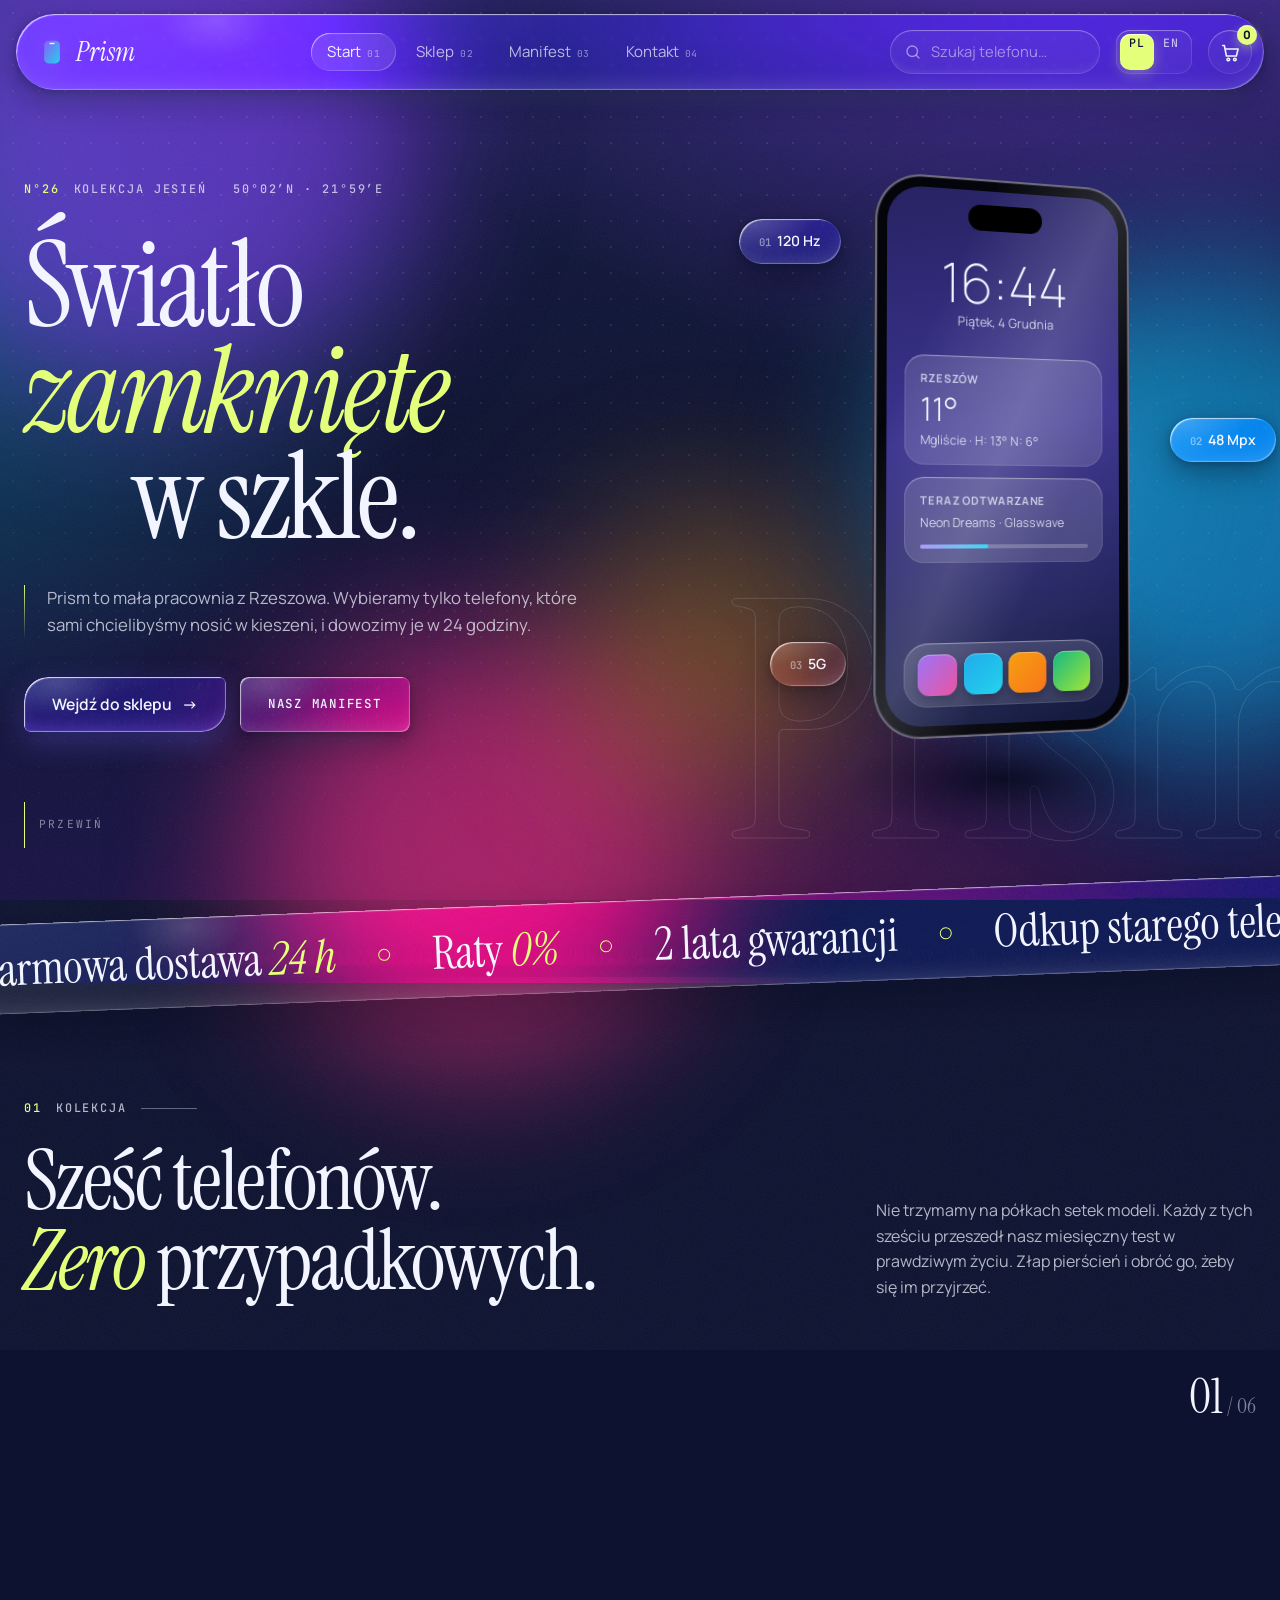
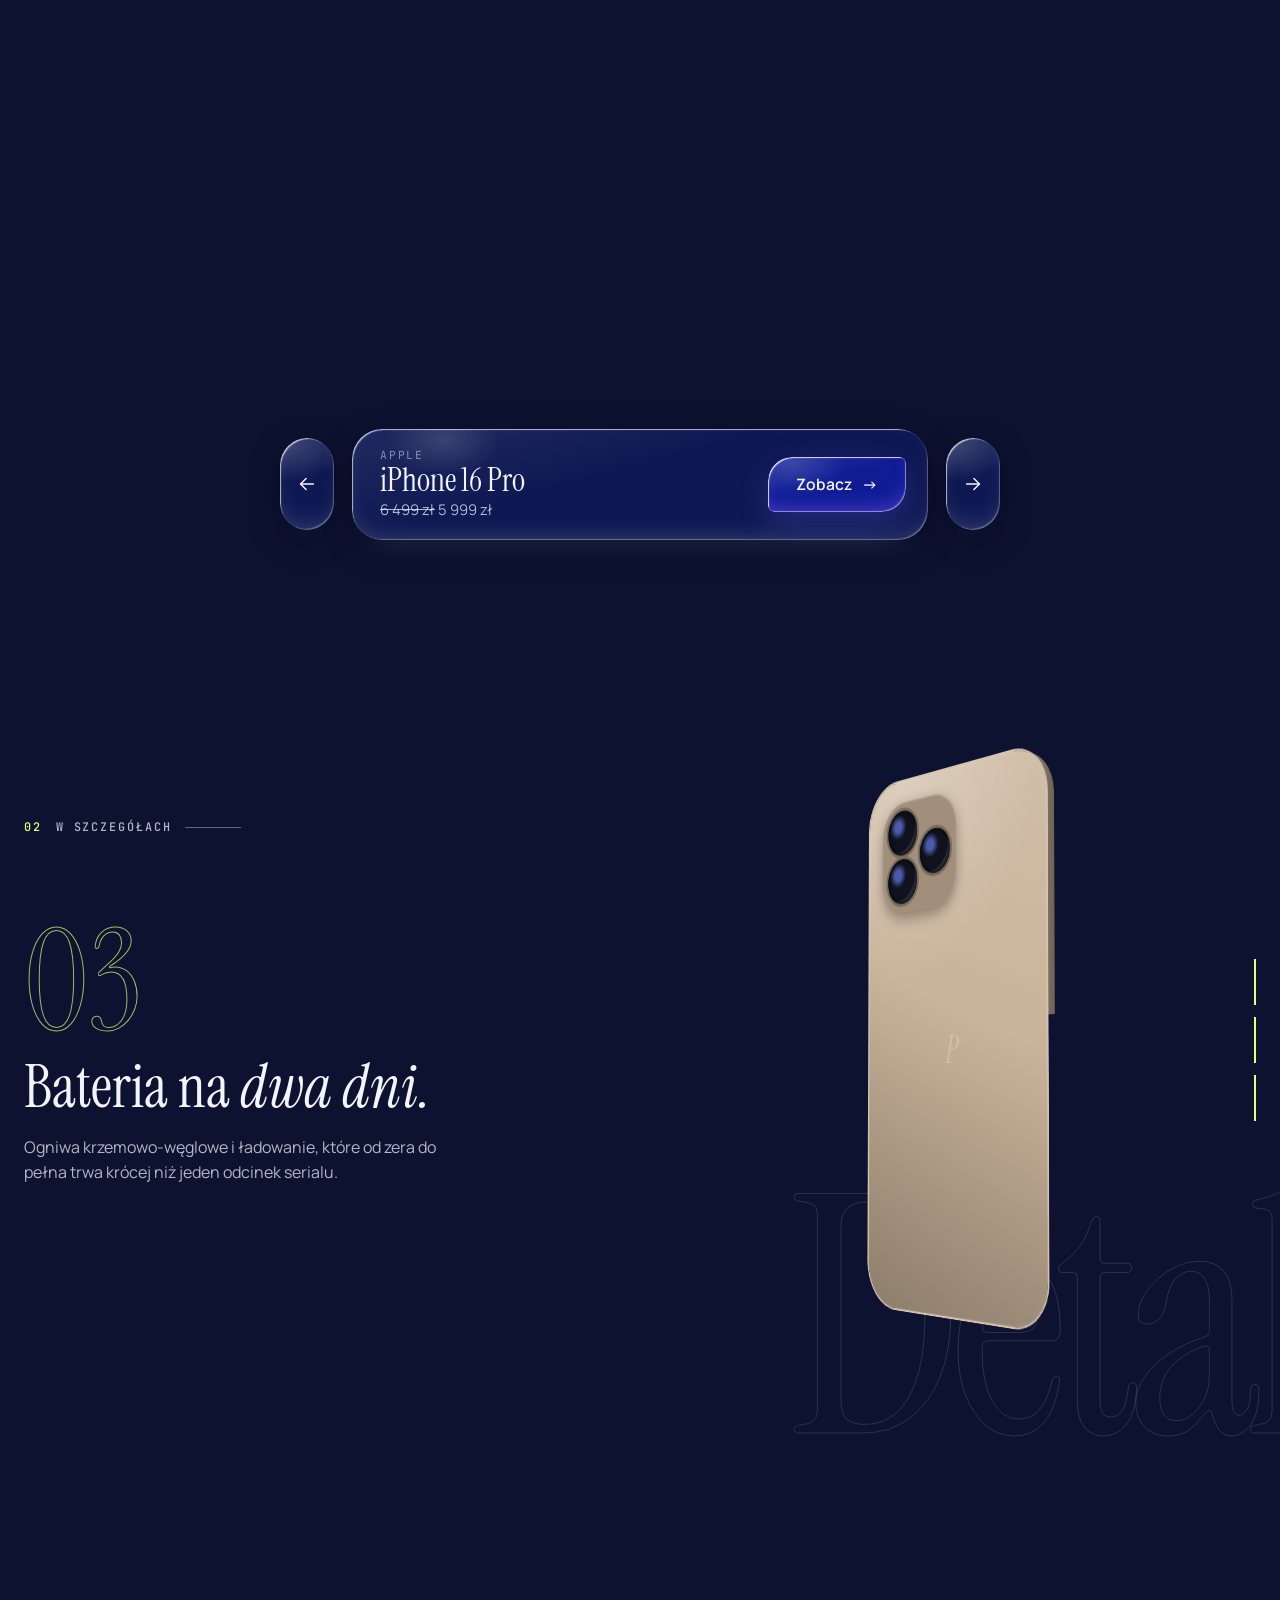
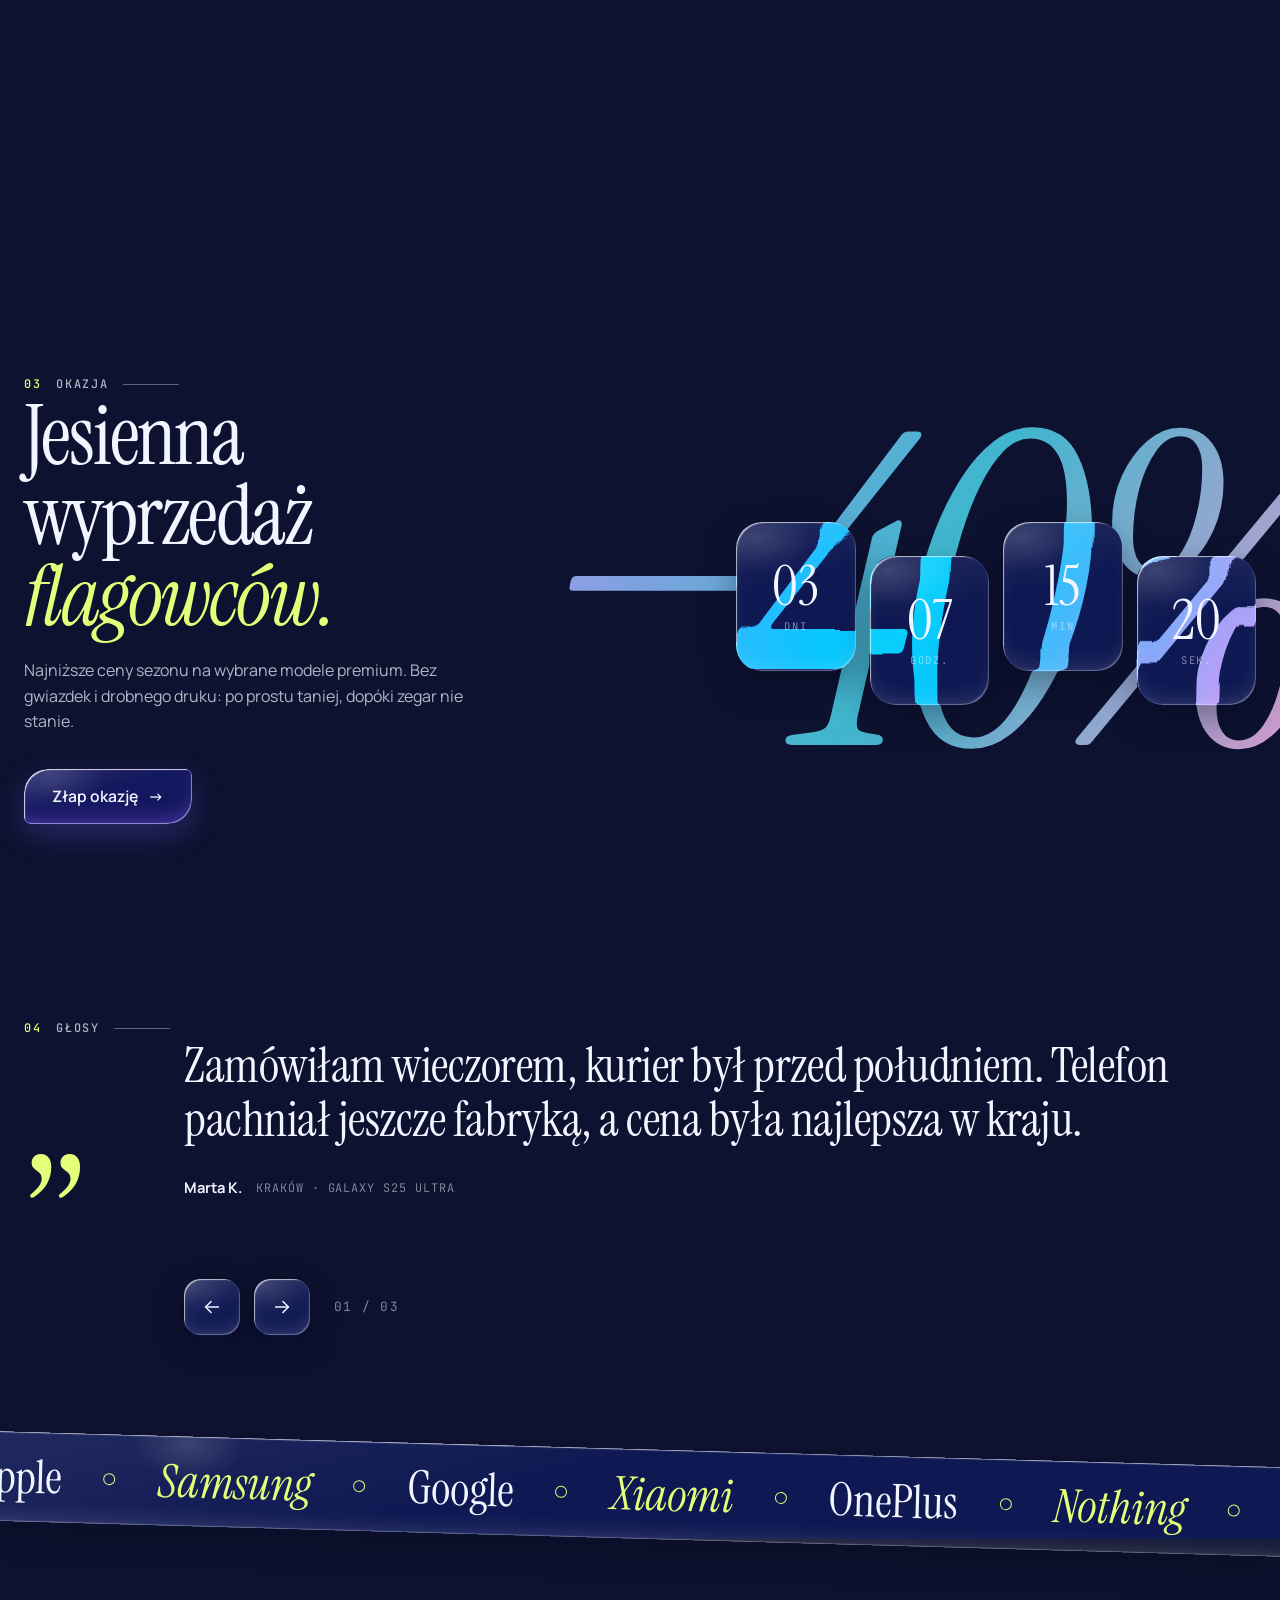
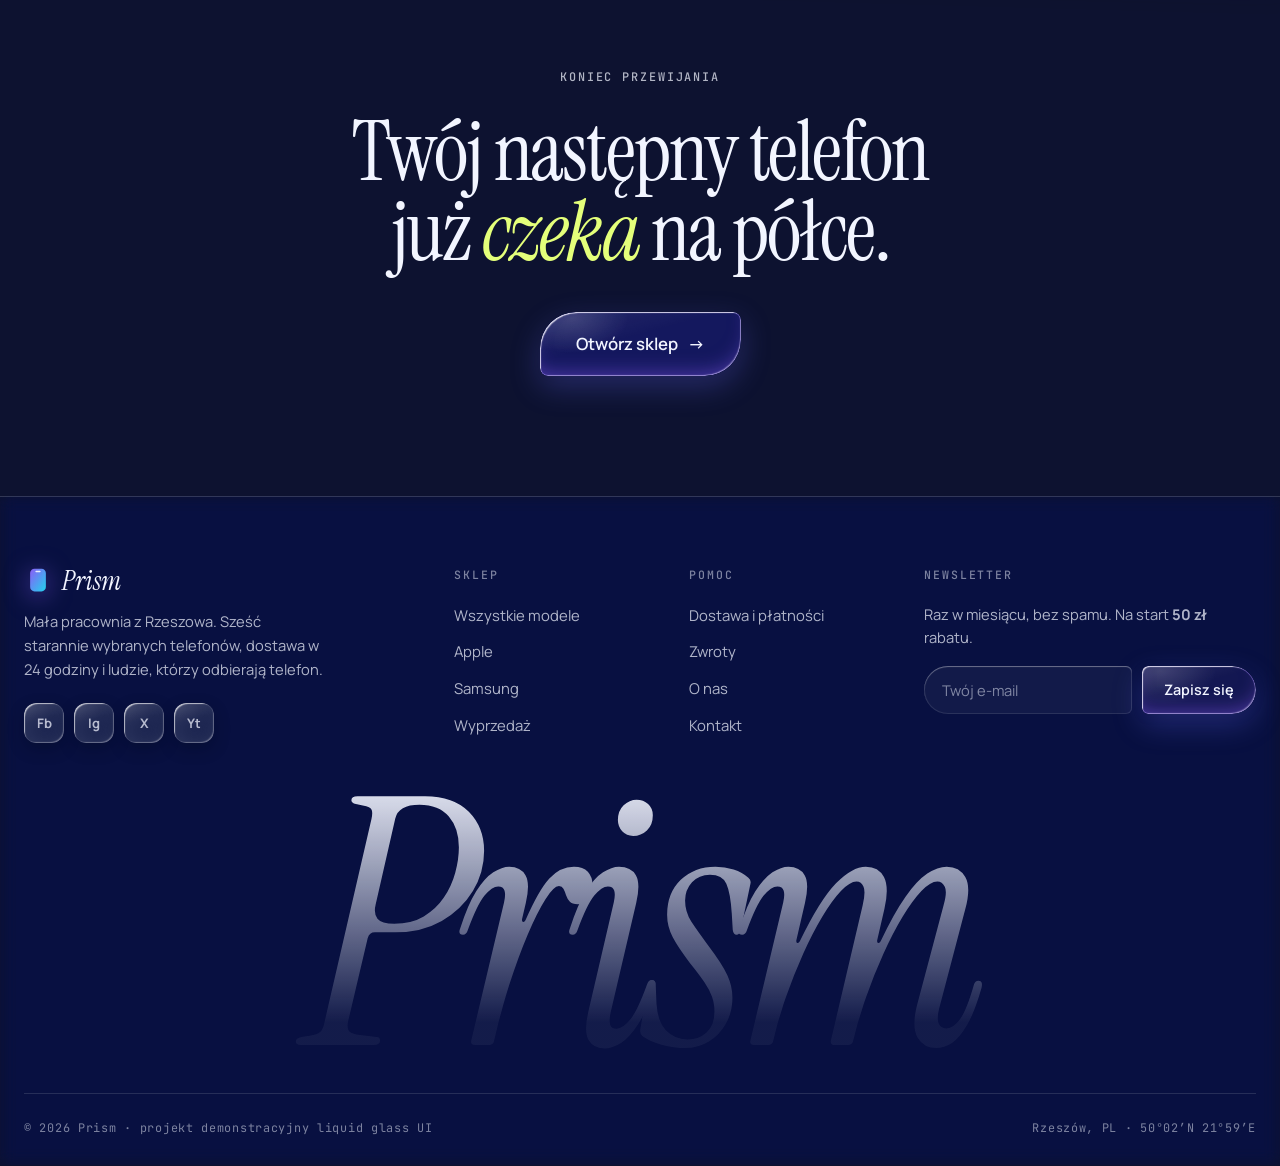
<file: index.html>
<!DOCTYPE html>
<html lang="pl">
<head>
  <meta charset="UTF-8">
  <meta name="viewport" content="width=device-width, initial-scale=1">
  <title data-i18n="meta.home.title">Prism – światło zamknięte w szkle</title>
  <meta name="description" content="Prism – mała pracownia z Rzeszowa. Sześć starannie wybranych smartfonów, dostawa w 24 h, raty 0% i odkup starego telefonu." data-i18n-content="meta.home.desc">
  <link rel="icon" href="data:image/svg+xml,%3Csvg xmlns='http://www.w3.org/2000/svg' viewBox='0 0 64 64'%3E%3Cdefs%3E%3ClinearGradient id='g' x1='0' y1='0' x2='1' y2='1'%3E%3Cstop offset='0' stop-color='%238b5cf6'/%3E%3Cstop offset='1' stop-color='%2322d3ee'/%3E%3C/linearGradient%3E%3C/defs%3E%3Crect x='14' y='6' width='36' height='52' rx='10' fill='url(%23g)'/%3E%3Crect x='26' y='11' width='12' height='3' rx='1.5' fill='rgba(255,255,255,.85)'/%3E%3C/svg%3E">
  <link rel="preconnect" href="https://fonts.googleapis.com">
  <link rel="preconnect" href="https://fonts.gstatic.com" crossorigin>
  <link rel="stylesheet" href="https://fonts.googleapis.com/css2?family=Instrument+Serif:ital@0;1&family=JetBrains+Mono:wght@400;500&family=Manrope:wght@300..800&display=swap">
  <link rel="stylesheet" href="styles.css">
  <script src="i18n.js"></script>
</head>
<body data-page="home">

  <!-- Kurtyna przejścia między podstronami -->
  <div class="curtain" aria-hidden="true"><span>Prism</span><small data-i18n="curtain.home">Start</small></div>

  <!-- Tło: gradient + pływające kule światła -->
  <div class="bg" aria-hidden="true">
    <div class="orb orb-1"></div>
    <div class="orb orb-2"></div>
    <div class="orb orb-3"></div>
    <div class="orb orb-4"></div>
  </div>

  <!-- Filtr SVG – refrakcja ciekłego szkła (feDisplacementMap zniekształca tło pod szkłem) -->
  <svg class="lg-defs" width="0" height="0" aria-hidden="true" focusable="false">
    <defs>
      <linearGradient id="logo-g" x1="0" y1="0" x2="1" y2="1">
        <stop offset="0" stop-color="#8b5cf6"/>
        <stop offset="1" stop-color="#22d3ee"/>
      </linearGradient>
    </defs>
    <filter id="liquid-lens" x="-35%" y="-35%" width="170%" height="170%" color-interpolation-filters="sRGB">
      <feTurbulence type="fractalNoise" baseFrequency="0.005 0.011" numOctaves="2" seed="14" result="noise"/>
      <feGaussianBlur in="noise" stdDeviation="2" result="soft"/>
      <feDisplacementMap in="SourceGraphic" in2="soft" scale="110" xChannelSelector="R" yChannelSelector="G"/>
    </filter>
  </svg>

  <!-- ===== NAGŁÓWEK ===== -->
  <header class="site-header" id="siteHeader">
    <div class="header-inner glass">
      <a class="logo" href="index.html" aria-label="Prism – strona główna" data-i18n-aria-label="nav.logo">
        <svg class="logo-mark" viewBox="0 0 64 64" aria-hidden="true">
          <rect x="14" y="6" width="36" height="52" rx="10" fill="url(#logo-g)"/>
          <rect x="26" y="11" width="12" height="3" rx="1.5" fill="rgba(255,255,255,.85)"/>
        </svg>
        <span>Prism</span>
      </a>

      <nav class="main-nav" id="mainNav" aria-label="Nawigacja główna" data-i18n-aria-label="nav.label">
        <ul>
          <li><a href="index.html" aria-current="page"><span data-i18n="nav.home">Start</span><sup>01</sup></a></li>
          <li><a href="sklep.html"><span data-i18n="nav.shop">Sklep</span><sup>02</sup></a></li>
          <li><a href="manifest.html"><span data-i18n="nav.manifest">Manifest</span><sup>03</sup></a></li>
          <li><a href="kontakt.html"><span data-i18n="nav.contact">Kontakt</span><sup>04</sup></a></li>
        </ul>
      </nav>

      <label class="search-box" for="searchInput">
        <svg viewBox="0 0 24 24" fill="none" stroke="currentColor" stroke-width="1.8" stroke-linecap="round" aria-hidden="true">
          <circle cx="11" cy="11" r="7"/>
          <path d="M20 20l-3.8-3.8"/>
        </svg>
        <input type="search" id="searchInput" placeholder="Szukaj telefonu…" data-i18n-placeholder="nav.search" autocomplete="off" aria-label="Szukaj telefonu" data-i18n-aria-label="nav.searchLabel">
      </label>

      <button class="lang-switch" id="langSwitch" type="button" aria-label="Zmień język na angielski" data-i18n-aria-label="nav.lang">
        <span data-lang="pl">PL</span><span data-lang="en">EN</span>
      </button>

      <button class="cart-btn" id="cartBtn" type="button" aria-label="Koszyk" data-i18n-aria-label="nav.cart">
        <svg viewBox="0 0 24 24" fill="none" stroke="currentColor" stroke-width="1.8" stroke-linecap="round" stroke-linejoin="round" aria-hidden="true">
          <path d="M3 4h2l2.3 12h11.4l2-8H6"/>
          <circle cx="9.5" cy="20" r="1.5"/>
          <circle cx="17" cy="20" r="1.5"/>
        </svg>
        <span class="cart-count" id="cartCount" hidden>0</span>
      </button>

      <button class="menu-toggle" id="menuToggle" type="button" aria-label="Menu" aria-expanded="false" aria-controls="mainNav">
        <span></span><span></span><span></span>
      </button>
    </div>
  </header>

  <main>

    <!-- ===== HERO ===== -->
    <section class="hero" id="start">
      <span class="ghost-word" aria-hidden="true">Prism</span>
      <div class="container hero-grid">
        <div class="hero-copy">
          <div class="hero-meta reveal" style="--d:.5s">
            <span class="label no-line" data-i18n="home.meta"><b>N°26</b> Kolekcja jesień</span>
            <span class="label no-line">50°02′N · 21°59′E</span>
          </div>
          <h1 class="hero-title" data-split style="--d:.45s" data-i18n="home.title">Światło <em>zamknięte</em><br><span class="indent">w szkle.</span></h1>
          <p class="hero-lead reveal" style="--d:.7s" data-i18n="home.lead">Prism to mała pracownia z Rzeszowa. Wybieramy tylko telefony, które sami chcielibyśmy nosić w kieszeni, i dowozimy je w 24 godziny.</p>
          <div class="hero-cta reveal" style="--d:.8s">
            <a class="btn btn-primary glass" href="sklep.html"><span data-i18n="home.ctaShop">Wejdź do sklepu</span> <span class="arrow">→</span></a>
            <a class="btn btn-ghost glass" href="manifest.html" data-i18n="home.ctaManifest">Nasz manifest</a>
          </div>
        </div>

        <div class="stage reveal" style="--d:.6s" aria-hidden="true">
          <div class="stage-glow"></div>
          <div id="heroPhone">
              <div class="screen-time js-clock">9:41</div>
              <div class="screen-date js-date">sobota, 31 października</div>
              
              <div class="widget">
                <span class="w-title">Rzeszów</span>
                <span class="w-big">11°</span>
                <span class="w-sub" data-i18n="screen.weather">Mgliście · H: 13° N: 6°</span>
              </div>
              <div class="widget">
                <span class="w-title" data-i18n="screen.playing">Teraz odtwarzane</span>
                <span class="w-sub">Neon Dreams · Glasswave</span>
                <span class="w-bar"><i></i></span>
              </div>
              <div class="dock"><i></i><i></i><i></i><i></i></div>
          </div>
          <span class="chip glass chip-1"><small>01</small>120 Hz</span>
          <span class="chip glass chip-2"><small>02</small>48 Mpx</span>
          <span class="chip glass chip-3"><small>03</small>5G</span>
        </div>
      </div>
      <div class="scroll-cue" aria-hidden="true"><i></i><span data-i18n="home.scroll">Przewiń</span></div>
    </section>

    <div class="marquee glass " aria-hidden="true">
      <div class="marquee-track"><span data-i18n="marquee.perks.0">Darmowa dostawa <em>24 h</em></span><i class="dot"></i><span data-i18n="marquee.perks.1">Raty <em>0%</em></span><i class="dot"></i><span data-i18n="marquee.perks.2">2 lata gwarancji</span><i class="dot"></i><span data-i18n="marquee.perks.3">Odkup starego telefonu</span><i class="dot"></i><span data-i18n="marquee.perks.4">30 dni na <em>zmianę zdania</em></span><i class="dot"></i></div>
      <div class="marquee-track"><span data-i18n="marquee.perks.0">Darmowa dostawa <em>24 h</em></span><i class="dot"></i><span data-i18n="marquee.perks.1">Raty <em>0%</em></span><i class="dot"></i><span data-i18n="marquee.perks.2">2 lata gwarancji</span><i class="dot"></i><span data-i18n="marquee.perks.3">Odkup starego telefonu</span><i class="dot"></i><span data-i18n="marquee.perks.4">30 dni na <em>zmianę zdania</em></span><i class="dot"></i></div>
    </div>

    <!-- ===== KOLEKCJA: pierścień 3D ===== -->
    <section class="collection" id="kolekcja">
      <div class="container">
        <div class="section-top">
          <div>
            <span class="label reveal" data-i18n="home.colLabel"><b>01</b> Kolekcja</span>
            <h2 class="display" data-split data-i18n="home.colTitle">Sześć telefonów.<br><em>Zero</em> przypadkowych.</h2>
          </div>
          <p class="reveal" data-i18n="home.colText">Nie trzymamy na półkach setek modeli. Każdy z tych sześciu przeszedł nasz miesięczny test w prawdziwym życiu. Złap pierścień i obróć go, żeby się im przyjrzeć.</p>
        </div>

        <div class="ring-stage reveal" id="ringStage">
          <div class="ring" id="ring"></div>
          <span class="ring-count" id="ringCount"></span>
        </div>

        <div class="ring-ui">
          <button class="round-btn glass" id="ringPrev" type="button" aria-label="Poprzedni model" data-i18n-aria-label="home.ringPrev"><svg viewBox="0 0 24 24" fill="none" stroke="currentColor" stroke-width="1.6" stroke-linecap="round" stroke-linejoin="round" aria-hidden="true"><path d="M19 12H5"/><path d="M11 6l-6 6 6 6"/></svg></button>
          <div class="ring-info glass" id="ringInfo" aria-live="polite">
            <div class="r-text"></div>
            <a class="btn btn-primary glass" href="sklep.html"><span data-i18n="home.ringSee">Zobacz</span> <span class="arrow">→</span></a>
          </div>
          <button class="round-btn glass" id="ringNext" type="button" aria-label="Następny model" data-i18n-aria-label="home.ringNext"><svg viewBox="0 0 24 24" fill="none" stroke="currentColor" stroke-width="1.6" stroke-linecap="round" stroke-linejoin="round" aria-hidden="true"><path d="M5 12h14"/><path d="M13 6l6 6-6 6"/></svg></button>
        </div>
      </div>
    </section>

    <!-- ===== DETAL: przyklejony telefon + rozdziały ===== -->
    <section class="story" id="detal">
      <div class="story-sticky container">
        <span class="ghost-word" aria-hidden="true" data-i18n="home.storyGhost">Detal</span>
        <div class="story-copy">
          <span class="label" data-i18n="home.storyLabel"><b>02</b> W szczegółach</span>
          <div class="chapters">
            <div class="chapter active">
              <span class="ch-num">01</span>
              <h3 data-i18n="home.ch1Title">Ekran, który <em>oddycha.</em></h3>
              <p data-i18n="home.ch1Text">Do 120 klatek na sekundę i jasność, przy której czytasz w pełnym słońcu. Przewijanie przypomina przesuwanie kartki, a nie pikseli.</p>
            </div>
            <div class="chapter">
              <span class="ch-num">02</span>
              <h3 data-i18n="home.ch2Title">Aparat <em>z pamięcią.</em></h3>
              <p data-i18n="home.ch2Text">Trzy obiektywy, jeden cel: zdjęcie, które za dziesięć lat nadal wywoła to samo uczucie co w chwili, gdy je robiłeś.</p>
            </div>
            <div class="chapter">
              <span class="ch-num">03</span>
              <h3 data-i18n="home.ch3Title">Bateria na <em>dwa dni.</em></h3>
              <p data-i18n="home.ch3Text">Ogniwa krzemowo-węglowe i ładowanie, które od zera do pełna trwa krócej niż jeden odcinek serialu.</p>
            </div>
          </div>
        </div>
        <div class="story-stage" aria-hidden="true">
          <div id="storyPhone">
            <div class="scr scr-display on" data-ch="0"><span data-i18n="home.scr1">Odświeżanie · Hz</span><strong>120</strong></div>
            <div class="scr scr-camera" data-ch="1"><i class="grid"></i><i class="shutter"></i></div>
            <div class="scr scr-power" data-ch="2"><div class="battery"><i></i></div><span data-i18n="home.scr3">Ładowanie 100 W</span><strong id="batteryLabel">20%</strong></div>
          </div>
          <div class="story-progress"><i></i><i></i><i></i></div>
        </div>
      </div>
    </section>

    <!-- ===== OKAZJA ===== -->
    <section class="deal" id="okazja">
      <span class="deal-num" aria-hidden="true">−40%</span>
      <div class="container deal-grid">
        <div class="deal-copy">
          <span class="label reveal" data-i18n="home.dealLabel"><b>03</b> Okazja</span>
          <h2 class="display" data-split data-i18n="home.dealTitle">Jesienna<br>wyprzedaż <em>flagowców.</em></h2>
          <p class="reveal" data-i18n="home.dealText">Najniższe ceny sezonu na wybrane modele premium. Bez gwiazdek i drobnego druku: po prostu taniej, dopóki zegar nie stanie.</p>
          <a class="btn btn-primary glass reveal" href="sklep.html"><span data-i18n="home.dealCta">Złap okazję</span> <span class="arrow">→</span></a>
        </div>
        <div class="countdown reveal" role="timer" aria-label="Czas do końca promocji" data-i18n-aria-label="home.timer">
          <div class="time-box glass"><span class="t-num" id="cd-days">00</span><span class="t-label" data-i18n="home.days">dni</span></div>
          <div class="time-box glass"><span class="t-num" id="cd-hours">00</span><span class="t-label" data-i18n="home.hours">godz.</span></div>
          <div class="time-box glass"><span class="t-num" id="cd-mins">00</span><span class="t-label">min</span></div>
          <div class="time-box glass"><span class="t-num" id="cd-secs">00</span><span class="t-label" data-i18n="home.secs">sek.</span></div>
        </div>
      </div>
    </section>

    <!-- ===== GŁOSY ===== -->
    <section class="voices" id="glosy">
      <div class="container">
        <span class="label reveal" data-i18n="home.voicesLabel"><b>04</b> Głosy</span>
        <div class="voice-wrap">
          <div class="voice-mark" aria-hidden="true">„</div>
          <div>
            <div class="voice-list">
              <figure class="voice active">
                <blockquote data-i18n="home.v1">Zamówiłam wieczorem, kurier był przed południem. Telefon pachniał jeszcze fabryką, a cena była najlepsza w kraju.</blockquote>
                <figcaption><strong>Marta K.</strong><span data-i18n="home.v1By">KRAKÓW · GALAXY S25 ULTRA</span></figcaption>
              </figure>
              <figure class="voice">
                <blockquote data-i18n="home.v2">Oddałem stary telefon w rozliczeniu. Wycena uczciwa, wszystko trwało dziesięć minut i kawę.</blockquote>
                <figcaption><strong>Tomasz W.</strong><span>RZESZÓW · PIXEL 9 PRO</span></figcaption>
              </figure>
              <figure class="voice">
                <blockquote data-i18n="home.v3">Raty zero procent naprawdę bez haczyków. Pomogli mi nawet przenieść zdjęcia z ośmiu lat.</blockquote>
                <figcaption><strong>Aleksandra P.</strong><span data-i18n="home.v3By">WARSZAWA · IPHONE 16 PRO</span></figcaption>
              </figure>
            </div>
            <div class="voice-nav">
              <button class="round-btn glass" id="voicePrev" type="button" aria-label="Poprzednia opinia" data-i18n-aria-label="home.vPrev"><svg viewBox="0 0 24 24" fill="none" stroke="currentColor" stroke-width="1.6" stroke-linecap="round" stroke-linejoin="round" aria-hidden="true"><path d="M19 12H5"/><path d="M11 6l-6 6 6 6"/></svg></button>
              <button class="round-btn glass" id="voiceNext" type="button" aria-label="Następna opinia" data-i18n-aria-label="home.vNext"><svg viewBox="0 0 24 24" fill="none" stroke="currentColor" stroke-width="1.6" stroke-linecap="round" stroke-linejoin="round" aria-hidden="true"><path d="M5 12h14"/><path d="M13 6l6 6-6 6"/></svg></button>
              <span class="count" id="voiceCount">01 / 03</span>
            </div>
          </div>
        </div>
      </div>
    </section>

    <div class="marquee glass tilt-right reverse" aria-hidden="true">
      <div class="marquee-track"><span data-i18n="marquee.brands.0">Apple</span><i class="dot"></i><span data-i18n="marquee.brands.1"><em>Samsung</em></span><i class="dot"></i><span data-i18n="marquee.brands.2">Google</span><i class="dot"></i><span data-i18n="marquee.brands.3"><em>Xiaomi</em></span><i class="dot"></i><span data-i18n="marquee.brands.4">OnePlus</span><i class="dot"></i><span data-i18n="marquee.brands.5"><em>Nothing</em></span><i class="dot"></i></div>
      <div class="marquee-track"><span data-i18n="marquee.brands.0">Apple</span><i class="dot"></i><span data-i18n="marquee.brands.1"><em>Samsung</em></span><i class="dot"></i><span data-i18n="marquee.brands.2">Google</span><i class="dot"></i><span data-i18n="marquee.brands.3"><em>Xiaomi</em></span><i class="dot"></i><span data-i18n="marquee.brands.4">OnePlus</span><i class="dot"></i><span data-i18n="marquee.brands.5"><em>Nothing</em></span><i class="dot"></i></div>
    </div>

    <!-- ===== FINAŁ ===== -->
    <section class="finale">
      <div class="container">
        <span class="label no-line reveal" data-i18n="home.endLabel">Koniec przewijania</span>
        <h2 class="display" data-split data-i18n="home.endTitle">Twój następny telefon<br>już <em>czeka</em> na półce.</h2>
        <a class="btn btn-primary btn-lg glass reveal" href="sklep.html"><span data-i18n="home.endCta">Otwórz sklep</span> <span class="arrow">→</span></a>
      </div>
    </section>

  </main>

  <!-- ===== STOPKA ===== -->
  <footer class="site-footer">
    <div class="container">
      <div class="footer-grid">
        <div class="footer-about">
          <a class="logo" href="index.html">
            <svg class="logo-mark" viewBox="0 0 64 64" aria-hidden="true">
              <rect x="14" y="6" width="36" height="52" rx="10" fill="url(#logo-g)"/>
              <rect x="26" y="11" width="12" height="3" rx="1.5" fill="rgba(255,255,255,.85)"/>
            </svg>
            <span>Prism</span>
          </a>
          <p data-i18n="footer.about">Mała pracownia z Rzeszowa. Sześć starannie wybranych telefonów, dostawa w 24 godziny i ludzie, którzy odbierają telefon.</p>
          <div class="socials">
            <a href="#" class="glass" aria-label="Facebook">Fb</a>
            <a href="#" class="glass" aria-label="Instagram">Ig</a>
            <a href="#" class="glass" aria-label="X">X</a>
            <a href="#" class="glass" aria-label="YouTube">Yt</a>
          </div>
        </div>

        <nav class="footer-col" aria-label="Sklep" data-i18n-aria-label="footer.shop">
          <h4 data-i18n="footer.shop">Sklep</h4>
          <ul>
            <li><a href="sklep.html" data-i18n="footer.all">Wszystkie modele</a></li>
            <li><a href="sklep.html?q=apple">Apple</a></li>
            <li><a href="sklep.html?q=samsung">Samsung</a></li>
            <li><a href="index.html#okazja" data-i18n="footer.sale">Wyprzedaż</a></li>
          </ul>
        </nav>

        <nav class="footer-col" aria-label="Pomoc" data-i18n-aria-label="footer.help">
          <h4 data-i18n="footer.help">Pomoc</h4>
          <ul>
            <li><a href="kontakt.html#faq" data-i18n="footer.delivery">Dostawa i płatności</a></li>
            <li><a href="kontakt.html#faq" data-i18n="footer.returns">Zwroty</a></li>
            <li><a href="manifest.html" data-i18n="footer.about2">O nas</a></li>
            <li><a href="kontakt.html" data-i18n="nav.contact">Kontakt</a></li>
          </ul>
        </nav>

        <div class="footer-col footer-news">
          <h4>Newsletter</h4>
          <p data-i18n="footer.newsText">Raz w miesiącu, bez spamu. Na start <strong>50 zł</strong> rabatu.</p>
          <form class="newsletter-form" id="newsletterForm" novalidate>
            <input type="email" id="newsletterEmail" placeholder="Twój e-mail" data-i18n-placeholder="footer.email" required aria-label="Adres e-mail" data-i18n-aria-label="footer.emailLabel">
            <button class="btn btn-primary glass" type="submit" data-i18n="footer.subscribe">Zapisz się</button>
          </form>
          <p class="newsletter-msg" id="newsletterMsg" hidden data-i18n="footer.thanks">Dziękujemy, sprawdź skrzynkę.</p>
        </div>
      </div>

      <p class="footer-word" aria-hidden="true">Prism</p>

      <div class="footer-bottom">
        <p>© <span class="js-year">2026</span> Prism · <span data-i18n="footer.demo">projekt demonstracyjny liquid glass UI</span></p>
        <p>Rzeszów, PL · 50°02′N 21°59′E</p>
      </div>
    </div>
  </footer>

  <!-- ===== KOSZYK ===== -->
  <div class="scrim" id="scrim"></div>
  <aside class="drawer glass" id="drawer" aria-hidden="true" aria-label="Koszyk" data-i18n-aria-label="nav.cart">
    <div class="drawer-head">
      <h2><span data-i18n="cart.title">Koszyk</span><em id="drawerQty"></em></h2>
      <button class="icon-btn" id="drawerClose" type="button" aria-label="Zamknij koszyk" data-i18n-aria-label="cart.close">
        <svg viewBox="0 0 24 24" fill="none" stroke="currentColor" stroke-width="1.8" stroke-linecap="round" aria-hidden="true"><path d="M6 6l12 12M18 6L6 18"/></svg>
      </button>
    </div>
    <div class="drawer-items" id="drawerItems"></div>
    <div class="drawer-foot">
      <div class="drawer-total"><span data-i18n="cart.total">Razem</span><strong id="drawerTotal">0 zł</strong></div>
      <p class="drawer-note" data-i18n="cart.note">Dostawa gratis · wysyłka w 24 h · 30 dni na zwrot</p>
      <button class="btn btn-primary glass" id="checkoutBtn" type="button"><span data-i18n="cart.checkout">Przejdź do kasy</span> <span class="arrow">→</span></button>
    </div>
  </aside>

  <div class="toast glass" id="toast" role="status" aria-live="polite"></div>
  <div class="cursor-lens glass" id="cursorLens" aria-hidden="true"></div>

  <script src="data.js"></script>
  <script src="script.js"></script>
</body>
</html>
</file>
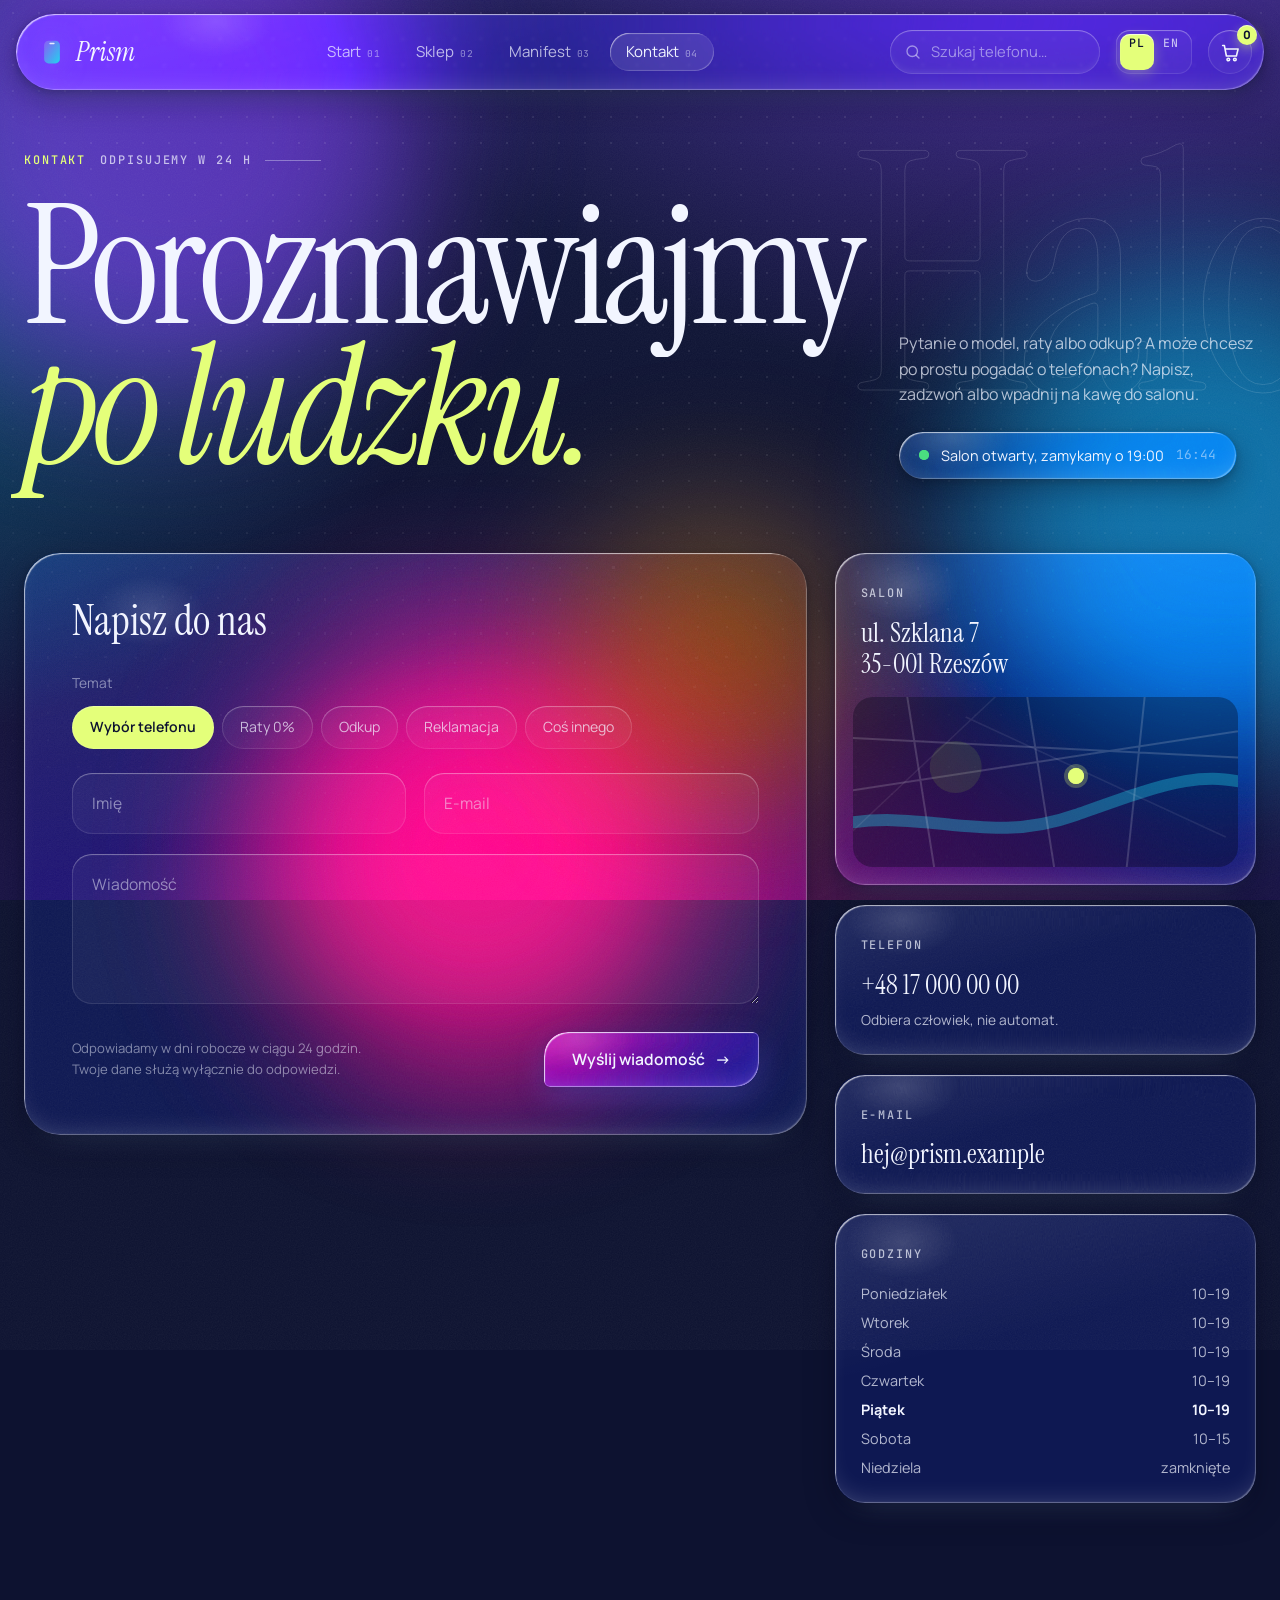
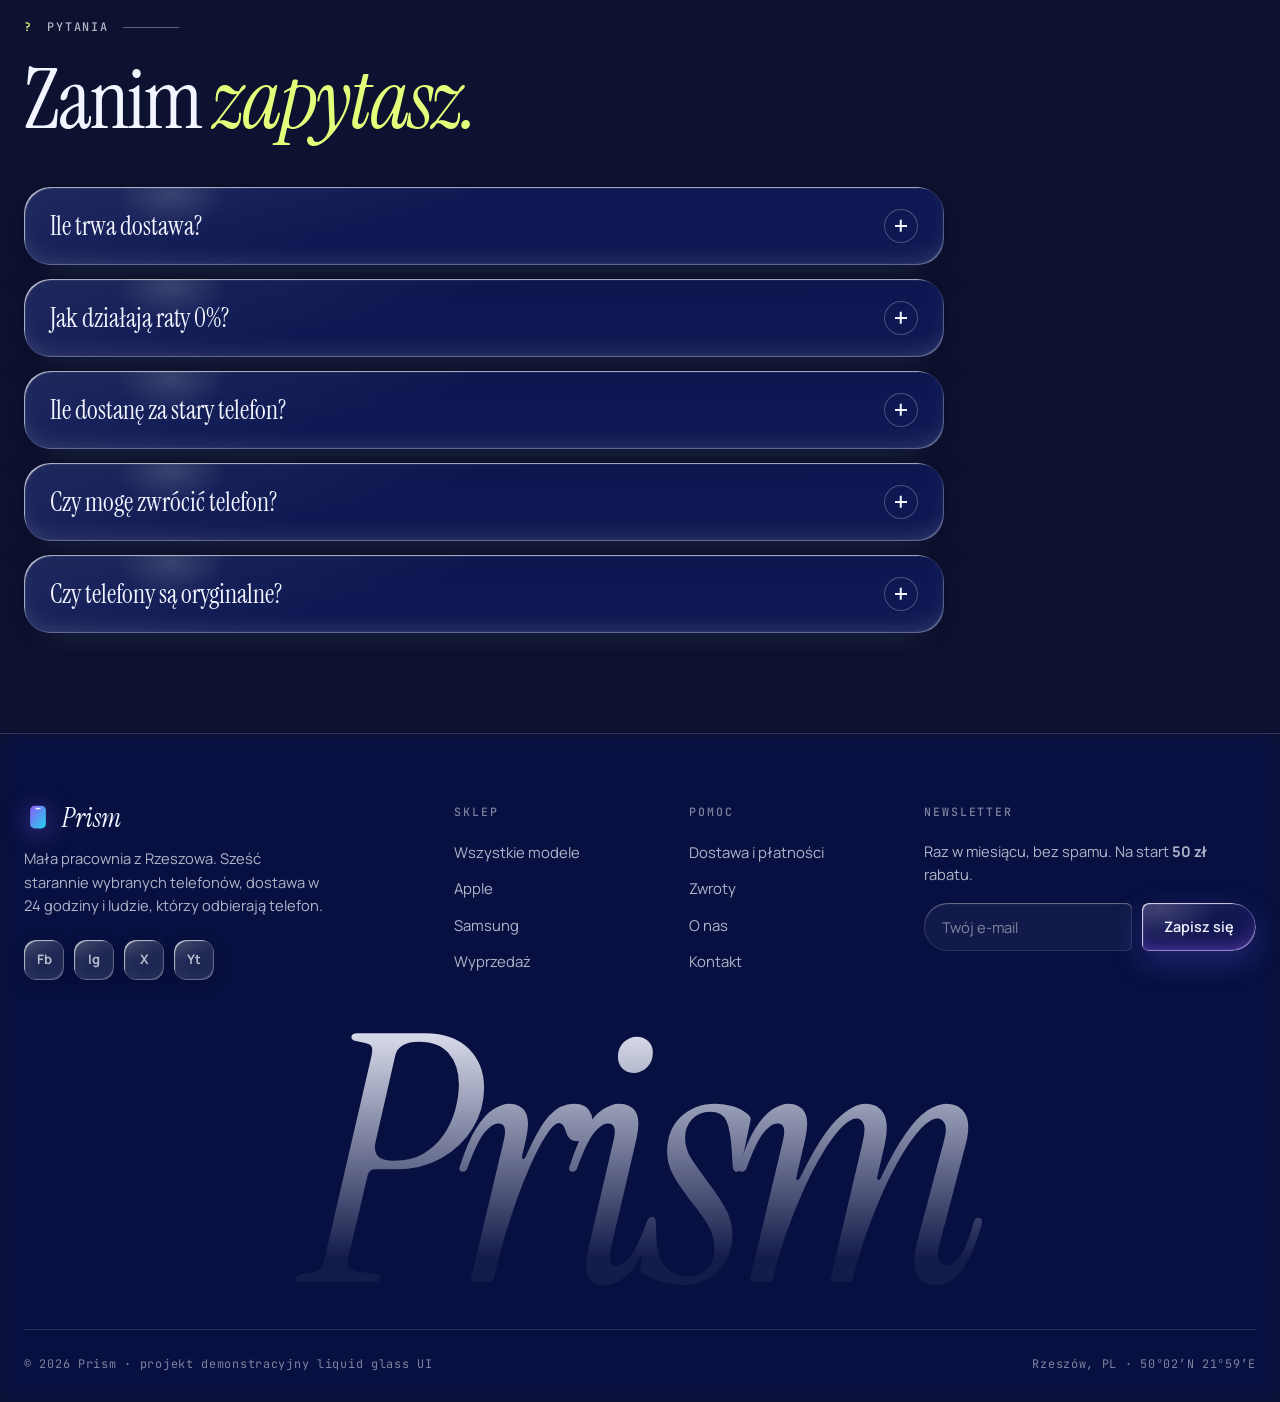
<file: kontakt.html>
<!DOCTYPE html>
<html lang="pl">
<head>
  <meta charset="UTF-8">
  <meta name="viewport" content="width=device-width, initial-scale=1">
  <title data-i18n="meta.contact.title">Kontakt – Prism</title>
  <meta name="description" content="Napisz, zadzwoń albo wpadnij do salonu Prism w Rzeszowie. Odpowiadamy w 24 godziny." data-i18n-content="meta.contact.desc">
  <link rel="icon" href="data:image/svg+xml,%3Csvg xmlns='http://www.w3.org/2000/svg' viewBox='0 0 64 64'%3E%3Cdefs%3E%3ClinearGradient id='g' x1='0' y1='0' x2='1' y2='1'%3E%3Cstop offset='0' stop-color='%238b5cf6'/%3E%3Cstop offset='1' stop-color='%2322d3ee'/%3E%3C/linearGradient%3E%3C/defs%3E%3Crect x='14' y='6' width='36' height='52' rx='10' fill='url(%23g)'/%3E%3Crect x='26' y='11' width='12' height='3' rx='1.5' fill='rgba(255,255,255,.85)'/%3E%3C/svg%3E">
  <link rel="preconnect" href="https://fonts.googleapis.com">
  <link rel="preconnect" href="https://fonts.gstatic.com" crossorigin>
  <link rel="stylesheet" href="https://fonts.googleapis.com/css2?family=Instrument+Serif:ital@0;1&family=JetBrains+Mono:wght@400;500&family=Manrope:wght@300..800&display=swap">
  <link rel="stylesheet" href="styles.css">
  <script src="i18n.js"></script>
</head>
<body data-page="contact">

  <!-- Kurtyna przejścia między podstronami -->
  <div class="curtain" aria-hidden="true"><span>Prism</span><small data-i18n="curtain.contact">Kontakt</small></div>

  <!-- Tło: gradient + pływające kule światła -->
  <div class="bg" aria-hidden="true">
    <div class="orb orb-1"></div>
    <div class="orb orb-2"></div>
    <div class="orb orb-3"></div>
    <div class="orb orb-4"></div>
  </div>

  <!-- Filtr SVG – refrakcja ciekłego szkła (feDisplacementMap zniekształca tło pod szkłem) -->
  <svg class="lg-defs" width="0" height="0" aria-hidden="true" focusable="false">
    <defs>
      <linearGradient id="logo-g" x1="0" y1="0" x2="1" y2="1">
        <stop offset="0" stop-color="#8b5cf6"/>
        <stop offset="1" stop-color="#22d3ee"/>
      </linearGradient>
    </defs>
    <filter id="liquid-lens" x="-35%" y="-35%" width="170%" height="170%" color-interpolation-filters="sRGB">
      <feTurbulence type="fractalNoise" baseFrequency="0.005 0.011" numOctaves="2" seed="14" result="noise"/>
      <feGaussianBlur in="noise" stdDeviation="2" result="soft"/>
      <feDisplacementMap in="SourceGraphic" in2="soft" scale="110" xChannelSelector="R" yChannelSelector="G"/>
    </filter>
  </svg>

  <!-- ===== NAGŁÓWEK ===== -->
  <header class="site-header" id="siteHeader">
    <div class="header-inner glass">
      <a class="logo" href="index.html" aria-label="Prism – strona główna" data-i18n-aria-label="nav.logo">
        <svg class="logo-mark" viewBox="0 0 64 64" aria-hidden="true">
          <rect x="14" y="6" width="36" height="52" rx="10" fill="url(#logo-g)"/>
          <rect x="26" y="11" width="12" height="3" rx="1.5" fill="rgba(255,255,255,.85)"/>
        </svg>
        <span>Prism</span>
      </a>

      <nav class="main-nav" id="mainNav" aria-label="Nawigacja główna" data-i18n-aria-label="nav.label">
        <ul>
          <li><a href="index.html"><span data-i18n="nav.home">Start</span><sup>01</sup></a></li>
          <li><a href="sklep.html"><span data-i18n="nav.shop">Sklep</span><sup>02</sup></a></li>
          <li><a href="manifest.html"><span data-i18n="nav.manifest">Manifest</span><sup>03</sup></a></li>
          <li><a href="kontakt.html" aria-current="page"><span data-i18n="nav.contact">Kontakt</span><sup>04</sup></a></li>
        </ul>
      </nav>

      <label class="search-box" for="searchInput">
        <svg viewBox="0 0 24 24" fill="none" stroke="currentColor" stroke-width="1.8" stroke-linecap="round" aria-hidden="true">
          <circle cx="11" cy="11" r="7"/>
          <path d="M20 20l-3.8-3.8"/>
        </svg>
        <input type="search" id="searchInput" placeholder="Szukaj telefonu…" data-i18n-placeholder="nav.search" autocomplete="off" aria-label="Szukaj telefonu" data-i18n-aria-label="nav.searchLabel">
      </label>

      <button class="lang-switch" id="langSwitch" type="button" aria-label="Zmień język na angielski" data-i18n-aria-label="nav.lang">
        <span data-lang="pl">PL</span><span data-lang="en">EN</span>
      </button>

      <button class="cart-btn" id="cartBtn" type="button" aria-label="Koszyk" data-i18n-aria-label="nav.cart">
        <svg viewBox="0 0 24 24" fill="none" stroke="currentColor" stroke-width="1.8" stroke-linecap="round" stroke-linejoin="round" aria-hidden="true">
          <path d="M3 4h2l2.3 12h11.4l2-8H6"/>
          <circle cx="9.5" cy="20" r="1.5"/>
          <circle cx="17" cy="20" r="1.5"/>
        </svg>
        <span class="cart-count" id="cartCount" hidden>0</span>
      </button>

      <button class="menu-toggle" id="menuToggle" type="button" aria-label="Menu" aria-expanded="false" aria-controls="mainNav">
        <span></span><span></span><span></span>
      </button>
    </div>
  </header>

  <main>

    <section class="page-hero">
      <span class="ghost-word" aria-hidden="true" style="right:-3vw; top:16vh" data-i18n="contact.ghost">Halo</span>
      <div class="container">
        <span class="label reveal" style="--d:.5s" data-i18n="contact.label"><b>Kontakt</b> Odpisujemy w 24 h</span>
        <div class="page-intro">
          <h1 class="page-title" data-split style="--d:.45s" data-i18n="contact.title">Porozmawiajmy<br><em>po ludzku.</em></h1>
          <div class="reveal" style="--d:.7s">
            <p data-i18n="contact.intro">Pytanie o model, raty albo odkup? A może chcesz po prostu pogadać o telefonach? Napisz, zadzwoń albo wpadnij na kawę do salonu.</p>
            <div class="status-pill glass" id="statusPill" style="margin-top:24px">
              <span class="pulse" aria-hidden="true"></span>
              <span id="statusText" data-i18n="contact.checking">Sprawdzamy, czy salon jest otwarty…</span>
              <time id="statusTime"></time>
            </div>
          </div>
        </div>
      </div>
    </section>

    <section class="contact">
      <div class="container contact-grid">
        <form class="form-card glass reveal" id="contactForm" novalidate>
          <h2 data-i18n="contact.formTitle">Napisz do nas</h2>
          <fieldset class="topics">
            <legend data-i18n="contact.topic">Temat</legend>
            <div>
              <input type="radio" name="topic" id="topic0" value="Wybór telefonu" checked><label for="topic0" data-i18n="contact.topic0">Wybór telefonu</label>
              <input type="radio" name="topic" id="topic1" value="Raty 0%"><label for="topic1" data-i18n="contact.topic1">Raty 0%</label>
              <input type="radio" name="topic" id="topic2" value="Odkup"><label for="topic2" data-i18n="contact.topic2">Odkup</label>
              <input type="radio" name="topic" id="topic3" value="Reklamacja"><label for="topic3" data-i18n="contact.topic3">Reklamacja</label>
              <input type="radio" name="topic" id="topic4" value="Coś innego"><label for="topic4" data-i18n="contact.topic4">Coś innego</label>
            </div>
          </fieldset>
          <div class="field-row">
            <div class="field"><input id="fName" name="name" type="text" placeholder=" " autocomplete="name" required><label for="fName" data-i18n="contact.name">Imię</label></div>
            <div class="field"><input id="fEmail" name="email" type="email" placeholder=" " autocomplete="email" required><label for="fEmail">E-mail</label></div>
          </div>
          <div class="field"><textarea id="fMsg" name="message" placeholder=" " required></textarea><label for="fMsg" data-i18n="contact.msg">Wiadomość</label></div>
          <div class="form-foot">
            <p data-i18n="contact.privacy">Odpowiadamy w dni robocze w ciągu 24 godzin. Twoje dane służą wyłącznie do odpowiedzi.</p>
            <button class="btn btn-primary glass" type="submit"><span data-i18n="contact.send">Wyślij wiadomość</span> <span class="arrow">→</span></button>
          </div>
        </form>

        <div class="info-stack">
          <div class="info-card glass reveal">
            <span class="label no-line" data-i18n="contact.studio">Salon</span>
            <address data-i18n="contact.address">ul. Szklana 7<br>35-001 Rzeszów</address>
            <div class="map" aria-hidden="true">
              <svg viewBox="0 0 400 170" preserveAspectRatio="xMidYMid slice" fill="none">
                <path d="M-10 128 C 80 110, 140 150, 230 118 S 360 70, 420 92" stroke="rgba(34,211,238,.35)" stroke-width="12" stroke-linecap="round"/>
                <path d="M-10 40 L420 62 M60 -10 L90 180 M180 -10 L210 180 M300 -10 L280 180 M-10 96 L420 30" stroke="rgba(255,255,255,.16)" stroke-width="2"/>
                <path d="M120 20 L380 140 M-10 150 L160 -10" stroke="rgba(255,255,255,.08)" stroke-width="1.5"/>
                <circle cx="110" cy="70" r="26" fill="rgba(163,230,53,.12)"/>
              </svg>
              <span class="pin"></span>
            </div>
          </div>
          <div class="info-card glass reveal" style="--d:.06s">
            <span class="label no-line" data-i18n="contact.phone">Telefon</span>
            <a href="tel:+48170000000">+48 17 000 00 00</a>
            <p data-i18n="contact.phoneNote">Odbiera człowiek, nie automat.</p>
          </div>
          <div class="info-card glass reveal" style="--d:.12s">
            <span class="label no-line">E-mail</span>
            <a href="mailto:hej@prism.example">hej@prism.example</a>
          </div>
          <div class="info-card glass reveal" style="--d:.18s">
            <span class="label no-line" data-i18n="contact.hours">Godziny</span>
            <div class="hours">
              <div data-day="1"><span data-i18n="day.1">Poniedziałek</span><span>10–19</span></div>
              <div data-day="2"><span data-i18n="day.2">Wtorek</span><span>10–19</span></div>
              <div data-day="3"><span data-i18n="day.3">Środa</span><span>10–19</span></div>
              <div data-day="4"><span data-i18n="day.4">Czwartek</span><span>10–19</span></div>
              <div data-day="5"><span data-i18n="day.5">Piątek</span><span>10–19</span></div>
              <div data-day="6"><span data-i18n="day.6">Sobota</span><span>10–15</span></div>
              <div data-day="0"><span data-i18n="day.0">Niedziela</span><span data-i18n="contact.closed">zamknięte</span></div>
            </div>
          </div>
        </div>
      </div>
    </section>

    <section class="faq" id="faq">
      <div class="container">
        <div class="section-top">
          <div>
            <span class="label reveal" data-i18n="contact.faqLabel"><b>?</b> Pytania</span>
            <h2 class="display" data-split data-i18n="contact.faqTitle">Zanim <em>zapytasz.</em></h2>
          </div>
        </div>
        <div class="faq-list">
          <details class="faq-item glass"><summary><span data-i18n="faq.q1">Ile trwa dostawa?</span><i aria-hidden="true"></i></summary><p data-i18n="faq.a1">Zamówienia złożone do 15:00 wysyłamy tego samego dnia. Kurier dostarcza je zwykle następnego dnia roboczego, za darmo.</p></details>
          <details class="faq-item glass"><summary><span data-i18n="faq.q2">Jak działają raty 0%?</span><i aria-hidden="true"></i></summary><p data-i18n="faq.a2">Rozkładasz płatność nawet na 20 rat. Nie płacisz odsetek ani prowizji: suma rat to dokładnie cena telefonu. Decyzja zapada online w kilka minut.</p></details>
          <details class="faq-item glass"><summary><span data-i18n="faq.q3">Ile dostanę za stary telefon?</span><i aria-hidden="true"></i></summary><p data-i18n="faq.a3">Wycena zależy od modelu i stanu. Wpadnij do salonu albo wyślij nam zdjęcia, a ofertę dostaniesz w dziesięć minut. Kwotę odejmiemy od ceny nowego telefonu.</p></details>
          <details class="faq-item glass"><summary><span data-i18n="faq.q4">Czy mogę zwrócić telefon?</span><i aria-hidden="true"></i></summary><p data-i18n="faq.a4">Tak, masz 30 dni na zwrot bez podawania przyczyny. Wystarczy, że telefon nie będzie uszkodzony.</p></details>
          <details class="faq-item glass"><summary><span data-i18n="faq.q5">Czy telefony są oryginalne?</span><i aria-hidden="true"></i></summary><p data-i18n="faq.a5">Wyłącznie. Kupujemy bezpośrednio od polskich dystrybutorów, a każdy telefon ma gwarancję producenta.</p></details>
        </div>
      </div>
    </section>

  </main>

  <!-- ===== STOPKA ===== -->
  <footer class="site-footer">
    <div class="container">
      <div class="footer-grid">
        <div class="footer-about">
          <a class="logo" href="index.html">
            <svg class="logo-mark" viewBox="0 0 64 64" aria-hidden="true">
              <rect x="14" y="6" width="36" height="52" rx="10" fill="url(#logo-g)"/>
              <rect x="26" y="11" width="12" height="3" rx="1.5" fill="rgba(255,255,255,.85)"/>
            </svg>
            <span>Prism</span>
          </a>
          <p data-i18n="footer.about">Mała pracownia z Rzeszowa. Sześć starannie wybranych telefonów, dostawa w 24 godziny i ludzie, którzy odbierają telefon.</p>
          <div class="socials">
            <a href="#" class="glass" aria-label="Facebook">Fb</a>
            <a href="#" class="glass" aria-label="Instagram">Ig</a>
            <a href="#" class="glass" aria-label="X">X</a>
            <a href="#" class="glass" aria-label="YouTube">Yt</a>
          </div>
        </div>

        <nav class="footer-col" aria-label="Sklep" data-i18n-aria-label="footer.shop">
          <h4 data-i18n="footer.shop">Sklep</h4>
          <ul>
            <li><a href="sklep.html" data-i18n="footer.all">Wszystkie modele</a></li>
            <li><a href="sklep.html?q=apple">Apple</a></li>
            <li><a href="sklep.html?q=samsung">Samsung</a></li>
            <li><a href="index.html#okazja" data-i18n="footer.sale">Wyprzedaż</a></li>
          </ul>
        </nav>

        <nav class="footer-col" aria-label="Pomoc" data-i18n-aria-label="footer.help">
          <h4 data-i18n="footer.help">Pomoc</h4>
          <ul>
            <li><a href="kontakt.html#faq" data-i18n="footer.delivery">Dostawa i płatności</a></li>
            <li><a href="kontakt.html#faq" data-i18n="footer.returns">Zwroty</a></li>
            <li><a href="manifest.html" data-i18n="footer.about2">O nas</a></li>
            <li><a href="kontakt.html" data-i18n="nav.contact">Kontakt</a></li>
          </ul>
        </nav>

        <div class="footer-col footer-news">
          <h4>Newsletter</h4>
          <p data-i18n="footer.newsText">Raz w miesiącu, bez spamu. Na start <strong>50 zł</strong> rabatu.</p>
          <form class="newsletter-form" id="newsletterForm" novalidate>
            <input type="email" id="newsletterEmail" placeholder="Twój e-mail" data-i18n-placeholder="footer.email" required aria-label="Adres e-mail" data-i18n-aria-label="footer.emailLabel">
            <button class="btn btn-primary glass" type="submit" data-i18n="footer.subscribe">Zapisz się</button>
          </form>
          <p class="newsletter-msg" id="newsletterMsg" hidden data-i18n="footer.thanks">Dziękujemy, sprawdź skrzynkę.</p>
        </div>
      </div>

      <p class="footer-word" aria-hidden="true">Prism</p>

      <div class="footer-bottom">
        <p>© <span class="js-year">2026</span> Prism · <span data-i18n="footer.demo">projekt demonstracyjny liquid glass UI</span></p>
        <p>Rzeszów, PL · 50°02′N 21°59′E</p>
      </div>
    </div>
  </footer>

  <!-- ===== KOSZYK ===== -->
  <div class="scrim" id="scrim"></div>
  <aside class="drawer glass" id="drawer" aria-hidden="true" aria-label="Koszyk" data-i18n-aria-label="nav.cart">
    <div class="drawer-head">
      <h2><span data-i18n="cart.title">Koszyk</span><em id="drawerQty"></em></h2>
      <button class="icon-btn" id="drawerClose" type="button" aria-label="Zamknij koszyk" data-i18n-aria-label="cart.close">
        <svg viewBox="0 0 24 24" fill="none" stroke="currentColor" stroke-width="1.8" stroke-linecap="round" aria-hidden="true"><path d="M6 6l12 12M18 6L6 18"/></svg>
      </button>
    </div>
    <div class="drawer-items" id="drawerItems"></div>
    <div class="drawer-foot">
      <div class="drawer-total"><span data-i18n="cart.total">Razem</span><strong id="drawerTotal">0 zł</strong></div>
      <p class="drawer-note" data-i18n="cart.note">Dostawa gratis · wysyłka w 24 h · 30 dni na zwrot</p>
      <button class="btn btn-primary glass" id="checkoutBtn" type="button"><span data-i18n="cart.checkout">Przejdź do kasy</span> <span class="arrow">→</span></button>
    </div>
  </aside>

  <div class="toast glass" id="toast" role="status" aria-live="polite"></div>
  <div class="cursor-lens glass" id="cursorLens" aria-hidden="true"></div>

  <script src="data.js"></script>
  <script src="script.js"></script>
</body>
</html>
</file>
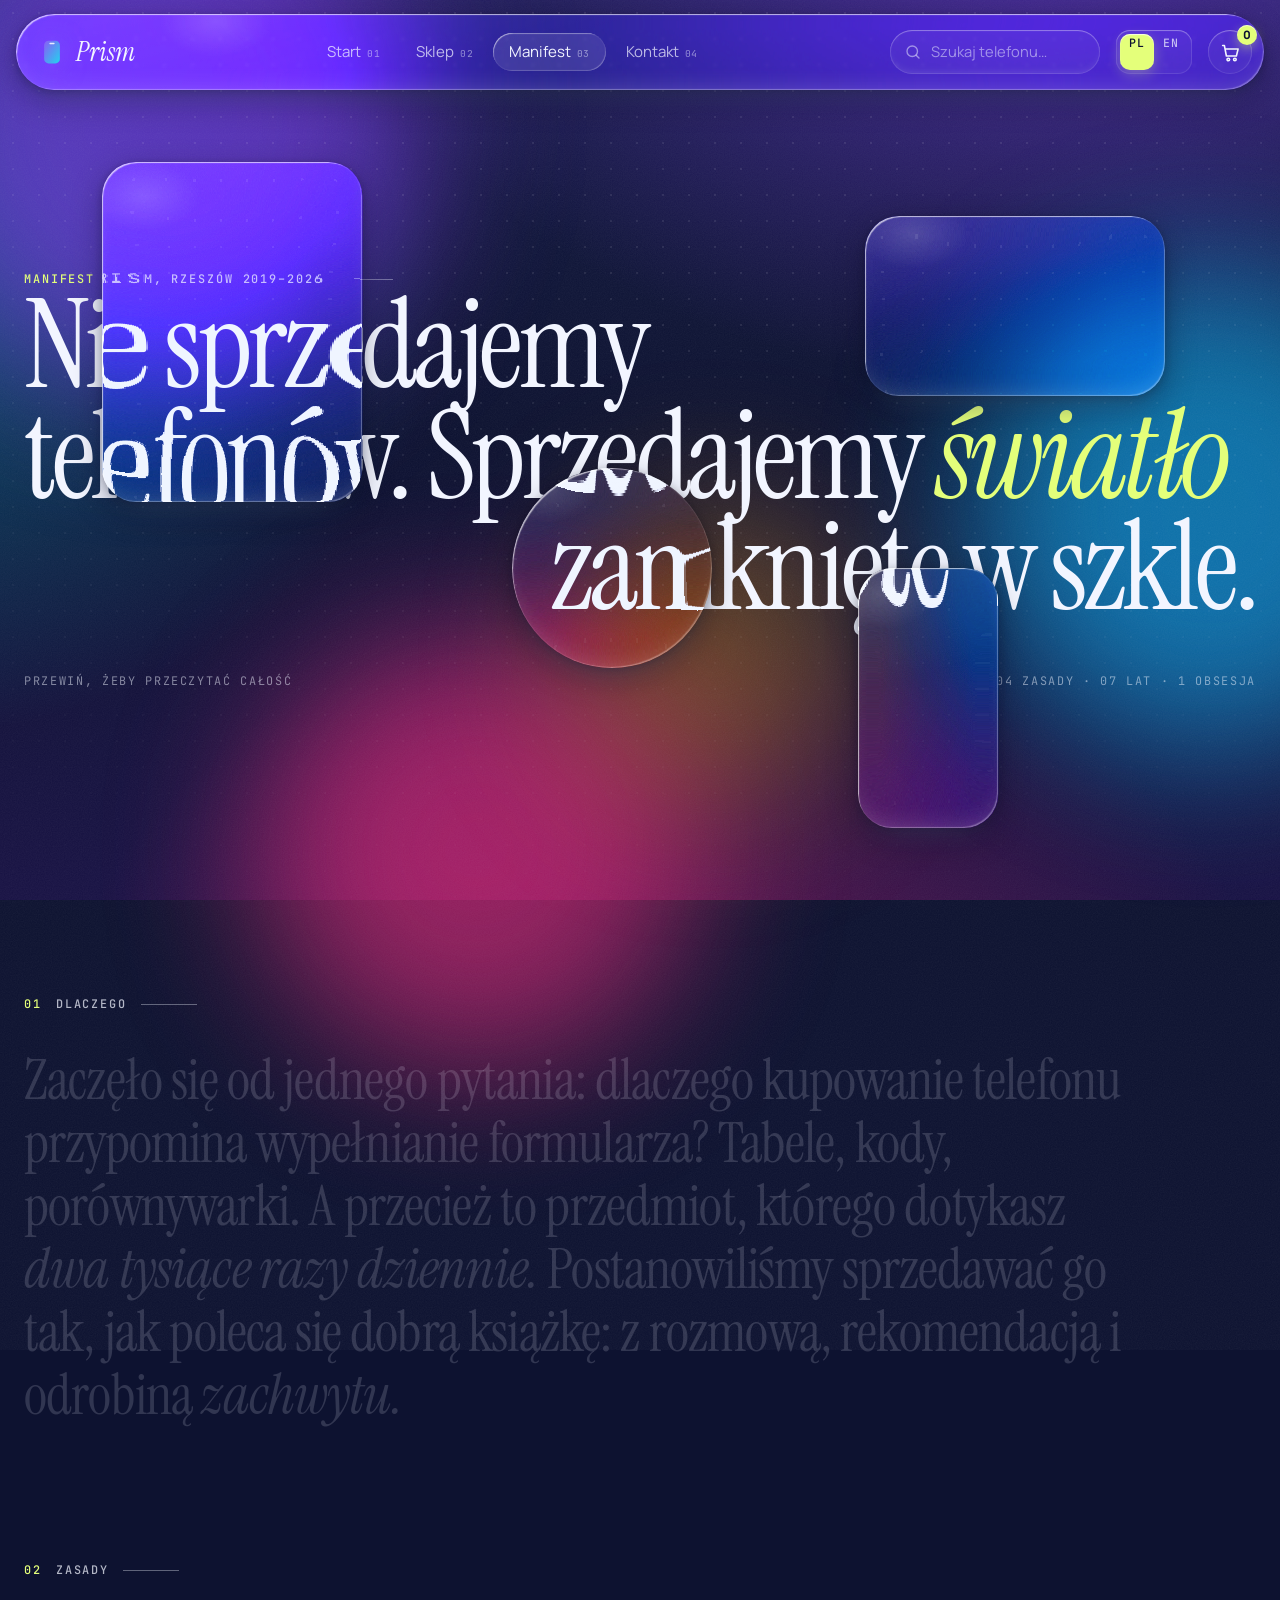
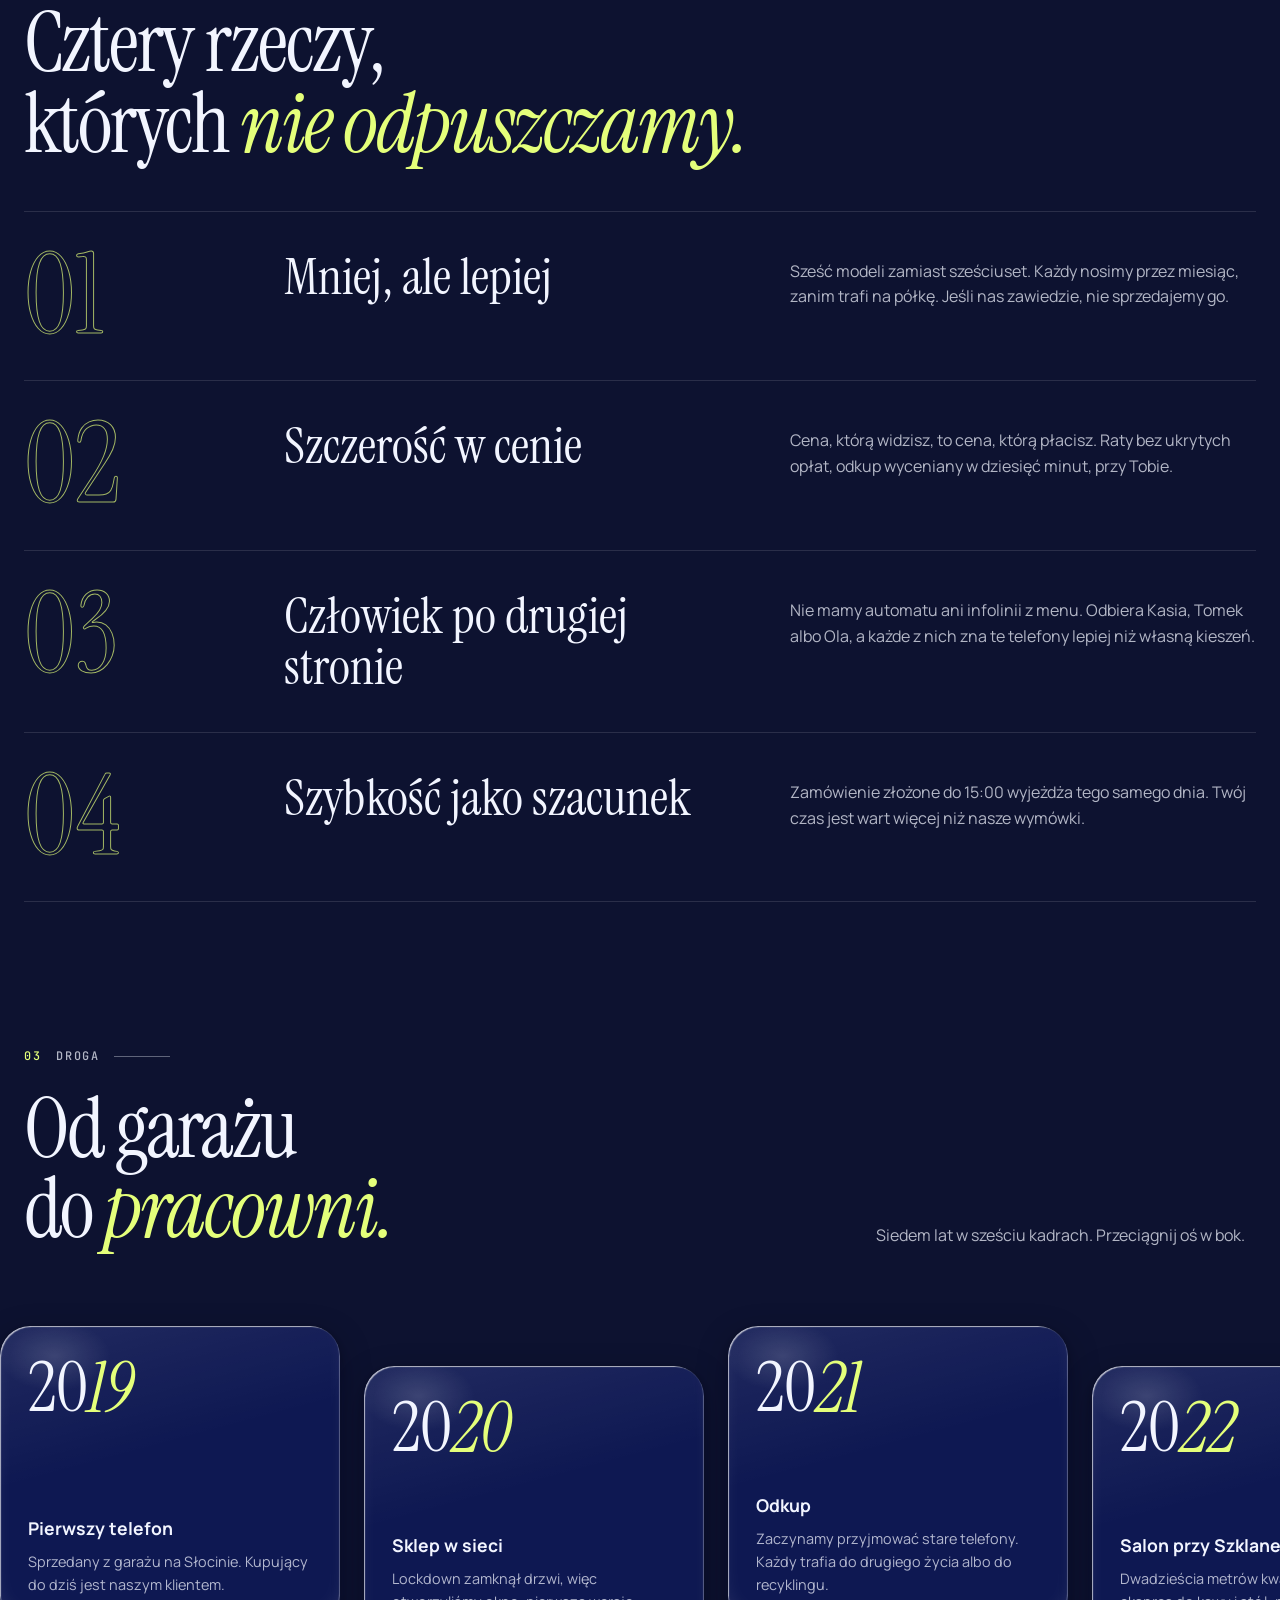
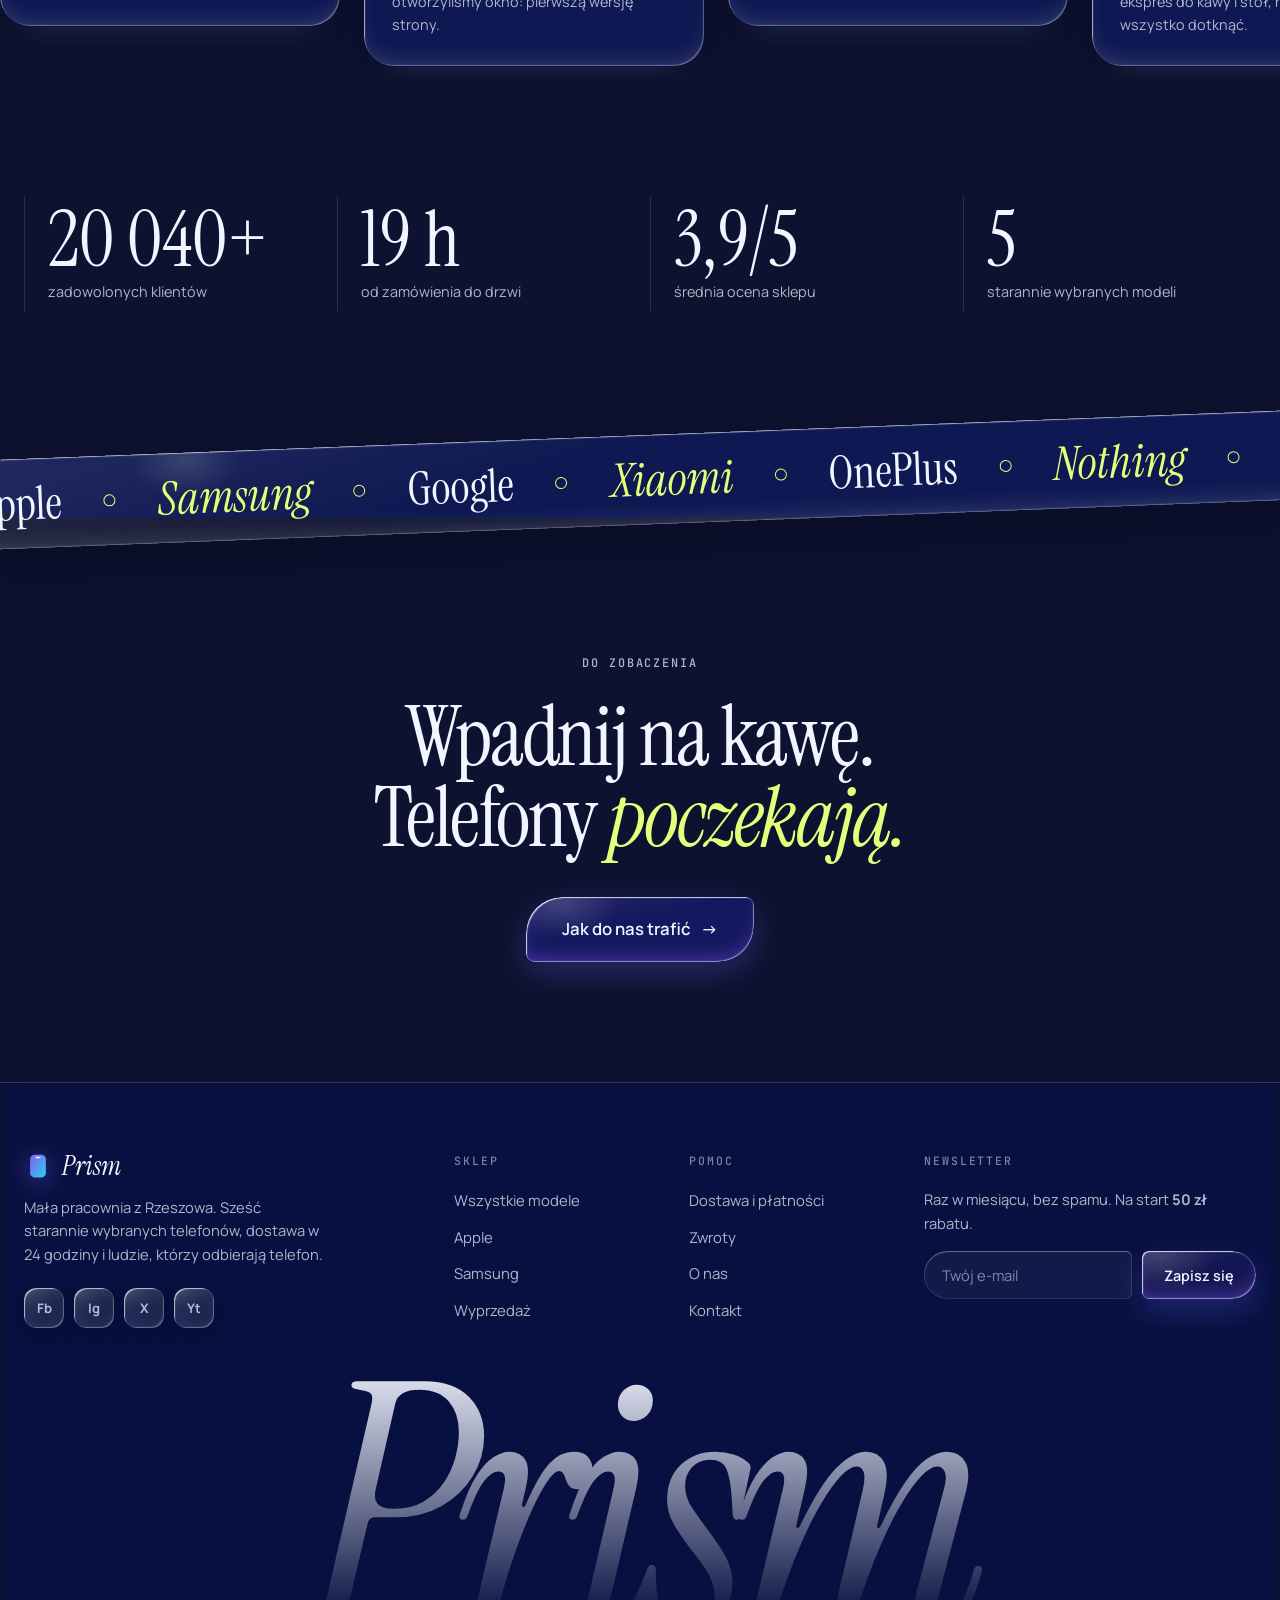
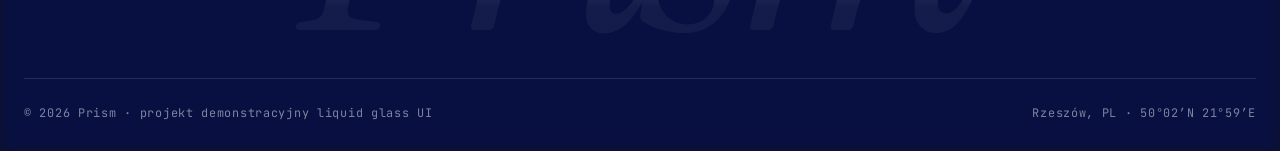
<file: manifest.html>
<!DOCTYPE html>
<html lang="pl">
<head>
  <meta charset="UTF-8">
  <meta name="viewport" content="width=device-width, initial-scale=1">
  <title data-i18n="meta.manifest.title">Manifest – Prism</title>
  <meta name="description" content="Kim jesteśmy i dlaczego sprzedajemy tylko sześć telefonów. Cztery zasady Prism i droga od garażu do pracowni." data-i18n-content="meta.manifest.desc">
  <link rel="icon" href="data:image/svg+xml,%3Csvg xmlns='http://www.w3.org/2000/svg' viewBox='0 0 64 64'%3E%3Cdefs%3E%3ClinearGradient id='g' x1='0' y1='0' x2='1' y2='1'%3E%3Cstop offset='0' stop-color='%238b5cf6'/%3E%3Cstop offset='1' stop-color='%2322d3ee'/%3E%3C/linearGradient%3E%3C/defs%3E%3Crect x='14' y='6' width='36' height='52' rx='10' fill='url(%23g)'/%3E%3Crect x='26' y='11' width='12' height='3' rx='1.5' fill='rgba(255,255,255,.85)'/%3E%3C/svg%3E">
  <link rel="preconnect" href="https://fonts.googleapis.com">
  <link rel="preconnect" href="https://fonts.gstatic.com" crossorigin>
  <link rel="stylesheet" href="https://fonts.googleapis.com/css2?family=Instrument+Serif:ital@0;1&family=JetBrains+Mono:wght@400;500&family=Manrope:wght@300..800&display=swap">
  <link rel="stylesheet" href="styles.css">
  <script src="i18n.js"></script>
</head>
<body data-page="manifest">

  <!-- Kurtyna przejścia między podstronami -->
  <div class="curtain" aria-hidden="true"><span>Prism</span><small data-i18n="curtain.manifest">Manifest</small></div>

  <!-- Tło: gradient + pływające kule światła -->
  <div class="bg" aria-hidden="true">
    <div class="orb orb-1"></div>
    <div class="orb orb-2"></div>
    <div class="orb orb-3"></div>
    <div class="orb orb-4"></div>
  </div>

  <!-- Filtr SVG – refrakcja ciekłego szkła (feDisplacementMap zniekształca tło pod szkłem) -->
  <svg class="lg-defs" width="0" height="0" aria-hidden="true" focusable="false">
    <defs>
      <linearGradient id="logo-g" x1="0" y1="0" x2="1" y2="1">
        <stop offset="0" stop-color="#8b5cf6"/>
        <stop offset="1" stop-color="#22d3ee"/>
      </linearGradient>
    </defs>
    <filter id="liquid-lens" x="-35%" y="-35%" width="170%" height="170%" color-interpolation-filters="sRGB">
      <feTurbulence type="fractalNoise" baseFrequency="0.005 0.011" numOctaves="2" seed="14" result="noise"/>
      <feGaussianBlur in="noise" stdDeviation="2" result="soft"/>
      <feDisplacementMap in="SourceGraphic" in2="soft" scale="110" xChannelSelector="R" yChannelSelector="G"/>
    </filter>
  </svg>

  <!-- ===== NAGŁÓWEK ===== -->
  <header class="site-header" id="siteHeader">
    <div class="header-inner glass">
      <a class="logo" href="index.html" aria-label="Prism – strona główna" data-i18n-aria-label="nav.logo">
        <svg class="logo-mark" viewBox="0 0 64 64" aria-hidden="true">
          <rect x="14" y="6" width="36" height="52" rx="10" fill="url(#logo-g)"/>
          <rect x="26" y="11" width="12" height="3" rx="1.5" fill="rgba(255,255,255,.85)"/>
        </svg>
        <span>Prism</span>
      </a>

      <nav class="main-nav" id="mainNav" aria-label="Nawigacja główna" data-i18n-aria-label="nav.label">
        <ul>
          <li><a href="index.html"><span data-i18n="nav.home">Start</span><sup>01</sup></a></li>
          <li><a href="sklep.html"><span data-i18n="nav.shop">Sklep</span><sup>02</sup></a></li>
          <li><a href="manifest.html" aria-current="page"><span data-i18n="nav.manifest">Manifest</span><sup>03</sup></a></li>
          <li><a href="kontakt.html"><span data-i18n="nav.contact">Kontakt</span><sup>04</sup></a></li>
        </ul>
      </nav>

      <label class="search-box" for="searchInput">
        <svg viewBox="0 0 24 24" fill="none" stroke="currentColor" stroke-width="1.8" stroke-linecap="round" aria-hidden="true">
          <circle cx="11" cy="11" r="7"/>
          <path d="M20 20l-3.8-3.8"/>
        </svg>
        <input type="search" id="searchInput" placeholder="Szukaj telefonu…" data-i18n-placeholder="nav.search" autocomplete="off" aria-label="Szukaj telefonu" data-i18n-aria-label="nav.searchLabel">
      </label>

      <button class="lang-switch" id="langSwitch" type="button" aria-label="Zmień język na angielski" data-i18n-aria-label="nav.lang">
        <span data-lang="pl">PL</span><span data-lang="en">EN</span>
      </button>

      <button class="cart-btn" id="cartBtn" type="button" aria-label="Koszyk" data-i18n-aria-label="nav.cart">
        <svg viewBox="0 0 24 24" fill="none" stroke="currentColor" stroke-width="1.8" stroke-linecap="round" stroke-linejoin="round" aria-hidden="true">
          <path d="M3 4h2l2.3 12h11.4l2-8H6"/>
          <circle cx="9.5" cy="20" r="1.5"/>
          <circle cx="17" cy="20" r="1.5"/>
        </svg>
        <span class="cart-count" id="cartCount" hidden>0</span>
      </button>

      <button class="menu-toggle" id="menuToggle" type="button" aria-label="Menu" aria-expanded="false" aria-controls="mainNav">
        <span></span><span></span><span></span>
      </button>
    </div>
  </header>

  <main>

    <section class="mf-hero">
      <div class="container">
        <span class="label reveal" style="--d:.5s" data-i18n="mf.label"><b>Manifest</b> Prism, Rzeszów 2019–2026</span>
        <h1 class="mf-title" data-split style="--d:.45s" data-i18n="mf.title">Nie sprzedajemy<br>telefonów. Sprzedajemy <em>światło</em><span class="r">zamknięte w szkle.</span></h1>
        <div class="mf-sub reveal" style="--d:.8s"><span data-i18n="mf.sub1">Przewiń, żeby przeczytać całość</span><span data-i18n="mf.sub2">04 zasady · 07 lat · 1 obsesja</span></div>
      </div>
      <div class="panes" aria-hidden="true">
        <div class="pane pane-1 glass"></div>
        <div class="pane pane-2 glass"></div>
        <div class="pane pane-3 glass"></div>
        <div class="pane pane-4 glass"></div>
      </div>
    </section>

    <section class="scrub-sec">
      <div class="container">
        <span class="label" data-i18n="mf.whyLabel"><b>01</b> Dlaczego</span>
        <p class="scrub" data-scrub data-i18n="mf.why">Zaczęło się od jednego pytania: dlaczego kupowanie telefonu przypomina wypełnianie formularza? Tabele, kody, porównywarki. A przecież to przedmiot, którego dotykasz <em>dwa tysiące razy dziennie.</em> Postanowiliśmy sprzedawać go tak, jak poleca się dobrą książkę: z rozmową, rekomendacją i odrobiną <em>zachwytu.</em></p>
      </div>
    </section>

    <section class="principles">
      <div class="container">
        <div class="section-top">
          <div>
            <span class="label reveal" data-i18n="mf.prLabel"><b>02</b> Zasady</span>
            <h2 class="display" data-split data-i18n="mf.prTitle">Cztery rzeczy,<br>których <em>nie odpuszczamy.</em></h2>
          </div>
        </div>
        <div class="principle reveal"><span class="pr-num">01</span><h3 data-i18n="mf.pr1">Mniej, ale lepiej</h3><p data-i18n="mf.pr1Text">Sześć modeli zamiast sześciuset. Każdy nosimy przez miesiąc, zanim trafi na półkę. Jeśli nas zawiedzie, nie sprzedajemy go.</p></div>
        <div class="principle reveal"><span class="pr-num">02</span><h3 data-i18n="mf.pr2">Szczerość w cenie</h3><p data-i18n="mf.pr2Text">Cena, którą widzisz, to cena, którą płacisz. Raty bez ukrytych opłat, odkup wyceniany w dziesięć minut, przy Tobie.</p></div>
        <div class="principle reveal"><span class="pr-num">03</span><h3 data-i18n="mf.pr3">Człowiek po drugiej stronie</h3><p data-i18n="mf.pr3Text">Nie mamy automatu ani infolinii z menu. Odbiera Kasia, Tomek albo Ola, a każde z nich zna te telefony lepiej niż własną kieszeń.</p></div>
        <div class="principle reveal"><span class="pr-num">04</span><h3 data-i18n="mf.pr4">Szybkość jako szacunek</h3><p data-i18n="mf.pr4Text">Zamówienie złożone do 15:00 wyjeżdża tego samego dnia. Twój czas jest wart więcej niż nasze wymówki.</p></div>
      </div>
    </section>

    <section class="timeline">
      <div class="container">
        <div class="section-top">
          <div>
            <span class="label reveal" data-i18n="mf.tlLabel"><b>03</b> Droga</span>
            <h2 class="display" data-split data-i18n="mf.tlTitle">Od garażu<br>do <em>pracowni.</em></h2>
          </div>
          <p class="reveal" data-i18n="mf.tlText">Siedem lat w sześciu kadrach. Przeciągnij oś w bok.</p>
        </div>
      </div>
      <div class="tl-track">
        <article class="tl-card glass"><span class="yr">20<em>19</em></span><h3 data-i18n="mf.tl1">Pierwszy telefon</h3><p data-i18n="mf.tl1Text">Sprzedany z garażu na Słocinie. Kupujący do dziś jest naszym klientem.</p></article>
        <article class="tl-card glass"><span class="yr">20<em>20</em></span><h3 data-i18n="mf.tl2">Sklep w sieci</h3><p data-i18n="mf.tl2Text">Lockdown zamknął drzwi, więc otworzyliśmy okno: pierwszą wersję strony.</p></article>
        <article class="tl-card glass"><span class="yr">20<em>21</em></span><h3 data-i18n="mf.tl3">Odkup</h3><p data-i18n="mf.tl3Text">Zaczynamy przyjmować stare telefony. Każdy trafia do drugiego życia albo do recyklingu.</p></article>
        <article class="tl-card glass"><span class="yr">20<em>22</em></span><h3 data-i18n="mf.tl4">Salon przy Szklanej</h3><p data-i18n="mf.tl4Text">Dwadzieścia metrów kwadratowych, ekspres do kawy i stół, na którym można wszystko dotknąć.</p></article>
        <article class="tl-card glass"><span class="yr">20<em>24</em></span><h3 data-i18n="mf.tl5">10 000 klientów</h3><p data-i18n="mf.tl5Text">Świętujemy tortem w kształcie telefonu. Był niedobry, ale wyglądał świetnie.</p></article>
        <article class="tl-card glass"><span class="yr">20<em>26</em></span><h3 data-i18n="mf.tl6">Ciekłe szkło</h3><p data-i18n="mf.tl6Text">Nowa odsłona Prism: sklep, który wygląda tak jak telefony, które sprzedaje.</p></article>
      </div>
    </section>

    <section>
      <div class="container stats">
        <div class="stat reveal"><strong data-count="25000" data-suffix="+">0</strong><span data-i18n="mf.st1">zadowolonych klientów</span></div>
        <div class="stat reveal" style="--d:.08s"><strong data-count="24" data-suffix=" h">0</strong><span data-i18n="mf.st2">od zamówienia do drzwi</span></div>
        <div class="stat reveal" style="--d:.16s"><strong data-count="4.9" data-dec="1" data-suffix="/5">0</strong><span data-i18n="mf.st3">średnia ocena sklepu</span></div>
        <div class="stat reveal" style="--d:.24s"><strong data-count="6">0</strong><span data-i18n="mf.st4">starannie wybranych modeli</span></div>
      </div>
    </section>

    <div class="marquee glass " aria-hidden="true">
      <div class="marquee-track"><span data-i18n="marquee.brands.0">Apple</span><i class="dot"></i><span data-i18n="marquee.brands.1"><em>Samsung</em></span><i class="dot"></i><span data-i18n="marquee.brands.2">Google</span><i class="dot"></i><span data-i18n="marquee.brands.3"><em>Xiaomi</em></span><i class="dot"></i><span data-i18n="marquee.brands.4">OnePlus</span><i class="dot"></i><span data-i18n="marquee.brands.5"><em>Nothing</em></span><i class="dot"></i></div>
      <div class="marquee-track"><span data-i18n="marquee.brands.0">Apple</span><i class="dot"></i><span data-i18n="marquee.brands.1"><em>Samsung</em></span><i class="dot"></i><span data-i18n="marquee.brands.2">Google</span><i class="dot"></i><span data-i18n="marquee.brands.3"><em>Xiaomi</em></span><i class="dot"></i><span data-i18n="marquee.brands.4">OnePlus</span><i class="dot"></i><span data-i18n="marquee.brands.5"><em>Nothing</em></span><i class="dot"></i></div>
    </div>

    <section class="finale">
      <div class="container">
        <span class="label no-line reveal" data-i18n="mf.endLabel">Do zobaczenia</span>
        <h2 class="display" data-split data-i18n="mf.endTitle">Wpadnij na kawę.<br>Telefony <em>poczekają.</em></h2>
        <a class="btn btn-primary btn-lg glass reveal" href="kontakt.html"><span data-i18n="mf.endCta">Jak do nas trafić</span> <span class="arrow">→</span></a>
      </div>
    </section>

  </main>

  <!-- ===== STOPKA ===== -->
  <footer class="site-footer">
    <div class="container">
      <div class="footer-grid">
        <div class="footer-about">
          <a class="logo" href="index.html">
            <svg class="logo-mark" viewBox="0 0 64 64" aria-hidden="true">
              <rect x="14" y="6" width="36" height="52" rx="10" fill="url(#logo-g)"/>
              <rect x="26" y="11" width="12" height="3" rx="1.5" fill="rgba(255,255,255,.85)"/>
            </svg>
            <span>Prism</span>
          </a>
          <p data-i18n="footer.about">Mała pracownia z Rzeszowa. Sześć starannie wybranych telefonów, dostawa w 24 godziny i ludzie, którzy odbierają telefon.</p>
          <div class="socials">
            <a href="#" class="glass" aria-label="Facebook">Fb</a>
            <a href="#" class="glass" aria-label="Instagram">Ig</a>
            <a href="#" class="glass" aria-label="X">X</a>
            <a href="#" class="glass" aria-label="YouTube">Yt</a>
          </div>
        </div>

        <nav class="footer-col" aria-label="Sklep" data-i18n-aria-label="footer.shop">
          <h4 data-i18n="footer.shop">Sklep</h4>
          <ul>
            <li><a href="sklep.html" data-i18n="footer.all">Wszystkie modele</a></li>
            <li><a href="sklep.html?q=apple">Apple</a></li>
            <li><a href="sklep.html?q=samsung">Samsung</a></li>
            <li><a href="index.html#okazja" data-i18n="footer.sale">Wyprzedaż</a></li>
          </ul>
        </nav>

        <nav class="footer-col" aria-label="Pomoc" data-i18n-aria-label="footer.help">
          <h4 data-i18n="footer.help">Pomoc</h4>
          <ul>
            <li><a href="kontakt.html#faq" data-i18n="footer.delivery">Dostawa i płatności</a></li>
            <li><a href="kontakt.html#faq" data-i18n="footer.returns">Zwroty</a></li>
            <li><a href="manifest.html" data-i18n="footer.about2">O nas</a></li>
            <li><a href="kontakt.html" data-i18n="nav.contact">Kontakt</a></li>
          </ul>
        </nav>

        <div class="footer-col footer-news">
          <h4>Newsletter</h4>
          <p data-i18n="footer.newsText">Raz w miesiącu, bez spamu. Na start <strong>50 zł</strong> rabatu.</p>
          <form class="newsletter-form" id="newsletterForm" novalidate>
            <input type="email" id="newsletterEmail" placeholder="Twój e-mail" data-i18n-placeholder="footer.email" required aria-label="Adres e-mail" data-i18n-aria-label="footer.emailLabel">
            <button class="btn btn-primary glass" type="submit" data-i18n="footer.subscribe">Zapisz się</button>
          </form>
          <p class="newsletter-msg" id="newsletterMsg" hidden data-i18n="footer.thanks">Dziękujemy, sprawdź skrzynkę.</p>
        </div>
      </div>

      <p class="footer-word" aria-hidden="true">Prism</p>

      <div class="footer-bottom">
        <p>© <span class="js-year">2026</span> Prism · <span data-i18n="footer.demo">projekt demonstracyjny liquid glass UI</span></p>
        <p>Rzeszów, PL · 50°02′N 21°59′E</p>
      </div>
    </div>
  </footer>

  <!-- ===== KOSZYK ===== -->
  <div class="scrim" id="scrim"></div>
  <aside class="drawer glass" id="drawer" aria-hidden="true" aria-label="Koszyk" data-i18n-aria-label="nav.cart">
    <div class="drawer-head">
      <h2><span data-i18n="cart.title">Koszyk</span><em id="drawerQty"></em></h2>
      <button class="icon-btn" id="drawerClose" type="button" aria-label="Zamknij koszyk" data-i18n-aria-label="cart.close">
        <svg viewBox="0 0 24 24" fill="none" stroke="currentColor" stroke-width="1.8" stroke-linecap="round" aria-hidden="true"><path d="M6 6l12 12M18 6L6 18"/></svg>
      </button>
    </div>
    <div class="drawer-items" id="drawerItems"></div>
    <div class="drawer-foot">
      <div class="drawer-total"><span data-i18n="cart.total">Razem</span><strong id="drawerTotal">0 zł</strong></div>
      <p class="drawer-note" data-i18n="cart.note">Dostawa gratis · wysyłka w 24 h · 30 dni na zwrot</p>
      <button class="btn btn-primary glass" id="checkoutBtn" type="button"><span data-i18n="cart.checkout">Przejdź do kasy</span> <span class="arrow">→</span></button>
    </div>
  </aside>

  <div class="toast glass" id="toast" role="status" aria-live="polite"></div>
  <div class="cursor-lens glass" id="cursorLens" aria-hidden="true"></div>

  <script src="data.js"></script>
  <script src="script.js"></script>
</body>
</html>
</file>
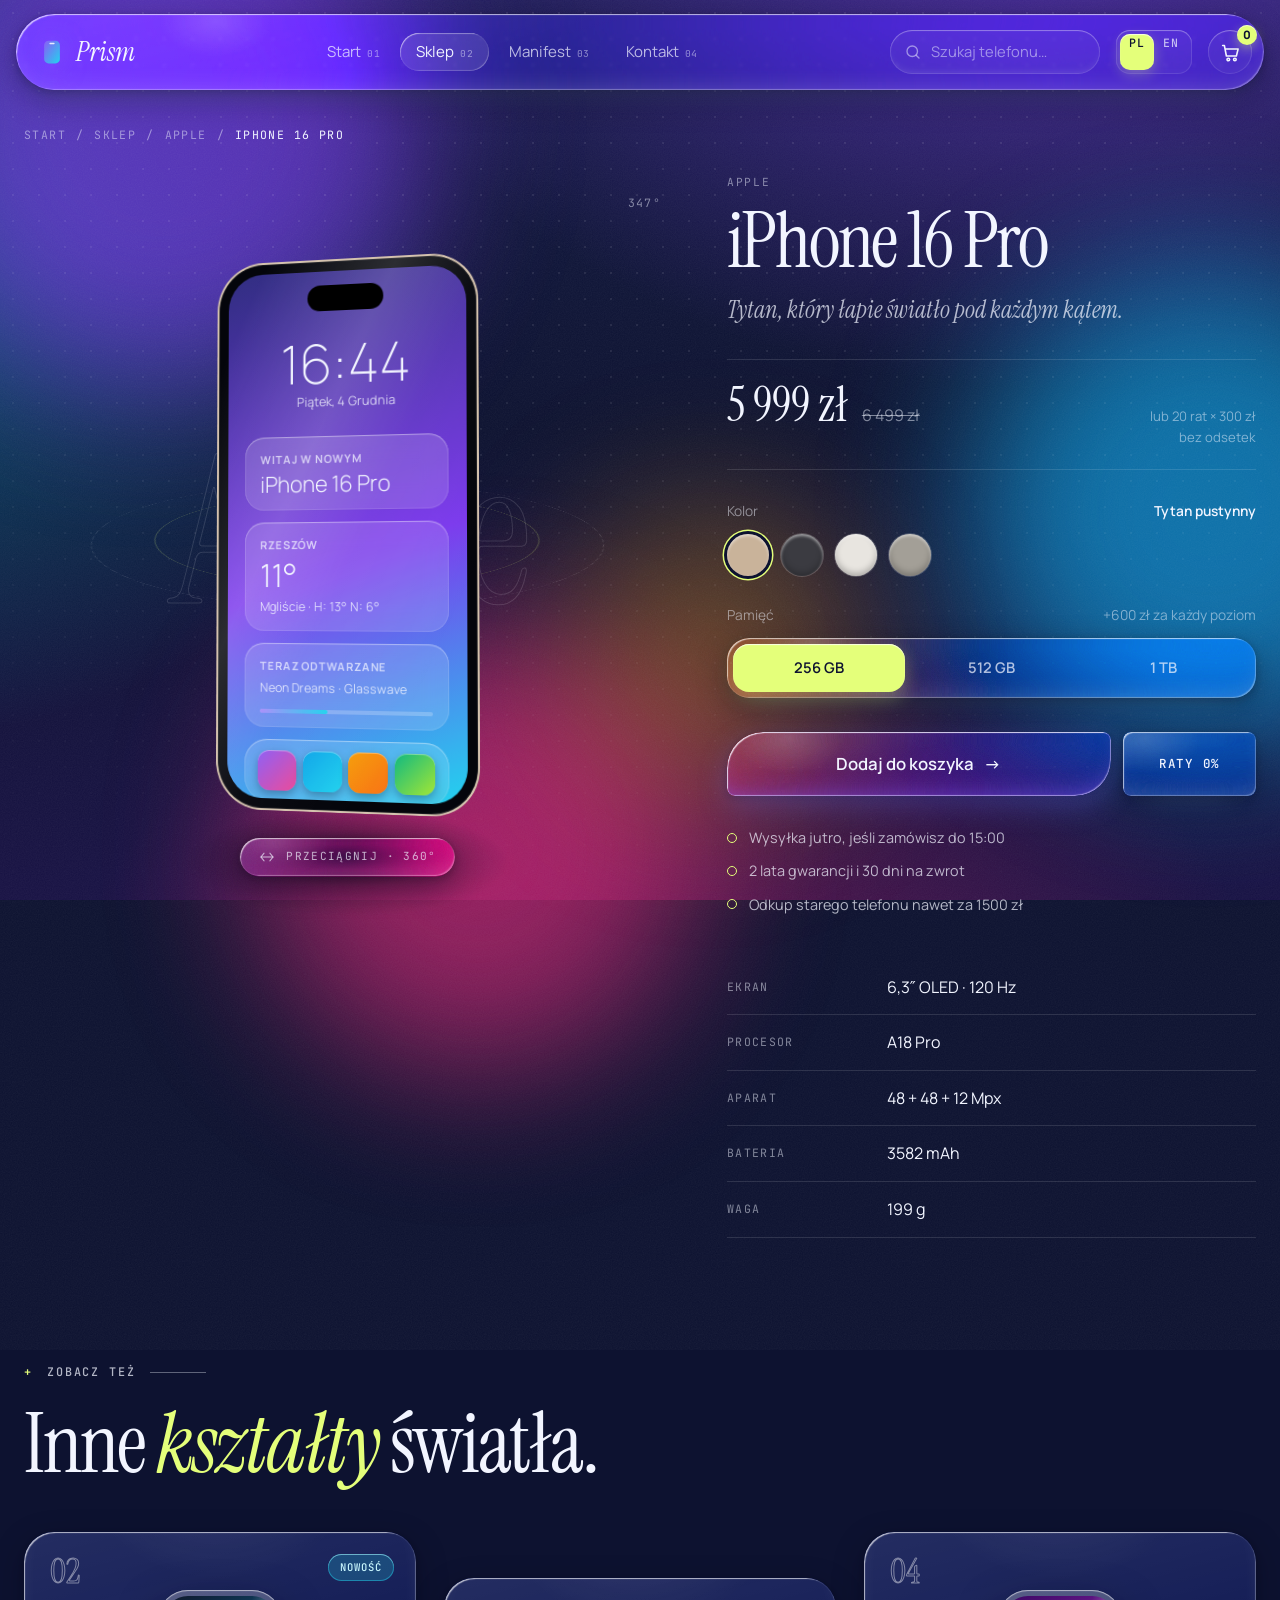
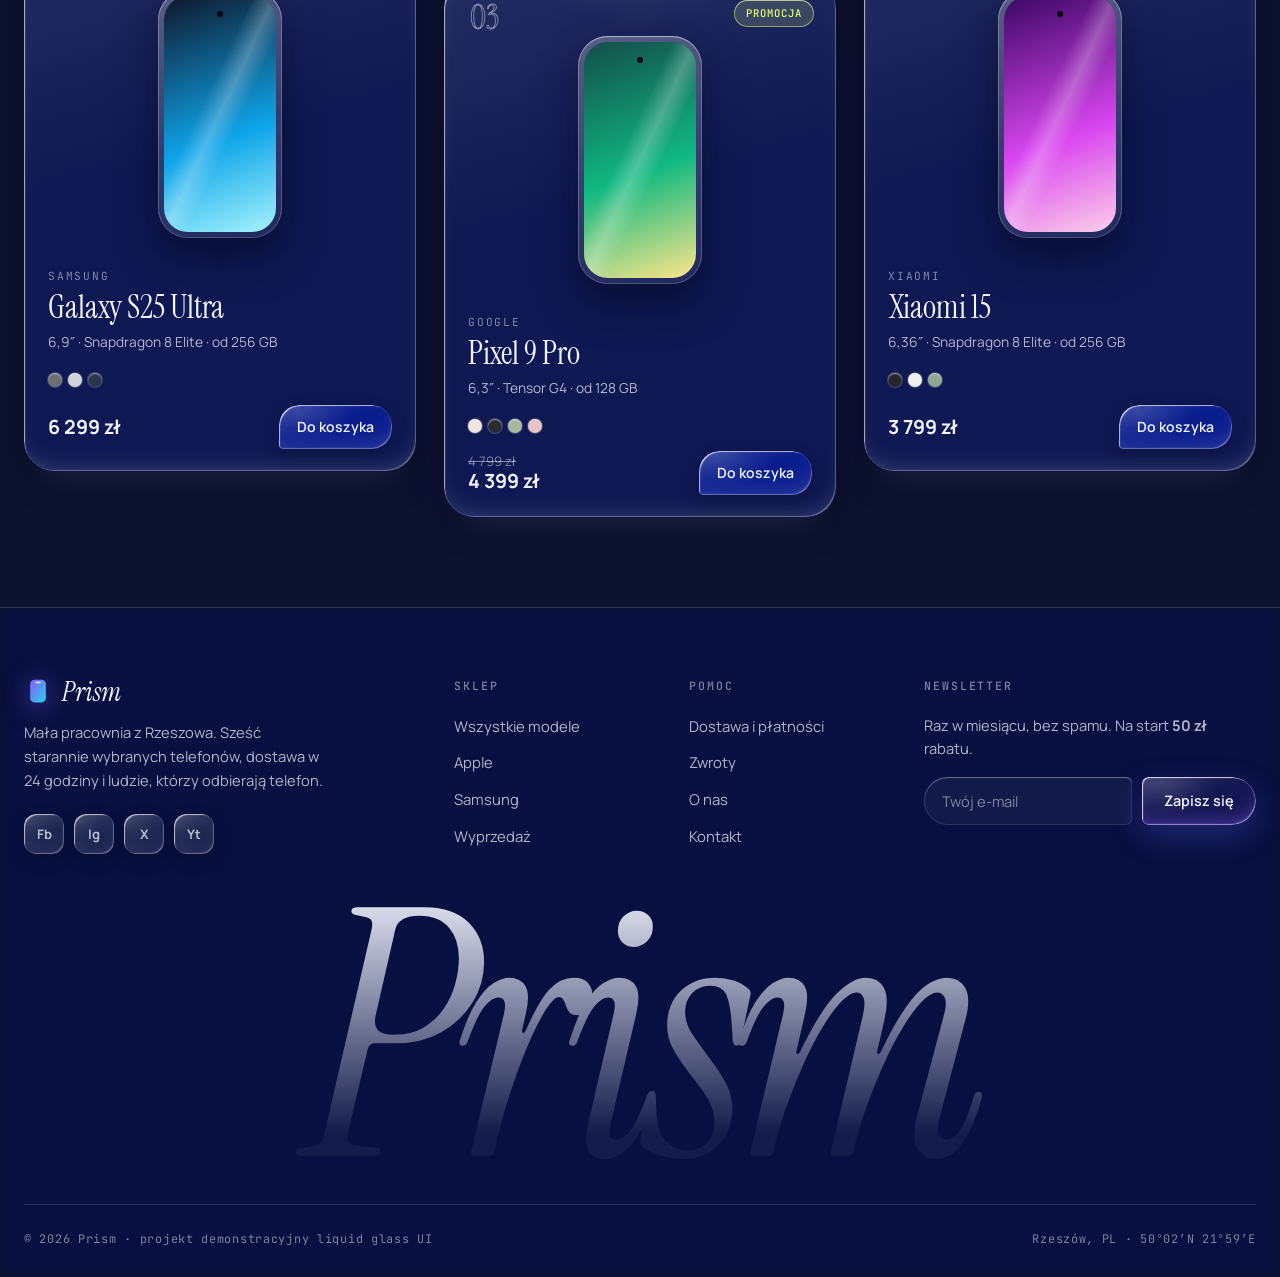
<file: produkt.html>
<!DOCTYPE html>
<html lang="pl">
<head>
  <meta charset="UTF-8">
  <meta name="viewport" content="width=device-width, initial-scale=1">
  <title data-i18n="meta.product.title">Model – Prism</title>
  <meta name="description" content="Obejrzyj telefon w 3D, wybierz kolor i pamięć. Dostawa w 24 h, raty 0% i 30 dni na zwrot." data-i18n-content="meta.product.desc">
  <link rel="icon" href="data:image/svg+xml,%3Csvg xmlns='http://www.w3.org/2000/svg' viewBox='0 0 64 64'%3E%3Cdefs%3E%3ClinearGradient id='g' x1='0' y1='0' x2='1' y2='1'%3E%3Cstop offset='0' stop-color='%238b5cf6'/%3E%3Cstop offset='1' stop-color='%2322d3ee'/%3E%3C/linearGradient%3E%3C/defs%3E%3Crect x='14' y='6' width='36' height='52' rx='10' fill='url(%23g)'/%3E%3Crect x='26' y='11' width='12' height='3' rx='1.5' fill='rgba(255,255,255,.85)'/%3E%3C/svg%3E">
  <link rel="preconnect" href="https://fonts.googleapis.com">
  <link rel="preconnect" href="https://fonts.gstatic.com" crossorigin>
  <link rel="stylesheet" href="https://fonts.googleapis.com/css2?family=Instrument+Serif:ital@0;1&family=JetBrains+Mono:wght@400;500&family=Manrope:wght@300..800&display=swap">
  <link rel="stylesheet" href="styles.css">
  <script src="i18n.js"></script>
</head>
<body data-page="product">

  <!-- Kurtyna przejścia między podstronami -->
  <div class="curtain" aria-hidden="true"><span>Prism</span><small data-i18n="curtain.product">Model</small></div>

  <!-- Tło: gradient + pływające kule światła -->
  <div class="bg" aria-hidden="true">
    <div class="orb orb-1"></div>
    <div class="orb orb-2"></div>
    <div class="orb orb-3"></div>
    <div class="orb orb-4"></div>
  </div>

  <!-- Filtr SVG – refrakcja ciekłego szkła (feDisplacementMap zniekształca tło pod szkłem) -->
  <svg class="lg-defs" width="0" height="0" aria-hidden="true" focusable="false">
    <defs>
      <linearGradient id="logo-g" x1="0" y1="0" x2="1" y2="1">
        <stop offset="0" stop-color="#8b5cf6"/>
        <stop offset="1" stop-color="#22d3ee"/>
      </linearGradient>
    </defs>
    <filter id="liquid-lens" x="-35%" y="-35%" width="170%" height="170%" color-interpolation-filters="sRGB">
      <feTurbulence type="fractalNoise" baseFrequency="0.005 0.011" numOctaves="2" seed="14" result="noise"/>
      <feGaussianBlur in="noise" stdDeviation="2" result="soft"/>
      <feDisplacementMap in="SourceGraphic" in2="soft" scale="110" xChannelSelector="R" yChannelSelector="G"/>
    </filter>
  </svg>

  <!-- ===== NAGŁÓWEK ===== -->
  <header class="site-header" id="siteHeader">
    <div class="header-inner glass">
      <a class="logo" href="index.html" aria-label="Prism – strona główna" data-i18n-aria-label="nav.logo">
        <svg class="logo-mark" viewBox="0 0 64 64" aria-hidden="true">
          <rect x="14" y="6" width="36" height="52" rx="10" fill="url(#logo-g)"/>
          <rect x="26" y="11" width="12" height="3" rx="1.5" fill="rgba(255,255,255,.85)"/>
        </svg>
        <span>Prism</span>
      </a>

      <nav class="main-nav" id="mainNav" aria-label="Nawigacja główna" data-i18n-aria-label="nav.label">
        <ul>
          <li><a href="index.html"><span data-i18n="nav.home">Start</span><sup>01</sup></a></li>
          <li><a href="sklep.html" aria-current="page"><span data-i18n="nav.shop">Sklep</span><sup>02</sup></a></li>
          <li><a href="manifest.html"><span data-i18n="nav.manifest">Manifest</span><sup>03</sup></a></li>
          <li><a href="kontakt.html"><span data-i18n="nav.contact">Kontakt</span><sup>04</sup></a></li>
        </ul>
      </nav>

      <label class="search-box" for="searchInput">
        <svg viewBox="0 0 24 24" fill="none" stroke="currentColor" stroke-width="1.8" stroke-linecap="round" aria-hidden="true">
          <circle cx="11" cy="11" r="7"/>
          <path d="M20 20l-3.8-3.8"/>
        </svg>
        <input type="search" id="searchInput" placeholder="Szukaj telefonu…" data-i18n-placeholder="nav.search" autocomplete="off" aria-label="Szukaj telefonu" data-i18n-aria-label="nav.searchLabel">
      </label>

      <button class="lang-switch" id="langSwitch" type="button" aria-label="Zmień język na angielski" data-i18n-aria-label="nav.lang">
        <span data-lang="pl">PL</span><span data-lang="en">EN</span>
      </button>

      <button class="cart-btn" id="cartBtn" type="button" aria-label="Koszyk" data-i18n-aria-label="nav.cart">
        <svg viewBox="0 0 24 24" fill="none" stroke="currentColor" stroke-width="1.8" stroke-linecap="round" stroke-linejoin="round" aria-hidden="true">
          <path d="M3 4h2l2.3 12h11.4l2-8H6"/>
          <circle cx="9.5" cy="20" r="1.5"/>
          <circle cx="17" cy="20" r="1.5"/>
        </svg>
        <span class="cart-count" id="cartCount" hidden>0</span>
      </button>

      <button class="menu-toggle" id="menuToggle" type="button" aria-label="Menu" aria-expanded="false" aria-controls="mainNav">
        <span></span><span></span><span></span>
      </button>
    </div>
  </header>

  <main>

    <section class="pdp">
      <div class="container">
        <nav class="crumbs" aria-label="Ścieżka" data-i18n-aria-label="pdp.crumbs">
          <a href="index.html" data-i18n="nav.home">Start</a><span aria-hidden="true">/</span>
          <a href="sklep.html" data-i18n="nav.shop">Sklep</a><span aria-hidden="true">/</span>
          <span id="crumbBrand"></span><span aria-hidden="true">/</span>
          <span id="crumbName" aria-current="page"></span>
        </nav>

        <div class="pdp-grid">
          <div class="viewer reveal" id="viewer" role="img" aria-label="Podgląd 3D telefonu. Przeciągnij, aby obrócić." data-i18n-aria-label="pdp.viewer">
            <span class="ghost-word" id="viewerWord" aria-hidden="true"></span>
            <div class="viewer-ring" aria-hidden="true"></div>
            <div id="pdpPhone">
              <div class="screen-time js-clock">9:41</div>
              <div class="screen-date js-date">sobota, 31 października</div>
              <div class="widget"><span class="w-title" data-i18n="pdp.welcome">Witaj w nowym</span><span class="w-big" id="pdpPhoneName" style="font-size:1.4rem"></span></div>
              <div class="widget">
                <span class="w-title">Rzeszów</span>
                <span class="w-big">11°</span>
                <span class="w-sub" data-i18n="screen.weather">Mgliście · H: 13° N: 6°</span>
              </div>
              <div class="widget">
                <span class="w-title" data-i18n="screen.playing">Teraz odtwarzane</span>
                <span class="w-sub">Neon Dreams · Glasswave</span>
                <span class="w-bar"><i></i></span>
              </div>
              <div class="dock"><i></i><i></i><i></i><i></i></div>
            </div>
            <span class="viewer-angle" id="viewerAngle">000°</span>
            <div class="viewer-hint glass">
              <svg viewBox="0 0 24 24" fill="none" stroke="currentColor" stroke-width="1.6" stroke-linecap="round" stroke-linejoin="round" aria-hidden="true"><path d="M8 7l-4 5 4 5"/><path d="M16 7l4 5-4 5"/><path d="M4 12h16"/></svg>
              <span data-i18n="pdp.drag">Przeciągnij · 360°</span>
            </div>
          </div>

          <div class="pdp-info">
            <span class="p-brand" id="pdpBrand"></span>
            <h1 class="pdp-title" id="pdpTitle"></h1>
            <p class="pdp-tagline" id="pdpTagline"></p>

            <div class="pdp-price">
              <strong id="pdpPrice"></strong>
              <s id="pdpOld"></s>
              <small id="pdpMonthly"></small>
            </div>

            <div class="opt">
              <div class="opt-head"><span data-i18n="pdp.color">Kolor</span><b id="colorName"></b></div>
              <div class="swatches" id="swatches" role="group" aria-label="Kolor" data-i18n-aria-label="pdp.color"></div>
            </div>

            <div class="opt">
              <div class="opt-head"><span data-i18n="pdp.storage">Pamięć</span><span data-i18n="pdp.storageNote">+600 zł za każdy poziom</span></div>
              <div class="segmented glass" id="storage" role="group" aria-label="Pamięć" data-i18n-aria-label="pdp.storage">
                <span class="seg-blob" aria-hidden="true"></span>
              </div>
            </div>

            <div class="pdp-actions">
              <button class="btn btn-primary btn-lg glass" id="pdpAdd" type="button"><span data-i18n="pdp.add">Dodaj do koszyka</span> <span class="arrow">→</span></button>
              <button class="btn btn-ghost btn-lg glass" id="pdpInstallments" type="button" data-i18n="pdp.inst">Raty 0%</button>
            </div>

            <ul class="perks">
              <li data-i18n="pdp.perk1">Wysyłka jutro, jeśli zamówisz do 15:00</li>
              <li data-i18n="pdp.perk2">2 lata gwarancji i 30 dni na zwrot</li>
              <li data-i18n="pdp.perk3">Odkup starego telefonu nawet za 1500 zł</li>
            </ul>

            <dl class="specs" id="specs"></dl>
          </div>
        </div>
      </div>
    </section>

    <section class="related">
      <div class="container">
        <div class="section-top">
          <div>
            <span class="label reveal" data-i18n="pdp.relLabel"><b>+</b> Zobacz też</span>
            <h2 class="display" data-split data-i18n="pdp.relTitle">Inne <em>kształty</em> światła.</h2>
          </div>
        </div>
        <div class="products-grid" id="relatedGrid"></div>
      </div>
    </section>

  </main>

  <!-- ===== STOPKA ===== -->
  <footer class="site-footer">
    <div class="container">
      <div class="footer-grid">
        <div class="footer-about">
          <a class="logo" href="index.html">
            <svg class="logo-mark" viewBox="0 0 64 64" aria-hidden="true">
              <rect x="14" y="6" width="36" height="52" rx="10" fill="url(#logo-g)"/>
              <rect x="26" y="11" width="12" height="3" rx="1.5" fill="rgba(255,255,255,.85)"/>
            </svg>
            <span>Prism</span>
          </a>
          <p data-i18n="footer.about">Mała pracownia z Rzeszowa. Sześć starannie wybranych telefonów, dostawa w 24 godziny i ludzie, którzy odbierają telefon.</p>
          <div class="socials">
            <a href="#" class="glass" aria-label="Facebook">Fb</a>
            <a href="#" class="glass" aria-label="Instagram">Ig</a>
            <a href="#" class="glass" aria-label="X">X</a>
            <a href="#" class="glass" aria-label="YouTube">Yt</a>
          </div>
        </div>

        <nav class="footer-col" aria-label="Sklep" data-i18n-aria-label="footer.shop">
          <h4 data-i18n="footer.shop">Sklep</h4>
          <ul>
            <li><a href="sklep.html" data-i18n="footer.all">Wszystkie modele</a></li>
            <li><a href="sklep.html?q=apple">Apple</a></li>
            <li><a href="sklep.html?q=samsung">Samsung</a></li>
            <li><a href="index.html#okazja" data-i18n="footer.sale">Wyprzedaż</a></li>
          </ul>
        </nav>

        <nav class="footer-col" aria-label="Pomoc" data-i18n-aria-label="footer.help">
          <h4 data-i18n="footer.help">Pomoc</h4>
          <ul>
            <li><a href="kontakt.html#faq" data-i18n="footer.delivery">Dostawa i płatności</a></li>
            <li><a href="kontakt.html#faq" data-i18n="footer.returns">Zwroty</a></li>
            <li><a href="manifest.html" data-i18n="footer.about2">O nas</a></li>
            <li><a href="kontakt.html" data-i18n="nav.contact">Kontakt</a></li>
          </ul>
        </nav>

        <div class="footer-col footer-news">
          <h4>Newsletter</h4>
          <p data-i18n="footer.newsText">Raz w miesiącu, bez spamu. Na start <strong>50 zł</strong> rabatu.</p>
          <form class="newsletter-form" id="newsletterForm" novalidate>
            <input type="email" id="newsletterEmail" placeholder="Twój e-mail" data-i18n-placeholder="footer.email" required aria-label="Adres e-mail" data-i18n-aria-label="footer.emailLabel">
            <button class="btn btn-primary glass" type="submit" data-i18n="footer.subscribe">Zapisz się</button>
          </form>
          <p class="newsletter-msg" id="newsletterMsg" hidden data-i18n="footer.thanks">Dziękujemy, sprawdź skrzynkę.</p>
        </div>
      </div>

      <p class="footer-word" aria-hidden="true">Prism</p>

      <div class="footer-bottom">
        <p>© <span class="js-year">2026</span> Prism · <span data-i18n="footer.demo">projekt demonstracyjny liquid glass UI</span></p>
        <p>Rzeszów, PL · 50°02′N 21°59′E</p>
      </div>
    </div>
  </footer>

  <!-- ===== KOSZYK ===== -->
  <div class="scrim" id="scrim"></div>
  <aside class="drawer glass" id="drawer" aria-hidden="true" aria-label="Koszyk" data-i18n-aria-label="nav.cart">
    <div class="drawer-head">
      <h2><span data-i18n="cart.title">Koszyk</span><em id="drawerQty"></em></h2>
      <button class="icon-btn" id="drawerClose" type="button" aria-label="Zamknij koszyk" data-i18n-aria-label="cart.close">
        <svg viewBox="0 0 24 24" fill="none" stroke="currentColor" stroke-width="1.8" stroke-linecap="round" aria-hidden="true"><path d="M6 6l12 12M18 6L6 18"/></svg>
      </button>
    </div>
    <div class="drawer-items" id="drawerItems"></div>
    <div class="drawer-foot">
      <div class="drawer-total"><span data-i18n="cart.total">Razem</span><strong id="drawerTotal">0 zł</strong></div>
      <p class="drawer-note" data-i18n="cart.note">Dostawa gratis · wysyłka w 24 h · 30 dni na zwrot</p>
      <button class="btn btn-primary glass" id="checkoutBtn" type="button"><span data-i18n="cart.checkout">Przejdź do kasy</span> <span class="arrow">→</span></button>
    </div>
  </aside>

  <div class="toast glass" id="toast" role="status" aria-live="polite"></div>
  <div class="cursor-lens glass" id="cursorLens" aria-hidden="true"></div>

  <script src="data.js"></script>
  <script src="script.js"></script>
</body>
</html>
</file>
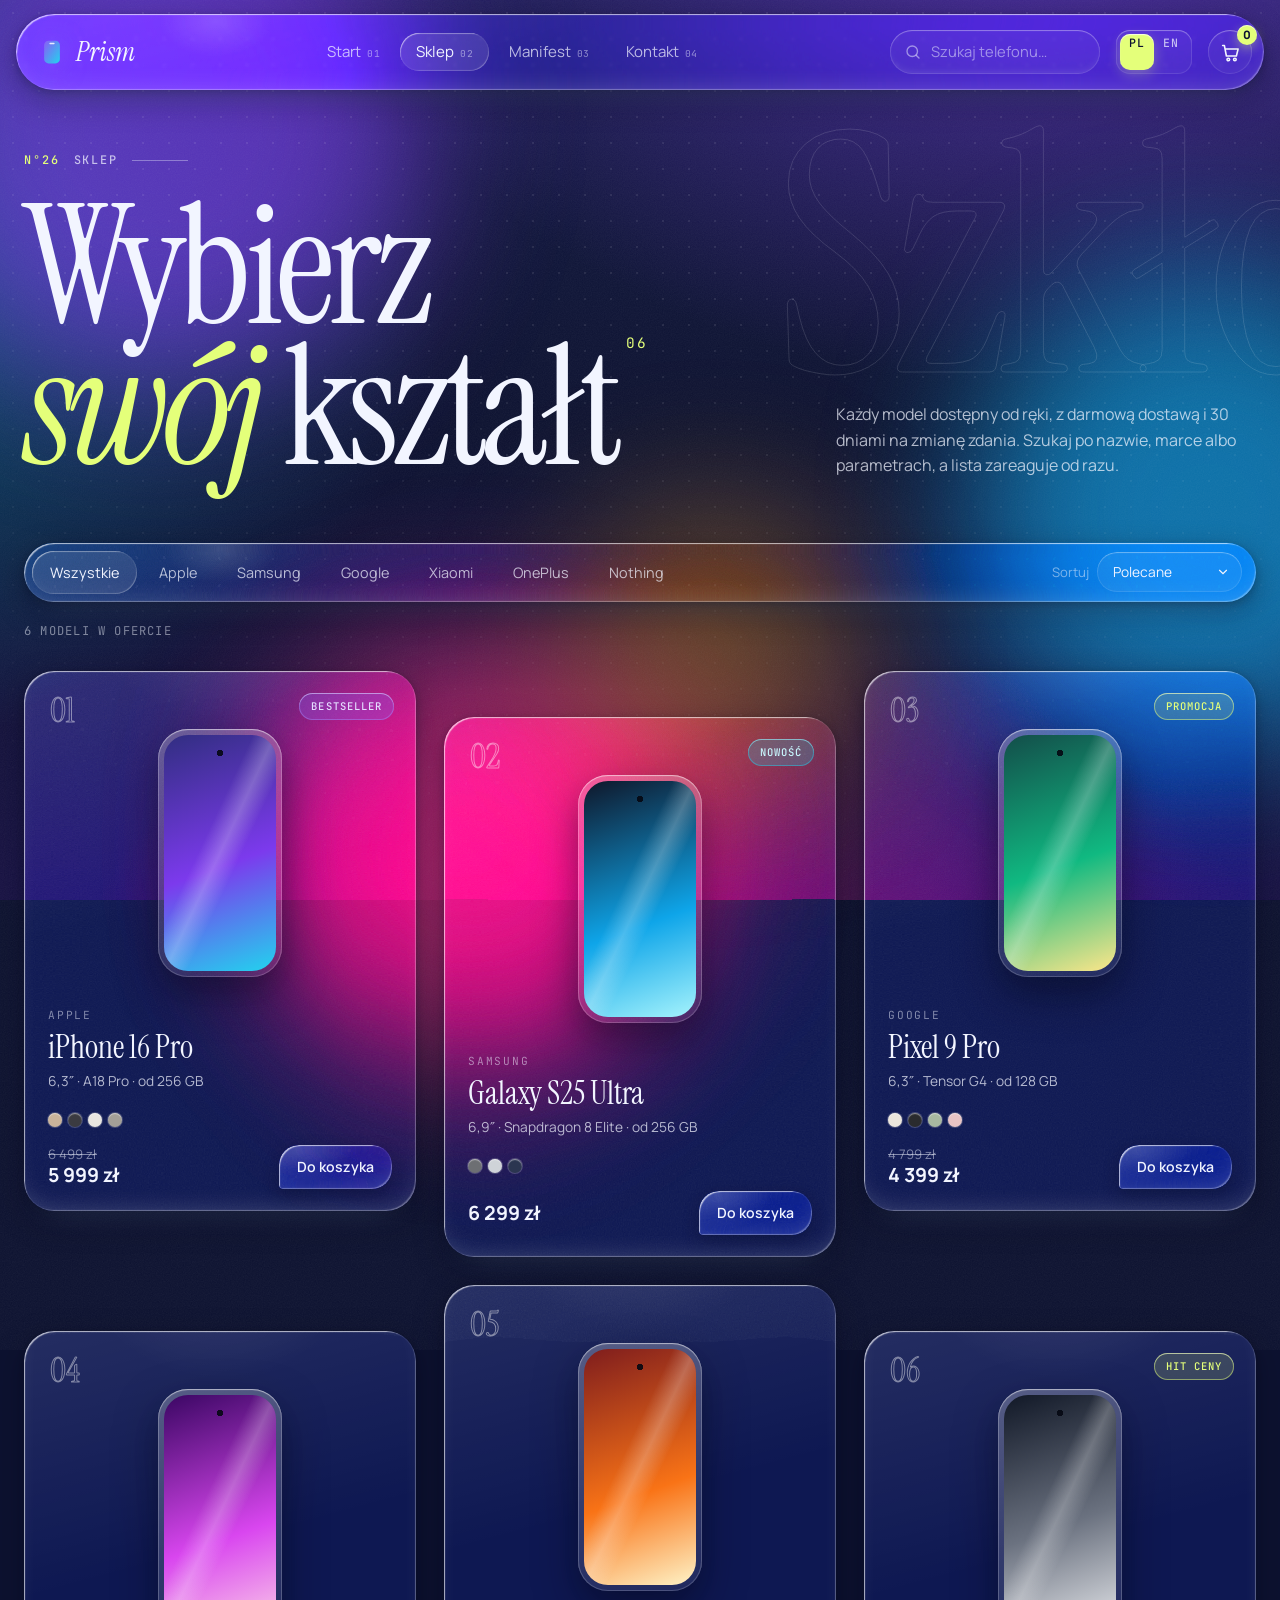
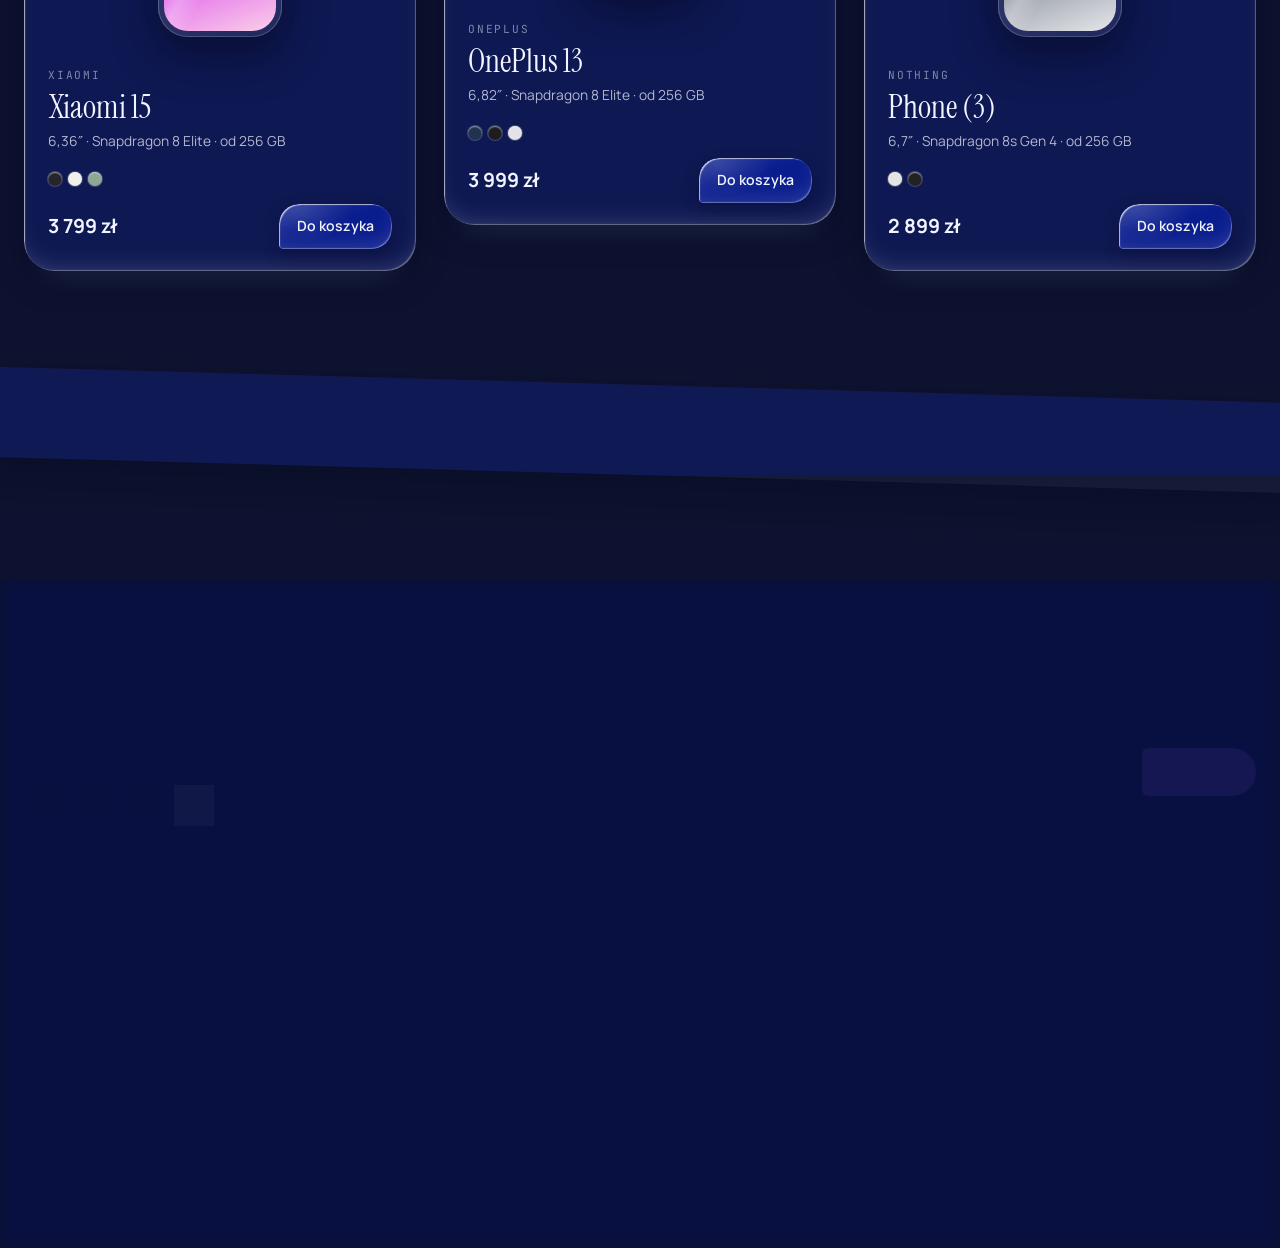
<file: sklep.html>
<!DOCTYPE html>
<html lang="pl">
<head>
  <meta charset="UTF-8">
  <meta name="viewport" content="width=device-width, initial-scale=1">
  <title data-i18n="meta.shop.title">Sklep – Prism</title>
  <meta name="description" content="Sześć starannie wybranych smartfonów: Apple, Samsung, Google, Xiaomi, OnePlus i Nothing. Filtruj, sortuj i dodawaj do koszyka." data-i18n-content="meta.shop.desc">
  <link rel="icon" href="data:image/svg+xml,%3Csvg xmlns='http://www.w3.org/2000/svg' viewBox='0 0 64 64'%3E%3Cdefs%3E%3ClinearGradient id='g' x1='0' y1='0' x2='1' y2='1'%3E%3Cstop offset='0' stop-color='%238b5cf6'/%3E%3Cstop offset='1' stop-color='%2322d3ee'/%3E%3C/linearGradient%3E%3C/defs%3E%3Crect x='14' y='6' width='36' height='52' rx='10' fill='url(%23g)'/%3E%3Crect x='26' y='11' width='12' height='3' rx='1.5' fill='rgba(255,255,255,.85)'/%3E%3C/svg%3E">
  <link rel="preconnect" href="https://fonts.googleapis.com">
  <link rel="preconnect" href="https://fonts.gstatic.com" crossorigin>
  <link rel="stylesheet" href="https://fonts.googleapis.com/css2?family=Instrument+Serif:ital@0;1&family=JetBrains+Mono:wght@400;500&family=Manrope:wght@300..800&display=swap">
  <link rel="stylesheet" href="styles.css">
  <script src="i18n.js"></script>
</head>
<body data-page="shop">

  <!-- Kurtyna przejścia między podstronami -->
  <div class="curtain" aria-hidden="true"><span>Prism</span><small data-i18n="curtain.shop">Sklep</small></div>

  <!-- Tło: gradient + pływające kule światła -->
  <div class="bg" aria-hidden="true">
    <div class="orb orb-1"></div>
    <div class="orb orb-2"></div>
    <div class="orb orb-3"></div>
    <div class="orb orb-4"></div>
  </div>

  <!-- Filtr SVG – refrakcja ciekłego szkła (feDisplacementMap zniekształca tło pod szkłem) -->
  <svg class="lg-defs" width="0" height="0" aria-hidden="true" focusable="false">
    <defs>
      <linearGradient id="logo-g" x1="0" y1="0" x2="1" y2="1">
        <stop offset="0" stop-color="#8b5cf6"/>
        <stop offset="1" stop-color="#22d3ee"/>
      </linearGradient>
    </defs>
    <filter id="liquid-lens" x="-35%" y="-35%" width="170%" height="170%" color-interpolation-filters="sRGB">
      <feTurbulence type="fractalNoise" baseFrequency="0.005 0.011" numOctaves="2" seed="14" result="noise"/>
      <feGaussianBlur in="noise" stdDeviation="2" result="soft"/>
      <feDisplacementMap in="SourceGraphic" in2="soft" scale="110" xChannelSelector="R" yChannelSelector="G"/>
    </filter>
  </svg>

  <!-- ===== NAGŁÓWEK ===== -->
  <header class="site-header" id="siteHeader">
    <div class="header-inner glass">
      <a class="logo" href="index.html" aria-label="Prism – strona główna" data-i18n-aria-label="nav.logo">
        <svg class="logo-mark" viewBox="0 0 64 64" aria-hidden="true">
          <rect x="14" y="6" width="36" height="52" rx="10" fill="url(#logo-g)"/>
          <rect x="26" y="11" width="12" height="3" rx="1.5" fill="rgba(255,255,255,.85)"/>
        </svg>
        <span>Prism</span>
      </a>

      <nav class="main-nav" id="mainNav" aria-label="Nawigacja główna" data-i18n-aria-label="nav.label">
        <ul>
          <li><a href="index.html"><span data-i18n="nav.home">Start</span><sup>01</sup></a></li>
          <li><a href="sklep.html" aria-current="page"><span data-i18n="nav.shop">Sklep</span><sup>02</sup></a></li>
          <li><a href="manifest.html"><span data-i18n="nav.manifest">Manifest</span><sup>03</sup></a></li>
          <li><a href="kontakt.html"><span data-i18n="nav.contact">Kontakt</span><sup>04</sup></a></li>
        </ul>
      </nav>

      <label class="search-box" for="searchInput">
        <svg viewBox="0 0 24 24" fill="none" stroke="currentColor" stroke-width="1.8" stroke-linecap="round" aria-hidden="true">
          <circle cx="11" cy="11" r="7"/>
          <path d="M20 20l-3.8-3.8"/>
        </svg>
        <input type="search" id="searchInput" placeholder="Szukaj telefonu…" data-i18n-placeholder="nav.search" autocomplete="off" aria-label="Szukaj telefonu" data-i18n-aria-label="nav.searchLabel">
      </label>

      <button class="lang-switch" id="langSwitch" type="button" aria-label="Zmień język na angielski" data-i18n-aria-label="nav.lang">
        <span data-lang="pl">PL</span><span data-lang="en">EN</span>
      </button>

      <button class="cart-btn" id="cartBtn" type="button" aria-label="Koszyk" data-i18n-aria-label="nav.cart">
        <svg viewBox="0 0 24 24" fill="none" stroke="currentColor" stroke-width="1.8" stroke-linecap="round" stroke-linejoin="round" aria-hidden="true">
          <path d="M3 4h2l2.3 12h11.4l2-8H6"/>
          <circle cx="9.5" cy="20" r="1.5"/>
          <circle cx="17" cy="20" r="1.5"/>
        </svg>
        <span class="cart-count" id="cartCount" hidden>0</span>
      </button>

      <button class="menu-toggle" id="menuToggle" type="button" aria-label="Menu" aria-expanded="false" aria-controls="mainNav">
        <span></span><span></span><span></span>
      </button>
    </div>
  </header>

  <main>

    <section class="page-hero">
      <span class="ghost-word" aria-hidden="true" style="right:-4vw; top:14vh" data-i18n="shop.ghost">Szkło</span>
      <div class="container">
        <span class="label reveal" style="--d:.5s" data-i18n="shop.label"><b>N°26</b> Sklep</span>
        <div class="page-intro">
          <h1 class="page-title" data-split style="--d:.45s" data-i18n="shop.title">Wybierz<br><em>swój</em> kształt<sup id="modelCount">06</sup></h1>
          <p class="reveal" style="--d:.7s" data-i18n="shop.intro">Każdy model dostępny od ręki, z darmową dostawą i 30 dniami na zmianę zdania. Szukaj po nazwie, marce albo parametrach, a lista zareaguje od razu.</p>
        </div>
      </div>
    </section>

    <section class="shop" id="sklep">
      <div class="container">
        <div class="filter-bar glass">
          <div class="filters" id="filters" role="toolbar" aria-label="Filtruj według marki" data-i18n-aria-label="shop.filterLabel">
            <span class="filter-blob" aria-hidden="true"></span>
            <button class="filter active" type="button" data-brand="all" data-i18n="shop.all">Wszystkie</button>
          </div>
          <label class="sort"><span data-i18n="shop.sort">Sortuj</span>
            <select id="sortSelect">
              <option value="default" data-i18n="shop.sortDefault">Polecane</option>
              <option value="asc" data-i18n="shop.sortAsc">Cena rosnąco</option>
              <option value="desc" data-i18n="shop.sortDesc">Cena malejąco</option>
            </select>
          </label>
        </div>

        <p class="search-info" id="searchInfo" aria-live="polite"></p>
        <div class="products-grid" id="productsGrid"></div>

        <div class="empty-state glass" id="emptyState" hidden>
          <p><span data-i18n="shop.empty">Nic nie pasuje do</span> „<span id="emptyQuery"></span>”.</p>
          <button class="btn btn-ghost glass" id="clearSearch" type="button" data-i18n="shop.showAll">Pokaż wszystko</button>
        </div>
      </div>
    </section>

    <div class="marquee glass tilt-right" aria-hidden="true">
      <div class="marquee-track"><span data-i18n="marquee.perks.0">Darmowa dostawa <em>24 h</em></span><i class="dot"></i><span data-i18n="marquee.perks.1">Raty <em>0%</em></span><i class="dot"></i><span data-i18n="marquee.perks.2">2 lata gwarancji</span><i class="dot"></i><span data-i18n="marquee.perks.3">Odkup starego telefonu</span><i class="dot"></i><span data-i18n="marquee.perks.4">30 dni na <em>zmianę zdania</em></span><i class="dot"></i></div>
      <div class="marquee-track"><span data-i18n="marquee.perks.0">Darmowa dostawa <em>24 h</em></span><i class="dot"></i><span data-i18n="marquee.perks.1">Raty <em>0%</em></span><i class="dot"></i><span data-i18n="marquee.perks.2">2 lata gwarancji</span><i class="dot"></i><span data-i18n="marquee.perks.3">Odkup starego telefonu</span><i class="dot"></i><span data-i18n="marquee.perks.4">30 dni na <em>zmianę zdania</em></span><i class="dot"></i></div>
    </div>
    <div style="height:80px"></div>

  </main>

  <!-- ===== STOPKA ===== -->
  <footer class="site-footer">
    <div class="container">
      <div class="footer-grid">
        <div class="footer-about">
          <a class="logo" href="index.html">
            <svg class="logo-mark" viewBox="0 0 64 64" aria-hidden="true">
              <rect x="14" y="6" width="36" height="52" rx="10" fill="url(#logo-g)"/>
              <rect x="26" y="11" width="12" height="3" rx="1.5" fill="rgba(255,255,255,.85)"/>
            </svg>
            <span>Prism</span>
          </a>
          <p data-i18n="footer.about">Mała pracownia z Rzeszowa. Sześć starannie wybranych telefonów, dostawa w 24 godziny i ludzie, którzy odbierają telefon.</p>
          <div class="socials">
            <a href="#" class="glass" aria-label="Facebook">Fb</a>
            <a href="#" class="glass" aria-label="Instagram">Ig</a>
            <a href="#" class="glass" aria-label="X">X</a>
            <a href="#" class="glass" aria-label="YouTube">Yt</a>
          </div>
        </div>

        <nav class="footer-col" aria-label="Sklep" data-i18n-aria-label="footer.shop">
          <h4 data-i18n="footer.shop">Sklep</h4>
          <ul>
            <li><a href="sklep.html" data-i18n="footer.all">Wszystkie modele</a></li>
            <li><a href="sklep.html?q=apple">Apple</a></li>
            <li><a href="sklep.html?q=samsung">Samsung</a></li>
            <li><a href="index.html#okazja" data-i18n="footer.sale">Wyprzedaż</a></li>
          </ul>
        </nav>

        <nav class="footer-col" aria-label="Pomoc" data-i18n-aria-label="footer.help">
          <h4 data-i18n="footer.help">Pomoc</h4>
          <ul>
            <li><a href="kontakt.html#faq" data-i18n="footer.delivery">Dostawa i płatności</a></li>
            <li><a href="kontakt.html#faq" data-i18n="footer.returns">Zwroty</a></li>
            <li><a href="manifest.html" data-i18n="footer.about2">O nas</a></li>
            <li><a href="kontakt.html" data-i18n="nav.contact">Kontakt</a></li>
          </ul>
        </nav>

        <div class="footer-col footer-news">
          <h4>Newsletter</h4>
          <p data-i18n="footer.newsText">Raz w miesiącu, bez spamu. Na start <strong>50 zł</strong> rabatu.</p>
          <form class="newsletter-form" id="newsletterForm" novalidate>
            <input type="email" id="newsletterEmail" placeholder="Twój e-mail" data-i18n-placeholder="footer.email" required aria-label="Adres e-mail" data-i18n-aria-label="footer.emailLabel">
            <button class="btn btn-primary glass" type="submit" data-i18n="footer.subscribe">Zapisz się</button>
          </form>
          <p class="newsletter-msg" id="newsletterMsg" hidden data-i18n="footer.thanks">Dziękujemy, sprawdź skrzynkę.</p>
        </div>
      </div>

      <p class="footer-word" aria-hidden="true">Prism</p>

      <div class="footer-bottom">
        <p>© <span class="js-year">2026</span> Prism · <span data-i18n="footer.demo">projekt demonstracyjny liquid glass UI</span></p>
        <p>Rzeszów, PL · 50°02′N 21°59′E</p>
      </div>
    </div>
  </footer>

  <!-- ===== KOSZYK ===== -->
  <div class="scrim" id="scrim"></div>
  <aside class="drawer glass" id="drawer" aria-hidden="true" aria-label="Koszyk" data-i18n-aria-label="nav.cart">
    <div class="drawer-head">
      <h2><span data-i18n="cart.title">Koszyk</span><em id="drawerQty"></em></h2>
      <button class="icon-btn" id="drawerClose" type="button" aria-label="Zamknij koszyk" data-i18n-aria-label="cart.close">
        <svg viewBox="0 0 24 24" fill="none" stroke="currentColor" stroke-width="1.8" stroke-linecap="round" aria-hidden="true"><path d="M6 6l12 12M18 6L6 18"/></svg>
      </button>
    </div>
    <div class="drawer-items" id="drawerItems"></div>
    <div class="drawer-foot">
      <div class="drawer-total"><span data-i18n="cart.total">Razem</span><strong id="drawerTotal">0 zł</strong></div>
      <p class="drawer-note" data-i18n="cart.note">Dostawa gratis · wysyłka w 24 h · 30 dni na zwrot</p>
      <button class="btn btn-primary glass" id="checkoutBtn" type="button"><span data-i18n="cart.checkout">Przejdź do kasy</span> <span class="arrow">→</span></button>
    </div>
  </aside>

  <div class="toast glass" id="toast" role="status" aria-live="polite"></div>
  <div class="cursor-lens glass" id="cursorLens" aria-hidden="true"></div>

  <script src="data.js"></script>
  <script src="script.js"></script>
</body>
</html>
</file>
<file: styles.css>
/* ============================================================
   PRISM – sklep z telefonami | LIQUID GLASS (styl iOS 26)
   Szkło = 3 warstwy:
     ::before  → refrakcja tła (backdrop-filter + feDisplacementMap)
     ::after   → delikatny tint + świetlisty rant (rim light)
     treść     → normalny przepływ, ponad warstwami

   UWAGA: przodkowie elementów .glass nie mogą mieć opacity < 1,
   filter ani mask – tworzą nowy „backdrop root” i szkło traci tło.
   Dlatego wszystkie animacje wejścia opierają się na transform.
   ============================================================ */

@property --lg-tint {
  syntax: "<color>";
  inherits: true;
  initial-value: rgba(255, 255, 255, 0.03);
}

:root {
  --bg: #0d1230;
  --ink: #f2f5ff;
  --muted: rgba(242, 245, 255, .72);
  --faint: rgba(242, 245, 255, .5);
  --ghost: rgba(242, 245, 255, .1);
  --hairline: rgba(255, 255, 255, .12);
  --violet: #8b5cf6;
  --cyan: #22d3ee;
  --pink: #ec4899;
  --lime: #e4ff7a;
  --grad: linear-gradient(135deg, #8b5cf6, #6366f1 45%, #22d3ee);
  --serif: "Instrument Serif", "Times New Roman", serif;
  --sans: "Manrope", "Segoe UI Variable Display", "Segoe UI", system-ui, sans-serif;
  --mono: "JetBrains Mono", ui-monospace, "Cascadia Mono", monospace;
  --ease-out: cubic-bezier(.16, 1, .3, 1);
  --ease-jelly: cubic-bezier(.3, 1.55, .35, 1);
  --header-h: 76px;
  --page-w: 1500px;
}

* { margin: 0; padding: 0; box-sizing: border-box; }

/* overflow-x: clip zamiast hidden – nie tworzy kontenera przewijania, więc nie psuje
   position: sticky, a na telefonach nie pozwala wystającym ozdobnikom (taśmy, konturowe
   słowa, pierścień) poszerzyć układu i oddalić całej strony */
html { scroll-behavior: smooth; overflow-x: clip; }

body {
  font-family: var(--sans);
  background: var(--bg);
  color: var(--ink);
  line-height: 1.6;
  overflow-x: hidden;
  overflow-x: clip;
  -webkit-font-smoothing: antialiased;
}

::selection { background: rgba(228, 255, 122, .85); color: #0d1230; }

img, svg { display: block; }

a { color: inherit; text-decoration: none; }

ul { list-style: none; }

button { font: inherit; color: inherit; }

:focus-visible {
  outline: 2px solid var(--lime);
  outline-offset: 3px;
  border-radius: 6px;
}

.container {
  width: min(var(--page-w), 100% - 48px);
  margin-inline: auto;
}

section { scroll-margin-top: calc(var(--header-h) + 24px); }

.lg-defs { position: absolute; }

.visually-hidden {
  position: absolute;
  width: 1px;
  height: 1px;
  overflow: hidden;
  clip: rect(0 0 0 0);
  white-space: nowrap;
}

/* ============================================================
   TŁO – żywa „tapeta”: kolorowe kule + siatka punktów + ziarno
   (im bogatsze tło, tym lepiej widać refrakcję szkła)
   ============================================================ */

.bg {
  position: fixed;
  inset: 0;
  z-index: -3;
  background:
    radial-gradient(1150px 800px at 82% -12%, rgba(124, 58, 237, .55), transparent 62%),
    radial-gradient(1000px 760px at -12% 32%, rgba(8, 145, 178, .5), transparent 60%),
    radial-gradient(950px 720px at 52% 118%, rgba(190, 24, 93, .45), transparent 64%),
    linear-gradient(180deg, #131a44, #0d1230 48%, #181244);
}

.bg::after {
  /* siatka punktów – przez soczewkę szkła pięknie faluje */
  content: "";
  position: absolute;
  inset: 0;
  background-image: radial-gradient(rgba(255, 255, 255, .16) 1px, transparent 1.6px);
  background-size: 26px 26px;
  opacity: .55;
  -webkit-mask-image: radial-gradient(130% 120% at 50% 0%, #000 30%, transparent 95%);
  mask-image: radial-gradient(130% 120% at 50% 0%, #000 30%, transparent 95%);
}

.bg::before {
  /* ziarno filmowe – analogowa faktura zamiast sterylnego gradientu */
  content: "";
  position: absolute;
  inset: -50%;
  z-index: 1;
  background-image: url("data:image/svg+xml,%3Csvg xmlns='http://www.w3.org/2000/svg' width='180' height='180'%3E%3Cfilter id='n'%3E%3CfeTurbulence type='fractalNoise' baseFrequency='.85' numOctaves='3' stitchTiles='stitch'/%3E%3CfeColorMatrix values='0 0 0 0 1 0 0 0 0 1 0 0 0 0 1 0 0 0 .55 0'/%3E%3C/filter%3E%3Crect width='100%25' height='100%25' filter='url(%23n)'/%3E%3C/svg%3E");
  opacity: .09;
  animation: grain 1.2s steps(6) infinite;
  pointer-events: none;
}

@keyframes grain {
  0%   { transform: translate(0, 0); }
  20%  { transform: translate(-3%, 2%); }
  40%  { transform: translate(2%, -4%); }
  60%  { transform: translate(-4%, -1%); }
  80%  { transform: translate(3%, 3%); }
  100% { transform: translate(0, 0); }
}

.orb {
  position: fixed;
  z-index: -2;
  border-radius: 50%;
  filter: blur(75px);
  opacity: .65;
  animation: drift 26s ease-in-out infinite alternate;
}

.orb-1 { width: 540px; height: 540px; background: #7c3aed; top: -150px; left: -110px; }
.orb-2 { width: 480px; height: 480px; background: #0ea5e9; top: 30%; right: -170px; animation-delay: -8s; animation-duration: 30s; }
.orb-3 { width: 440px; height: 440px; background: #db2777; bottom: -170px; left: 20%; animation-delay: -16s; animation-duration: 34s; }
.orb-4 { width: 300px; height: 300px; background: #f59e0b; top: 56%; left: 44%; opacity: .35; animation-delay: -22s; animation-duration: 38s; }

@keyframes drift {
  from { transform: translate(0, 0) scale(1); }
  to   { transform: translate(90px, 60px) scale(1.15); }
}

/* Olbrzymie konturowe słowa w tle sekcji – szkło nad nimi je załamuje */
.ghost-word {
  position: absolute;
  z-index: -1;
  font-family: var(--serif);
  font-size: clamp(9rem, 26vw, 26rem);
  line-height: .8;
  letter-spacing: -.04em;
  white-space: nowrap;
  color: transparent;
  -webkit-text-stroke: 1px rgba(255, 255, 255, .13);
  pointer-events: none;
  user-select: none;
}

/* ============================================================
   LIQUID GLASS – rdzeń efektu
   ============================================================ */

.glass {
  /* z-index: 0 tworzy kontekst warstw dla pseudoelementów,
     nie odcinając próbkowania tła przez backdrop-filter */
  position: relative;
  z-index: 0;
  border-radius: var(--lg-r, 24px);
  /* ostatni cień = jasna „kaustyka”, jak światło skupione pod kroplą */
  box-shadow:
    0 10px 30px rgba(3, 6, 24, .35),
    0 2px 8px rgba(3, 6, 24, .22),
    0 18px 30px -22px rgba(170, 200, 255, .35);
}

.glass::before {
  /* warstwa refrakcji: bez rozmycia – tylko załamanie obrazu jak przez wodę.
     inset -12px daje filtrowi margines próbkowania tła poza elementem,
     a clip-path przycina wynik z powrotem do kształtu szkła.
     --lens ustawia JS: indywidualna soczewka kropli dla każdego elementu */
  content: "";
  position: absolute;
  inset: -12px;
  z-index: -2;
  border-radius: inherit;
  clip-path: inset(12px round var(--lg-r, 24px));
  -webkit-backdrop-filter: blur(var(--lg-blur, 0px)) saturate(200%);
  backdrop-filter: blur(var(--lg-blur, 0px)) saturate(200%);
  filter: var(--lens, url(#liquid-lens));
}

.glass::after {
  /* tint + świetlisty rant jak na krawędzi soczewki */
  content: "";
  position: absolute;
  inset: 0;
  z-index: -1;
  border-radius: inherit;
  background:
    radial-gradient(80px 50px at 16% 10%, rgba(255, 255, 255, .14), transparent 70%),
    linear-gradient(165deg, rgba(255, 255, 255, .08), rgba(255, 255, 255, 0) 42%),
    var(--lg-tint, rgba(255, 255, 255, .03));
  box-shadow:
    inset 2px 2px 1px -1px rgba(255, 255, 255, .65),
    inset -2px -2px 1px -1px rgba(255, 255, 255, .25),
    inset 0 0 0 1px rgba(255, 255, 255, .07),
    inset 0 -12px 28px -16px rgba(255, 255, 255, .25);
  pointer-events: none;
  transition: background .35s, box-shadow .35s;
}

/* wariant bez zniekształcenia – dla małych pigułek (lżejszy dla GPU) */
.no-warp::before { filter: none; }

/* ============================================================
   KURTYNA – przejście między podstronami
   ============================================================ */

.curtain {
  position: fixed;
  inset: 0;
  z-index: 1000;
  display: grid;
  place-items: center;
  background:
    radial-gradient(900px 600px at 70% 20%, rgba(124, 58, 237, .65), transparent 60%),
    radial-gradient(800px 600px at 20% 90%, rgba(8, 145, 178, .5), transparent 60%),
    #0b0f29;
  pointer-events: none;
  transform: translateY(-101%);
  animation: curtain-out 1s var(--ease-out) .15s backwards;
}

.curtain span {
  font-family: var(--serif);
  font-style: italic;
  font-size: clamp(3rem, 10vw, 8rem);
  line-height: 1;
  color: var(--ink);
  animation: curtain-word 1s var(--ease-out) backwards;
}

.curtain small {
  position: absolute;
  bottom: 32px;
  left: 50%;
  transform: translateX(-50%);
  font-family: var(--mono);
  font-size: .72rem;
  letter-spacing: .2em;
  text-transform: uppercase;
  color: var(--faint);
}

@keyframes curtain-out {
  from { transform: translateY(0); }
  to   { transform: translateY(-101%); }
}

@keyframes curtain-word {
  from { transform: translateY(30px); letter-spacing: .2em; }
  to   { transform: none; letter-spacing: 0; }
}

html.is-leaving .curtain {
  animation: curtain-in .65s cubic-bezier(.7, 0, .3, 1) forwards;
  pointer-events: auto;
}

@keyframes curtain-in {
  from { transform: translateY(101%); }
  to   { transform: translateY(0); }
}

/* ============================================================
   KURSOR – mała kropla szkła sunąca za wskaźnikiem
   ============================================================ */

.cursor-lens {
  --lg-r: 999px;
  --lg-blur: 0px;
  position: fixed;
  top: 0;
  left: 0;
  z-index: 400;
  width: 88px;
  height: 88px;
  margin: -44px 0 0 -44px;
  pointer-events: none;
  /* translate ustawia JS co klatkę; scale sprężynuje przez transition */
  translate: -200px -200px;
  scale: 0;
  transition: scale .45s var(--ease-jelly);
  box-shadow: 0 8px 24px rgba(3, 6, 24, .28);
}

/* ============================================================
   NAGŁÓWEK – szklana pastylka
   ============================================================ */

.site-header {
  position: fixed;
  top: 14px;
  left: 0;
  right: 0;
  z-index: 100;
  transition: transform .5s var(--ease-out);
}

.site-header.hide { transform: translateY(calc(-100% - 20px)); }

.header-inner {
  --lg-r: 999px;
  --lg-blur: 1.5px;
  width: min(var(--page-w), 100% - 32px);
  margin-inline: auto;
  height: var(--header-h);
  padding: 0 12px 0 22px;
  display: flex;
  align-items: center;
  gap: 16px;
}

.site-header.scrolled .header-inner {
  --lg-tint: rgba(10, 14, 34, .32);
  box-shadow: 0 18px 50px rgba(3, 6, 24, .55), 0 2px 8px rgba(3, 6, 24, .3);
}

.logo {
  display: flex;
  align-items: center;
  gap: 10px;
  font-family: var(--serif);
  font-size: 1.7rem;
  font-style: italic;
  line-height: 1;
}

.logo-mark {
  width: 28px;
  height: 28px;
  filter: drop-shadow(0 4px 12px rgba(139, 92, 246, .55));
  transition: transform .8s var(--ease-jelly);
}

.logo:hover .logo-mark { transform: rotate(-14deg) scale(1.08); }

.main-nav { margin-inline: auto; }

.main-nav ul { display: flex; gap: 4px; position: relative; }

.main-nav a {
  position: relative;
  z-index: 1;
  display: flex;
  align-items: baseline;
  gap: 6px;
  padding: 9px 16px;
  border-radius: 999px;
  font-size: .94rem;
  color: var(--muted);
  transition: color .25s, background .25s;
}

.main-nav a sup {
  font-family: var(--mono);
  font-size: .6rem;
  color: var(--faint);
  letter-spacing: .05em;
}

.main-nav a:hover,
.main-nav a[aria-current="page"] { color: var(--ink); }

/* lepka kapsuła przelewająca się między linkami (pozycję ustawia JS) */
.nav-blob {
  position: absolute;
  top: 50%;
  height: 38px;
  transform: translateY(-50%);
  border-radius: 999px;
  background: rgba(255, 255, 255, .1);
  box-shadow:
    inset 1.5px 1.5px 1px -1px rgba(255, 255, 255, .6),
    inset -1.5px -1.5px 1px -1px rgba(255, 255, 255, .25),
    inset 0 0 0 1px rgba(255, 255, 255, .06);
  opacity: 0;
  pointer-events: none;
  transition:
    left .5s var(--ease-jelly),
    width .5s var(--ease-jelly),
    opacity .25s;
}

.main-nav.blob-on .nav-blob { opacity: 1; }

/* Wyszukiwarka – czysta szybka wewnątrz pastylki */

.search-box {
  display: flex;
  align-items: center;
  gap: 9px;
  padding: 0 14px;
  height: 44px;
  width: 210px;
  border-radius: 999px;
  background: rgba(255, 255, 255, .04);
  box-shadow:
    inset 0 1px 1px rgba(255, 255, 255, .3),
    inset 0 0 0 1px rgba(255, 255, 255, .1),
    inset 0 -6px 12px -8px rgba(255, 255, 255, .2);
  color: var(--faint);
  cursor: text;
  /* sprężyste rozciąganie jak kropla wody */
  transition: width .5s cubic-bezier(.3, 1.4, .35, 1), background .3s, box-shadow .3s;
}

.search-box svg { width: 18px; height: 18px; flex-shrink: 0; }

.search-box:focus-within {
  width: 280px;
  background: rgba(255, 255, 255, .08);
  box-shadow:
    inset 0 1px 1px rgba(255, 255, 255, .35),
    inset 0 0 0 1px rgba(228, 255, 122, .45),
    0 0 0 4px rgba(228, 255, 122, .12);
}

.search-box input {
  flex: 1;
  min-width: 0;
  background: none;
  border: none;
  outline: none;
  color: var(--ink);
  font: inherit;
  font-size: .92rem;
}

.search-box input::placeholder { color: var(--faint); }

.search-box input::-webkit-search-cancel-button { -webkit-appearance: none; }

/* Przełącznik języka – dwie litery, limonkowa kostka przelewa się między nimi */

.lang-switch {
  position: relative;
  display: grid;
  grid-template-columns: 1fr 1fr;
  flex-shrink: 0;
  height: 44px;
  padding: 4px;
  border: none;
  border-radius: 14px;
  background: rgba(255, 255, 255, .04);
  box-shadow: inset 0 1px 1px rgba(255, 255, 255, .3), inset 0 0 0 1px rgba(255, 255, 255, .1);
  font-family: var(--mono);
  font-size: .72rem;
  font-weight: 500;
  letter-spacing: .08em;
  cursor: pointer;
}

.lang-switch::before {
  content: "";
  position: absolute;
  top: 4px;
  bottom: 4px;
  left: 4px;
  width: calc(50% - 4px);
  border-radius: 10px;
  background: var(--lime);
  box-shadow: inset 0 1px 1px rgba(255, 255, 255, .8), 0 4px 14px rgba(228, 255, 122, .3);
  transition: transform .5s var(--ease-jelly);
}

.lang-switch[data-active="en"]::before { transform: translateX(100%); }

.lang-switch span {
  position: relative;
  display: grid;
  place-items: center;
  width: 34px;
  color: var(--muted);
  transition: color .3s;
}

.lang-switch[data-active="pl"] [data-lang="pl"],
.lang-switch[data-active="en"] [data-lang="en"] { color: #0d1230; }

.lang-switch:hover span { color: var(--ink); }
.lang-switch:hover[data-active="pl"] [data-lang="pl"],
.lang-switch:hover[data-active="en"] [data-lang="en"] { color: #0d1230; }

/* Koszyk */

.cart-btn {
  position: relative;
  width: 44px;
  height: 44px;
  flex-shrink: 0;
  display: grid;
  place-items: center;
  border-radius: 999px;
  border: none;
  background: rgba(255, 255, 255, .04);
  box-shadow: inset 0 1px 1px rgba(255, 255, 255, .3), inset 0 0 0 1px rgba(255, 255, 255, .1);
  color: var(--ink);
  cursor: pointer;
  transition: background .25s, transform .2s;
}

.cart-btn:hover { background: rgba(255, 255, 255, .1); transform: translateY(-1px); }

.cart-btn svg { width: 21px; height: 21px; }

.cart-count {
  position: absolute;
  top: -5px;
  right: -5px;
  min-width: 20px;
  height: 20px;
  padding: 0 5px;
  display: grid;
  place-items: center;
  border-radius: 999px;
  background: var(--lime);
  color: #0d1230;
  font-size: .72rem;
  font-weight: 800;
  box-shadow: 0 4px 12px rgba(228, 255, 122, .4), inset 0 1px 0 rgba(255, 255, 255, .6);
}

.cart-count.pop { animation: pop .35s ease; }

@keyframes pop {
  40% { transform: scale(1.45); }
  100% { transform: scale(1); }
}

/* Hamburger */

.menu-toggle {
  display: none;
  width: 44px;
  height: 44px;
  flex-direction: column;
  justify-content: center;
  align-items: center;
  gap: 5px;
  border-radius: 999px;
  border: none;
  background: rgba(255, 255, 255, .04);
  box-shadow: inset 0 1px 1px rgba(255, 255, 255, .3), inset 0 0 0 1px rgba(255, 255, 255, .1);
  cursor: pointer;
}

.menu-toggle span {
  width: 18px;
  height: 2px;
  border-radius: 2px;
  background: var(--ink);
  transition: transform .3s, opacity .3s;
}

.site-header.nav-open .menu-toggle span:nth-child(1) { transform: translateY(7px) rotate(45deg); }
.site-header.nav-open .menu-toggle span:nth-child(2) { opacity: 0; }
.site-header.nav-open .menu-toggle span:nth-child(3) { transform: translateY(-7px) rotate(-45deg); }

/* ============================================================
   SZUFLADA KOSZYKA
   ============================================================ */

.scrim {
  position: fixed;
  inset: 0;
  z-index: 150;
  background: rgba(5, 8, 22, .45);
  opacity: 0;
  visibility: hidden;
  transition: opacity .4s, visibility .4s;
}

.drawer {
  --lg-r: 32px;
  --lg-blur: 6px;
  --lg-tint: rgba(12, 16, 40, .5);
  position: fixed;
  top: 14px;
  right: 14px;
  bottom: 14px;
  z-index: 160;
  width: min(420px, 100% - 28px);
  display: flex;
  flex-direction: column;
  padding: 26px 24px 22px;
  visibility: hidden;
  transform: translateX(calc(100% + 60px));
  transform-origin: 100% 0;
  transition: transform .7s var(--ease-out), visibility .7s;
}

body.drawer-open .scrim { opacity: 1; visibility: visible; }
body.drawer-open .drawer { transform: none; visibility: visible; }

.drawer-head {
  display: flex;
  align-items: baseline;
  justify-content: space-between;
  padding-bottom: 18px;
  box-shadow: inset 0 -1px 0 var(--hairline);
}

.drawer-head h2 {
  font-family: var(--serif);
  font-weight: 400;
  font-size: 2.4rem;
  line-height: 1;
}

.drawer-head h2 em { color: var(--faint); font-size: 1.2rem; margin-left: 6px; }

.icon-btn {
  width: 40px;
  height: 40px;
  border: none;
  border-radius: 12px;
  display: grid;
  place-items: center;
  background: rgba(255, 255, 255, .06);
  box-shadow: inset 0 1px 1px rgba(255, 255, 255, .3), inset 0 0 0 1px rgba(255, 255, 255, .1);
  cursor: pointer;
  transition: background .25s, transform .4s var(--ease-jelly);
}

.icon-btn:hover { background: rgba(255, 255, 255, .14); transform: rotate(90deg); }

.icon-btn svg { width: 18px; height: 18px; }

.drawer-items {
  flex: 1;
  overflow-y: auto;
  margin: 8px -8px 0;
  padding: 0 8px;
  scrollbar-width: thin;
}

.drawer-item {
  display: grid;
  grid-template-columns: 54px 1fr auto;
  gap: 14px;
  align-items: center;
  padding: 16px 0;
  box-shadow: inset 0 -1px 0 var(--hairline);
  animation: item-in .5s var(--ease-out) backwards;
}

@keyframes item-in {
  from { transform: translateX(30px); }
}

.drawer-thumb {
  width: 38px;
  height: 72px;
  margin-inline: auto;
  border-radius: 10px;
  padding: 3px;
  background: var(--body, #555);
  box-shadow: inset 0 1px 1px rgba(255, 255, 255, .4), 0 8px 16px rgba(3, 6, 24, .4);
}

.drawer-thumb i { display: block; height: 100%; border-radius: 7px; background: var(--screen); }

.drawer-item h3 { font-size: .98rem; font-weight: 700; line-height: 1.3; }

.drawer-item p { font-size: .8rem; color: var(--faint); }

.qty {
  display: inline-flex;
  align-items: center;
  gap: 4px;
  margin-top: 6px;
}

.qty button {
  width: 24px;
  height: 24px;
  border: none;
  border-radius: 999px;
  background: rgba(255, 255, 255, .08);
  cursor: pointer;
  line-height: 1;
}

.qty button:hover { background: rgba(255, 255, 255, .18); }

.qty span { min-width: 22px; text-align: center; font-size: .85rem; font-variant-numeric: tabular-nums; }

.drawer-price { text-align: right; font-weight: 700; font-size: .95rem; white-space: nowrap; }

.drawer-price button {
  display: block;
  margin: 6px 0 0 auto;
  border: none;
  background: none;
  font-size: .76rem;
  color: var(--faint);
  text-decoration: underline;
  cursor: pointer;
}

.drawer-empty {
  display: grid;
  place-items: center;
  text-align: center;
  height: 100%;
  min-height: 240px;
  color: var(--muted);
}

.drawer-empty p:first-child {
  font-family: var(--serif);
  font-style: italic;
  font-size: 2rem;
  color: var(--ink);
  line-height: 1.1;
  margin-bottom: 8px;
}

.drawer-foot { padding-top: 18px; box-shadow: inset 0 1px 0 var(--hairline); }

.drawer-total {
  display: flex;
  justify-content: space-between;
  align-items: baseline;
  margin-bottom: 4px;
}

.drawer-total strong { font-family: var(--serif); font-weight: 400; font-size: 2rem; }

.drawer-note { font-size: .8rem; color: var(--faint); margin-bottom: 16px; }

.drawer-foot .btn { --lg-r: 18px; width: 100%; }

/* ============================================================
   PRZYCISKI I DROBNE ELEMENTY
   ============================================================ */

/* Kształty przycisków: --lg-r przyjmuje do czterech promieni (jak border-radius),
   a clip-path warstwy refrakcji używa tej samej wartości – szkło zawsze
   pokrywa się z obrysem. Domyślnie „liść”: dwa przeciwległe rogi ostre. */
.btn {
  --lg-r: 24px 6px 24px 6px;
  --lg-blur: 0px;
  position: relative;
  overflow: hidden;
  display: inline-flex;
  align-items: center;
  justify-content: center;
  gap: 10px;
  padding: 15px 28px;
  border-radius: var(--lg-r);
  border: none;
  background: none;
  font: inherit;
  font-size: .98rem;
  font-weight: 600;
  color: var(--ink);
  cursor: pointer;
  transition: transform .2s, box-shadow .3s, background .3s;
}

.btn .arrow {
  display: inline-block;
  transition: transform .45s var(--ease-jelly);
}

.btn:hover .arrow { transform: translateX(5px) rotate(-8deg); }

/* galaretowate „rozchlapanie” przy najechaniu */
@keyframes jelly {
  0%   { transform: translateY(0) scale(1, 1); }
  30%  { transform: translateY(-4px) scale(1.05, .93); }
  55%  { transform: translateY(-2px) scale(.97, 1.05); }
  78%  { transform: translateY(-2px) scale(1.015, .985); }
  100% { transform: translateY(-2px) scale(1, 1); }
}

.btn:hover, .add-btn:hover, .cart-btn:hover, .round-btn:hover {
  animation: jelly .6s cubic-bezier(.34, .8, .4, 1) forwards;
}

/* plusk wody w miejscu kliknięcia (element wstawia JS) */
.splash {
  position: absolute;
  width: 14px;
  height: 14px;
  margin: -7px;
  border-radius: 50%;
  background: radial-gradient(circle, rgba(255, 255, 255, .5), rgba(255, 255, 255, 0) 70%);
  pointer-events: none;
  animation: splash .55s ease-out forwards;
}

@keyframes splash {
  from { transform: scale(.4); opacity: 1; }
  to   { transform: scale(9); opacity: 0; }
}

/* primary = czyste ciekłe szkło, wyróżnia je tylko fioletowy rant i poświata */
.btn-primary {
  --lg-tint: rgba(139, 92, 246, .1);
  box-shadow: 0 10px 30px rgba(99, 102, 241, .3), 0 2px 8px rgba(3, 6, 24, .25);
}

.btn-primary::after {
  box-shadow:
    inset 2px 2px 1px -1px rgba(255, 255, 255, .75),
    inset -2px -2px 1px -1px rgba(255, 255, 255, .3),
    inset 0 0 0 1px rgba(167, 139, 250, .45),
    inset 0 -12px 22px -12px rgba(139, 92, 246, .6);
}

.btn-primary:hover {
  --lg-tint: rgba(139, 92, 246, .22);
  transform: translateY(-2px);
  box-shadow: 0 16px 40px rgba(99, 102, 241, .5), 0 2px 8px rgba(3, 6, 24, .25);
}

.btn-lg { --lg-r: 36px 8px 36px 8px; padding: 19px 36px; font-size: 1.05rem; }

/* ghost = surowa, prawie prostokątna tafla z redakcyjnym liternictwem */
.btn-ghost,
.btn-ghost.btn-lg {
  --lg-r: 8px;
  --lg-blur: 0px;
  font-family: var(--mono);
  font-size: .78rem;
  font-weight: 500;
  letter-spacing: .14em;
  text-transform: uppercase;
}

.btn-ghost:hover { --lg-tint: rgba(255, 255, 255, .08); transform: translateY(-2px); }

/* szklany przycisk ze strzałką: domyślnie koło, w kontekstach inne bryły */
.round-btn {
  --lg-r: 999px;
  --lg-blur: 0px;
  width: 58px;
  height: 58px;
  display: grid;
  place-items: center;
  border: none;
  background: none;
  cursor: pointer;
  flex-shrink: 0;
}

.round-btn svg { width: 22px; height: 22px; }

.round-btn:hover { --lg-tint: rgba(255, 255, 255, .08); }

/* strzałki pierścienia – pionowe kapsuły po bokach karty */
.ring-ui .round-btn { width: 54px; height: 92px; }

/* nawigacja cytatów – kwadraty z miękkimi rogami */
.voice-nav .round-btn { --lg-r: 16px; width: 56px; height: 56px; }

/* etykieta sekcji: „01 – Kolekcja” */
.label {
  display: inline-flex;
  align-items: center;
  gap: 14px;
  font-family: var(--mono);
  font-size: .74rem;
  font-weight: 500;
  letter-spacing: .16em;
  text-transform: uppercase;
  color: var(--muted);
}

.label b { color: var(--lime); font-weight: 500; }

.label::after {
  content: "";
  width: 56px;
  height: 1px;
  background: currentColor;
  opacity: .5;
}

.label.no-line::after { display: none; }

.display {
  font-family: var(--serif);
  font-weight: 400;
  font-size: clamp(2.8rem, 6.6vw, 6.2rem);
  line-height: .95;
  letter-spacing: -.025em;
}

.display em, .hero-title em, .page-title em { font-style: italic; color: var(--lime); }

.grad-text {
  background: linear-gradient(120deg, #b9a4ff, #4ce0f5 60%, #ffb1ec);
  -webkit-background-clip: text;
  background-clip: text;
  color: transparent;
}

.section-top {
  display: grid;
  grid-template-columns: 1fr minmax(240px, 380px);
  align-items: end;
  gap: 40px;
  margin-bottom: 48px;
}

.section-top .label { margin-bottom: 22px; }

.section-top p { color: var(--muted); }

/* ============================================================
   ANIMACJE WEJŚCIA
   ============================================================ */

/* bez animacji opacity – przezroczystość rodzica chwilowo
   wyłączałaby backdrop-filter szklanych dzieci (Chromium) */
.reveal {
  transform: translateY(34px) scale(.985);
  transition: transform .9s var(--ease-out) var(--d, 0s);
}

.reveal.visible { transform: none; }

/* słowa nagłówków wjeżdżają spod maski (rozbija je JS) */
.sw {
  display: inline-block;
  overflow: hidden;
  vertical-align: top;
  padding: .2em .08em .12em;
  margin: -.2em -.08em -.12em;
}

.sw-i {
  display: inline-block;
  transform: translateY(115%) rotate(6deg);
  transform-origin: 0 100%;
  transition: transform 1.1s var(--ease-out) calc(var(--wd, 0) * 70ms + var(--d, 0s));
}

.split.visible .sw-i { transform: none; }

/* ============================================================
   TAŚMA – przesuwający się pas haseł z ciekłego szkła
   ============================================================ */

.marquee {
  --lg-r: 0px;
  --lg-blur: 0px;
  display: flex;
  overflow: hidden;
  margin: 24px -2vw;
  padding: 22px 0;
  transform: rotate(-2.2deg);
  box-shadow: 0 20px 50px rgba(3, 6, 24, .35);
}

.marquee.tilt-right { transform: rotate(1.6deg); }

.marquee-track {
  display: flex;
  flex-shrink: 0;
  align-items: center;
  gap: 42px;
  padding-right: 42px;
  animation: marquee 32s linear infinite;
  font-family: var(--serif);
  font-size: clamp(1.8rem, 3.6vw, 3rem);
  line-height: 1;
  white-space: nowrap;
}

.marquee.reverse .marquee-track { animation-direction: reverse; }

.marquee-track em { color: var(--lime); }

.marquee-track .dot {
  width: 12px;
  height: 12px;
  border-radius: 50%;
  border: 1.5px solid var(--lime);
  flex-shrink: 0;
}

.marquee:hover .marquee-track { animation-play-state: paused; }

@keyframes marquee {
  to { transform: translateX(-100%); }
}

/* ============================================================
   TELEFON 3D – warstwowa bryła w CSS (front, tył, rant z plastrów)
   ============================================================ */

.phone3d {
  --w: 264px;
  --h: 548px;
  --t: 16px;
  --r: 46px;
  --body: #3b3b41;
  position: relative;
  width: var(--w);
  height: var(--h);
  transform-style: preserve-3d;
  transform: rotateX(var(--rx, 0deg)) rotateY(var(--ry, 0deg)) rotateZ(var(--rz, 0deg));
}

.phone3d > div {
  position: absolute;
  inset: 0;
  border-radius: var(--r);
}

.ph-edge {
  transform: translateZ(var(--z));
  background: linear-gradient(90deg,
    color-mix(in srgb, var(--body) 55%, #000),
    color-mix(in srgb, var(--body) 70%, #fff) 30%,
    var(--body) 55%,
    color-mix(in srgb, var(--body) 50%, #000));
}

.ph-front {
  transform: translateZ(calc(var(--t) / 2));
  backface-visibility: hidden;
  padding: 10px;
  background: #04050b;
  box-shadow:
    0 0 0 2px color-mix(in srgb, var(--body) 80%, #fff),
    inset 0 0 0 1px rgba(255, 255, 255, .08);
}

.ph-front::after {
  /* refleks światła przesuwa się razem z obrotem (--glare ustawia JS) */
  content: "";
  position: absolute;
  inset: 0;
  border-radius: inherit;
  background: linear-gradient(115deg, transparent 30%, rgba(255, 255, 255, .16) 45%, rgba(255, 255, 255, .03) 55%, transparent 70%);
  background-size: 250% 100%;
  background-position: var(--glare, 50%) 0;
  pointer-events: none;
}

.ph-screen {
  position: relative;
  height: 100%;
  overflow: hidden;
  border-radius: calc(var(--r) - 10px);
  background: var(--screen, linear-gradient(170deg, #272363, #3b3490 45%, #131a3c));
  display: flex;
  flex-direction: column;
  padding: 64px 18px 18px;
}

.ph-island {
  position: absolute;
  top: 14px;
  left: 50%;
  z-index: 2;
  width: 32%;
  height: 26px;
  transform: translateX(-50%);
  border-radius: 999px;
  background: #000;
}

.ph-back {
  transform: rotateY(180deg) translateZ(calc(var(--t) / 2));
  backface-visibility: hidden;
  background:
    radial-gradient(140% 70% at 20% 0%, rgba(255, 255, 255, .28), transparent 55%),
    linear-gradient(200deg, color-mix(in srgb, var(--body) 85%, #fff), var(--body) 45%, color-mix(in srgb, var(--body) 70%, #000));
  box-shadow:
    0 0 0 2px color-mix(in srgb, var(--body) 80%, #fff),
    inset 0 0 0 1px rgba(255, 255, 255, .12);
}

.ph-cam {
  position: absolute;
  top: 22px;
  left: 22px;
  width: 44%;
  aspect-ratio: 1;
  border-radius: 30%;
  background: color-mix(in srgb, var(--body) 80%, #000);
  box-shadow: inset 0 1px 2px rgba(255, 255, 255, .3), 0 6px 16px rgba(0, 0, 0, .35);
}

.ph-cam i {
  position: absolute;
  width: 40%;
  aspect-ratio: 1;
  border-radius: 50%;
  background: radial-gradient(circle at 35% 35%, #4b5baa 0 12%, #10121e 30% 62%, #2b2d38 64%);
  box-shadow: 0 0 0 3px color-mix(in srgb, var(--body) 60%, #000), inset 0 0 6px #000;
}

.ph-cam i:nth-child(1) { top: 8%; left: 8%; }
.ph-cam i:nth-child(2) { bottom: 8%; left: 8%; }
.ph-cam i:nth-child(3) { top: 30%; right: 8%; }

.ph-logo {
  position: absolute;
  left: 50%;
  top: 52%;
  transform: translate(-50%, -50%);
  font-family: var(--serif);
  font-style: italic;
  font-size: 2.4rem;
  color: color-mix(in srgb, var(--body) 60%, #fff);
  opacity: .55;
}

/* cień na „podłodze” – płaszczyzna położona pod bryłą, obraca się razem z nią */
.ph-floor {
  position: absolute;
  left: 50%;
  top: 100%;
  width: 320px;
  height: 320px;
  margin: -160px 0 0 -160px;
  transform: translateY(46px) rotateY(calc(var(--ry, 0deg) * -1)) rotateX(82deg);
  background: radial-gradient(closest-side, rgba(3, 6, 24, .75), rgba(3, 6, 24, .25) 55%, transparent);
  pointer-events: none;
}

/* Zawartość ekranu – ekran blokady */

.screen-time {
  font-size: 3.4rem;
  font-weight: 200;
  text-align: center;
  letter-spacing: .01em;
  line-height: 1.05;
}

.screen-date {
  text-align: center;
  font-size: .8rem;
  color: rgba(242, 245, 255, .8);
  margin-bottom: 24px;
  text-transform: capitalize;
}

.widget {
  background: rgba(255, 255, 255, .14);
  -webkit-backdrop-filter: blur(12px);
  backdrop-filter: blur(12px);
  border-radius: 20px;
  padding: 14px 16px;
  margin-bottom: 12px;
  display: flex;
  flex-direction: column;
  gap: 3px;
  box-shadow: inset 0 1px 1px rgba(255, 255, 255, .35), inset 0 0 0 1px rgba(255, 255, 255, .1);
}

.w-title { font-size: .7rem; font-weight: 700; letter-spacing: .08em; text-transform: uppercase; color: rgba(242, 245, 255, .72); }
.w-big   { font-size: 2rem; font-weight: 300; line-height: 1.15; }
.w-sub   { font-size: .78rem; color: rgba(242, 245, 255, .8); }

.w-bar {
  margin-top: 8px;
  height: 4px;
  border-radius: 999px;
  background: rgba(255, 255, 255, .22);
  overflow: hidden;
}

.w-bar i {
  display: block;
  height: 100%;
  width: 40%;
  border-radius: inherit;
  background: linear-gradient(90deg, #a78bfa, #22d3ee);
  animation: progress 14s linear infinite;
}

@keyframes progress {
  from { width: 6%; }
  to   { width: 96%; }
}

.dock {
  margin-top: auto;
  background: rgba(255, 255, 255, .14);
  -webkit-backdrop-filter: blur(12px);
  backdrop-filter: blur(12px);
  border-radius: 24px;
  padding: 11px;
  display: flex;
  justify-content: space-around;
  box-shadow: inset 0 1px 1px rgba(255, 255, 255, .35), inset 0 0 0 1px rgba(255, 255, 255, .1);
}

.dock i {
  width: 40px;
  height: 40px;
  border-radius: 12px;
  box-shadow: inset 0 1px 0 rgba(255, 255, 255, .35), 0 4px 10px rgba(3, 6, 24, .3);
}

.dock i:nth-child(1) { background: linear-gradient(135deg, #8b5cf6, #ec4899); }
.dock i:nth-child(2) { background: linear-gradient(135deg, #0ea5e9, #22d3ee); }
.dock i:nth-child(3) { background: linear-gradient(135deg, #f59e0b, #f97316); }
.dock i:nth-child(4) { background: linear-gradient(135deg, #10b981, #a3e635); }

/* Płaska miniatura telefonu (karty, karuzela) */

.p-phone {
  width: 124px;
  height: 248px;
  border-radius: 30px;
  padding: 6px;
  background: linear-gradient(160deg, rgba(255, 255, 255, .26), rgba(255, 255, 255, .07));
  box-shadow:
    0 18px 40px rgba(3, 6, 24, .5),
    inset 0 1px 1px rgba(255, 255, 255, .45),
    inset 0 0 0 1px rgba(255, 255, 255, .18);
  position: relative;
  transition: transform .6s var(--ease-out);
}

.p-phone::before {
  /* ekran */
  content: "";
  position: absolute;
  inset: 6px;
  border-radius: 24px;
  background: var(--screen, linear-gradient(160deg, #312e81, #7c3aed));
}

.p-phone::after {
  /* wysepka aparatu + refleks */
  content: "";
  position: absolute;
  inset: 6px;
  border-radius: 24px;
  background:
    linear-gradient(115deg, transparent 40%, rgba(255, 255, 255, .25) 50%, transparent 60%),
    radial-gradient(7px 7px at 50% 18px, rgba(5, 8, 18, .9) 45%, transparent 50%);
}

/* ============================================================
   STRONA GŁÓWNA – HERO
   ============================================================ */

.hero {
  position: relative;
  min-height: 80svh;
  display: flex;
  align-items: center;
  padding: calc(var(--header-h) + 60px) 0 100px;
}

.hero .ghost-word { right: -4vw; bottom: 2vh; }

.hero-grid {
  display: grid;
  grid-template-columns: 1.15fr .85fr;
  align-items: center;
  gap: 40px;
}

.hero-meta {
  display: flex;
  flex-wrap: wrap;
  gap: 10px 26px;
  margin-bottom: 34px;
}

.hero-title {
  font-family: var(--serif);
  font-weight: 400;
  font-size: clamp(3.6rem, 9.4vw, 9.4rem);
  line-height: .88;
  letter-spacing: -.035em;
  margin-bottom: 34px;
}

.hero-title .indent { display: inline-block; padding-left: .9em; }

.hero-lead {
  display: grid;
  grid-template-columns: auto 1fr;
  gap: 22px;
  max-width: 560px;
  font-size: 1.05rem;
  color: var(--muted);
}

.hero-lead::before {
  content: "";
  width: 1px;
  background: linear-gradient(var(--lime), transparent);
}

.hero-cta { display: flex; flex-wrap: wrap; gap: 14px; margin-top: 38px; }

.scroll-cue {
  position: absolute;
  left: max(24px, calc((100% - var(--page-w)) / 2));
  bottom: 28px;
  display: flex;
  align-items: center;
  gap: 14px;
  font-family: var(--mono);
  font-size: .7rem;
  letter-spacing: .2em;
  text-transform: uppercase;
  color: var(--faint);
}

.scroll-cue i {
  position: relative;
  width: 1px;
  height: 46px;
  overflow: hidden;
  background: rgba(255, 255, 255, .15);
}

.scroll-cue i::after {
  content: "";
  position: absolute;
  inset: 0;
  background: var(--lime);
  animation: cue 2.2s var(--ease-out) infinite;
}

@keyframes cue {
  from { transform: translateY(-100%); }
  to   { transform: translateY(100%); }
}

/* scena 3D w hero */

.stage {
  position: relative;
  display: grid;
  place-items: center;
  min-height: 640px;
  perspective: 1500px;
}

.stage-glow {
  position: absolute;
  inset: 12% 10%;
  background: radial-gradient(closest-side, rgba(139, 92, 246, .55), rgba(34, 211, 238, .2), transparent);
  filter: blur(50px);
}

.stage .phone3d { animation: bob 7s ease-in-out infinite; }

@keyframes bob {
  0%, 100% { translate: 0 0; }
  50%      { translate: 0 -14px; }
}

/* orbita szklanych kapsuł wokół telefonu */

.chip {
  --lg-r: 999px;
  --lg-blur: 0px;
  position: absolute;
  z-index: 2;
  padding: 11px 20px;
  font-size: .88rem;
  font-weight: 600;
  white-space: nowrap;
  animation: float 6s ease-in-out infinite;
}

.chip small { font-family: var(--mono); font-size: .66rem; color: var(--faint); margin-right: 6px; }

.chip-1 { top: 13%; left: -2%; animation-delay: -1.5s; }
.chip-2 { top: 44%; right: -4%; animation-delay: -3s; }
.chip-3 { bottom: 14%; left: 4%; animation-delay: -4.5s; }

@keyframes float {
  0%, 100% { transform: translateY(0); }
  50%      { transform: translateY(-16px); }
}

/* ============================================================
   STRONA GŁÓWNA – KARUZELA 3D (pierścień modeli)
   ============================================================ */

.collection { position: relative; padding: 80px 0 50px; }

.ring-stage {
  /* --R: promień pierścienia, --pw/--ph: wymiary telefonu */
  --R: clamp(420px, 44vw, 720px);
  --pw: 210px;
  --ph: 420px;
  position: relative;
  height: 640px;
  /* scena na pełną szerokość okna – boczne telefony nie są ucinane do kolumny treści */
  margin-inline: calc(50% - 50vw);
  overflow: hidden;
  display: grid;
  place-items: center;
  perspective: 2200px;
  perspective-origin: 50% 25%;
  cursor: grab;
  touch-action: pan-y;
  user-select: none;
}

.ring-stage.dragging { cursor: grabbing; }

.ring {
  position: relative;
  width: var(--pw);
  height: var(--ph);
  transform-style: preserve-3d;
  transform: translateZ(calc(var(--R) * -1)) rotateY(var(--a, 0deg));
}

.ring-item {
  position: absolute;
  inset: 0;
  display: grid;
  place-items: center;
  transform: rotateY(calc(var(--i) * var(--step))) translateZ(var(--R));
  transition: filter .5s;
}

.ring-item .p-phone {
  width: var(--pw);
  height: var(--ph);
  border-radius: 44px;
  padding: 8px;
  -webkit-box-reflect: below 22px linear-gradient(transparent 66%, rgba(255, 255, 255, .2));
}

.ring-item .p-phone::before,
.ring-item .p-phone::after { inset: 8px; border-radius: 36px; }

.ring-item:not(.front) { filter: saturate(.55) brightness(.7); }

.ring-ui {
  position: relative;
  z-index: 2;
  display: grid;
  grid-template-columns: auto 1fr auto;
  align-items: center;
  gap: 18px;
  max-width: 720px;
  margin: 40px auto 0;
}

.ring-info {
  --lg-r: 30px;
  --lg-blur: 0px;
  display: grid;
  grid-template-columns: 1fr auto;
  align-items: center;
  gap: 16px;
  padding: 18px 22px 18px 28px;
}

.ring-info .r-brand {
  font-family: var(--mono);
  font-size: .7rem;
  letter-spacing: .16em;
  text-transform: uppercase;
  color: var(--faint);
}

.ring-info .r-name {
  font-family: var(--serif);
  font-size: 2rem;
  line-height: 1.05;
}

.ring-info .r-price { font-size: .92rem; color: var(--muted); }

.ring-info .r-text { min-width: 0; }

.ring-info .r-text > * { display: block; animation: swap .6s var(--ease-out); }

@keyframes swap {
  from { transform: translateY(12px); filter: blur(4px); }
}

.ring-count {
  position: absolute;
  top: 10px;
  right: max(24px, calc((100% - var(--page-w)) / 2));
  font-family: var(--serif);
  font-size: 1.4rem;
  color: var(--faint);
}

.ring-count b { color: var(--ink); font-weight: 400; font-size: 3rem; }

/* ============================================================
   STRONA GŁÓWNA – OPOWIEŚĆ (przyklejony telefon + rozdziały)
   ============================================================ */

.story { position: relative; height: 320vh; }

.story-sticky {
  position: sticky;
  top: 0;
  height: 100vh;
  display: grid;
  grid-template-columns: 1fr 1fr;
  align-items: center;
  gap: 40px;
}

.story .ghost-word { right: -4vw; bottom: 4vh; }

.chapters { position: relative; min-height: 420px; }

.chapter {
  position: absolute;
  inset: 0;
  display: flex;
  flex-direction: column;
  justify-content: center;
  pointer-events: none;
}

.chapter .ch-num {
  font-family: var(--serif);
  font-size: clamp(5rem, 11vw, 10rem);
  line-height: .8;
  color: transparent;
  -webkit-text-stroke: 1px rgba(228, 255, 122, .7);
  margin-bottom: 18px;
}

.chapter h3 {
  font-family: var(--serif);
  font-weight: 400;
  font-size: clamp(2.4rem, 4.6vw, 4.2rem);
  line-height: 1;
  margin-bottom: 18px;
}

.chapter p { max-width: 420px; color: var(--muted); }

.chapter .ch-num,
.chapter h3,
.chapter p {
  transform: translateY(40px);
  opacity: 0;
  transition: transform .8s var(--ease-out), opacity .5s;
}

.chapter h3 { transition-delay: .06s; }
.chapter p  { transition-delay: .12s; }

.chapter.active .ch-num,
.chapter.active h3,
.chapter.active p { transform: none; opacity: 1; }

.chapter.past .ch-num,
.chapter.past h3,
.chapter.past p { transform: translateY(-40px); }

.story-stage {
  position: relative;
  display: grid;
  place-items: center;
  height: 100%;
  perspective: 1400px;
}

.story-progress {
  position: absolute;
  right: 0;
  top: 50%;
  transform: translateY(-50%);
  display: flex;
  flex-direction: column;
  gap: 12px;
}

.story-progress i {
  width: 2px;
  height: 46px;
  background: rgba(255, 255, 255, .15);
  position: relative;
  overflow: hidden;
}

.story-progress i::after {
  content: "";
  position: absolute;
  inset: 0;
  background: var(--lime);
  transform: scaleY(var(--fill, 0));
  transform-origin: top;
}

/* ekrany rozdziałów w telefonie */

.scr { position: absolute; inset: 0; padding: 64px 18px 18px; display: flex; flex-direction: column; transition: transform .7s var(--ease-out); }

.scr:not(.on) { transform: translateY(100%); }

.scr-display {
  background:
    radial-gradient(260px 220px at 30% 30%, #f472b6, transparent 70%),
    radial-gradient(260px 260px at 80% 70%, #22d3ee, transparent 70%),
    radial-gradient(200px 200px at 50% 50%, #a78bfa, transparent 70%),
    #120c33;
  animation: hue 8s linear infinite;
}

@keyframes hue { to { filter: hue-rotate(360deg); } }

.scr-display span, .scr-power span {
  margin-top: auto;
  font-family: var(--mono);
  font-size: .7rem;
  letter-spacing: .14em;
  text-transform: uppercase;
}

.scr-display strong, .scr-power strong {
  font-family: var(--serif);
  font-weight: 400;
  font-size: 4.2rem;
  line-height: 1;
}

.scr-power {
  background: linear-gradient(180deg, #0b1020, #0e2b1f);
}

.scr-camera {
  background:
    radial-gradient(120px 120px at 62% 38%, #ffd7a1, transparent 70%),
    linear-gradient(180deg, #f59e0b 0%, #db2777 45%, #3b0764 75%, #0b0f29);
}

.scr-camera .grid {
  position: absolute;
  inset: 0;
  background:
    linear-gradient(90deg, transparent calc(33.33% - .5px), rgba(255, 255, 255, .35) 33.33%, transparent calc(33.33% + .5px), transparent calc(66.66% - .5px), rgba(255, 255, 255, .35) 66.66%, transparent calc(66.66% + .5px)),
    linear-gradient(0deg, transparent calc(33.33% - .5px), rgba(255, 255, 255, .35) 33.33%, transparent calc(33.33% + .5px), transparent calc(66.66% - .5px), rgba(255, 255, 255, .35) 66.66%, transparent calc(66.66% + .5px));
}

.scr-camera .shutter {
  position: absolute;
  left: 50%;
  bottom: 26px;
  width: 58px;
  height: 58px;
  margin-left: -29px;
  border-radius: 50%;
  background: #fff;
  box-shadow: 0 0 0 4px rgba(0, 0, 0, .25), 0 0 0 7px #fff;
}

.story-copy .label { margin-bottom: 10px; }

.scrub-sec .label { margin-bottom: 34px; }

.topics { position: relative; }

.battery {
  margin: auto auto 30px;
  width: 92px;
  height: 170px;
  border-radius: 22px;
  padding: 6px;
  box-shadow: inset 0 0 0 2px rgba(228, 255, 122, .6);
  display: flex;
  align-items: flex-end;
}

.battery i {
  display: block;
  width: 100%;
  height: var(--charge, 20%);
  border-radius: 16px;
  background: linear-gradient(0deg, #a3e635, var(--lime));
  box-shadow: 0 0 30px rgba(228, 255, 122, .5);
  transition: height .3s;
}

/* ============================================================
   STRONA GŁÓWNA – OKAZJA (odliczanie nad olbrzymim −40%)
   ============================================================ */

.deal { position: relative; padding: 100px 0; overflow: hidden; }

.deal-num {
  position: absolute;
  z-index: -1;
  right: -2vw;
  top: 50%;
  transform: translateY(-50%);
  font-family: var(--serif);
  font-style: italic;
  font-size: clamp(12rem, 34vw, 34rem);
  line-height: .8;
  letter-spacing: -.05em;
  background: linear-gradient(120deg, rgba(185, 164, 255, .9), rgba(76, 224, 245, .8) 50%, rgba(255, 177, 236, .85));
  -webkit-background-clip: text;
  background-clip: text;
  color: transparent;
  pointer-events: none;
}

.deal-grid {
  display: grid;
  grid-template-columns: 1fr 1fr;
  gap: 40px;
  align-items: center;
}

.deal-copy p { color: var(--muted); max-width: 440px; margin: 22px 0 34px; }

.countdown {
  display: grid;
  grid-template-columns: repeat(4, 1fr);
  gap: 14px;
  justify-self: end;
  width: min(520px, 100%);
}

.time-box {
  --lg-r: 26px;
  --lg-blur: 0px;
  aspect-ratio: .8;
  display: flex;
  flex-direction: column;
  align-items: center;
  justify-content: center;
  gap: 4px;
  box-shadow: 0 14px 34px rgba(3, 6, 24, .35);
}

.time-box:nth-child(even) { translate: 0 34px; }

.t-num {
  font-family: var(--serif);
  font-size: clamp(2.4rem, 4.4vw, 3.6rem);
  line-height: 1;
  font-variant-numeric: tabular-nums;
}

.t-label { font-family: var(--mono); font-size: .66rem; letter-spacing: .16em; text-transform: uppercase; color: var(--faint); }

/* ============================================================
   STRONA GŁÓWNA – GŁOSY KLIENTÓW
   ============================================================ */

.voices { position: relative; padding: 90px 0; }

.voice-wrap {
  display: grid;
  grid-template-columns: 120px 1fr;
  gap: 40px;
  align-items: start;
}

.voice-mark {
  font-family: var(--serif);
  font-size: 12rem;
  line-height: .7;
  color: var(--lime);
}

.voice-list { position: relative; min-height: 220px; }

.voice {
  position: absolute;
  inset: 0;
  visibility: hidden;
}

.voice.active { visibility: visible; }

.voice blockquote {
  font-family: var(--serif);
  font-size: clamp(1.9rem, 3.8vw, 3.4rem);
  line-height: 1.1;
  letter-spacing: -.01em;
  margin-bottom: 30px;
}

.voice figcaption {
  display: flex;
  align-items: center;
  gap: 14px;
  font-size: .92rem;
}

.voice figcaption span { color: var(--faint); font-family: var(--mono); font-size: .74rem; letter-spacing: .08em; }

.voice .sw-i { transition-duration: .8s; transition-delay: calc(var(--wd, 0) * 18ms); }

.voice:not(.active) .sw-i { transform: translateY(-115%); transition-delay: 0s; transition-duration: .5s; }

.voice.active .sw-i { transform: none; }

.voice.enter .sw-i { transform: translateY(115%) rotate(6deg); transition: none; }

.voice-nav {
  display: flex;
  align-items: center;
  gap: 14px;
  margin-top: 20px;
}

.voice-nav .count {
  font-family: var(--mono);
  font-size: .8rem;
  color: var(--faint);
  margin-left: 10px;
  letter-spacing: .1em;
}

/* ============================================================
   CTA – finał przed stopką
   ============================================================ */

.finale {
  position: relative;
  padding: 100px 0 120px;
  text-align: center;
}

.finale .display { max-width: 980px; margin: 22px auto 40px; }

/* ============================================================
   PODSTRONY – wspólny nagłówek strony
   ============================================================ */

.page-hero {
  position: relative;
  padding: calc(var(--header-h) + 70px) 0 44px;
}

.page-title {
  font-family: var(--serif);
  font-weight: 400;
  font-size: clamp(4rem, 13vw, 12rem);
  line-height: .85;
  letter-spacing: -.04em;
}

.page-title sup {
  font-family: var(--mono);
  font-size: .9rem;
  letter-spacing: .1em;
  vertical-align: top;
  margin-left: 10px;
  color: var(--lime);
}

.page-intro {
  display: grid;
  grid-template-columns: 1fr minmax(260px, 420px);
  align-items: end;
  gap: 40px;
}

.page-intro p { color: var(--muted); }

.page-hero .label { margin-bottom: 26px; }

/* ============================================================
   SKLEP
   ============================================================ */

.shop { padding: 20px 0 90px; }

.filter-bar {
  --lg-r: 999px;
  --lg-blur: 0px;
  display: flex;
  align-items: center;
  gap: 10px;
  padding: 8px;
  margin-bottom: 46px;
  position: sticky;
  top: calc(var(--header-h) + 26px);
  z-index: 20;
}

.filters {
  position: relative;
  display: flex;
  gap: 4px;
  overflow-x: auto;
  scrollbar-width: none;
  flex: 1;
}

.filters::-webkit-scrollbar { display: none; }

.filter {
  position: relative;
  z-index: 1;
  padding: 10px 18px;
  border: none;
  border-radius: 999px;
  background: none;
  font-size: .9rem;
  color: var(--muted);
  cursor: pointer;
  white-space: nowrap;
  transition: color .25s;
}

.filter:hover, .filter.active { color: var(--ink); }

.filter-blob {
  position: absolute;
  top: 0;
  bottom: 0;
  border-radius: 999px;
  background: rgba(255, 255, 255, .1);
  box-shadow:
    inset 1.5px 1.5px 1px -1px rgba(255, 255, 255, .6),
    inset -1.5px -1.5px 1px -1px rgba(255, 255, 255, .25),
    inset 0 0 0 1px rgba(255, 255, 255, .06);
  transition: left .5s var(--ease-jelly), width .5s var(--ease-jelly);
}

.sort {
  display: flex;
  align-items: center;
  gap: 8px;
  padding: 0 6px 0 16px;
  font-size: .82rem;
  color: var(--faint);
  white-space: nowrap;
}

.sort select {
  appearance: none;
  height: 40px;
  padding: 0 34px 0 16px;
  border: none;
  border-radius: 999px;
  background:
    url("data:image/svg+xml,%3Csvg xmlns='http://www.w3.org/2000/svg' viewBox='0 0 24 24' fill='none' stroke='%23f2f5ff' stroke-width='2' stroke-linecap='round'%3E%3Cpath d='M6 9l6 6 6-6'/%3E%3C/svg%3E") no-repeat right 12px center / 14px,
    rgba(255, 255, 255, .06);
  box-shadow: inset 0 1px 1px rgba(255, 255, 255, .3), inset 0 0 0 1px rgba(255, 255, 255, .1);
  color: var(--ink);
  font: inherit;
  font-size: .86rem;
  cursor: pointer;
}

.sort select option { background: #141a40; }

.search-info {
  margin: -26px 0 30px;
  font-family: var(--mono);
  font-size: .76rem;
  letter-spacing: .1em;
  text-transform: uppercase;
  color: var(--faint);
}

.products-grid {
  --stagger: 46px;
  display: grid;
  grid-template-columns: repeat(auto-fill, minmax(300px, 1fr));
  gap: 28px;
}

.product-card {
  --lg-r: 30px;
  --lg-blur: 0px;
  position: relative;
  padding: 24px 24px 22px;
  transition: transform .35s, box-shadow .35s;
}

/* parzyste karty zsunięte w dół: translate przesuwa bez zmiany wysokości
   (margin w siatce skracałby kartę), a większy odstęp rzędów robi im miejsce */
.products-grid { row-gap: calc(28px + var(--stagger)); padding-bottom: var(--stagger); }
.products-grid .product-card:nth-child(even) { translate: 0 var(--stagger); }

.product-card:hover {
  --lg-tint: rgba(255, 255, 255, .06);
  transform: translateY(-8px);
  box-shadow: 0 28px 64px rgba(3, 6, 24, .55), 0 4px 12px rgba(3, 6, 24, .3);
}

/* ruchomy refleks podążający za kursorem (–-mx/–-my ustawia JS) */
.product-card::after {
  background:
    radial-gradient(240px circle at var(--mx, 50%) var(--my, -20%), rgba(255, 255, 255, .13), transparent 65%),
    linear-gradient(165deg, rgba(255, 255, 255, .09), rgba(255, 255, 255, 0) 42%),
    var(--lg-tint, rgba(255, 255, 255, .03));
}

.product-card.hidden { display: none; }

.p-index {
  position: absolute;
  top: 22px;
  left: 26px;
  font-family: var(--serif);
  font-size: 2.2rem;
  line-height: 1;
  color: transparent;
  -webkit-text-stroke: 1px rgba(255, 255, 255, .45);
}

.p-badge {
  position: absolute;
  top: 22px;
  right: 22px;
  z-index: 2;
  padding: 5px 12px;
  border-radius: 999px;
  font-family: var(--mono);
  font-size: .66rem;
  font-weight: 500;
  letter-spacing: .1em;
  text-transform: uppercase;
  background: rgba(139, 92, 246, .3);
  box-shadow: inset 0 1px 0 rgba(255, 255, 255, .35), inset 0 0 0 1px rgba(167, 139, 250, .45);
  color: #e4dcff;
}

.p-badge-new  { background: rgba(34, 211, 238, .22); box-shadow: inset 0 1px 0 rgba(255, 255, 255, .35), inset 0 0 0 1px rgba(34, 211, 238, .45); color: #c8f6fd; }
.p-badge-sale { background: rgba(228, 255, 122, .16); box-shadow: inset 0 1px 0 rgba(255, 255, 255, .35), inset 0 0 0 1px rgba(228, 255, 122, .5); color: var(--lime); }

.p-visual {
  display: flex;
  justify-content: center;
  padding: 34px 0 24px;
}

.product-card:hover .p-phone { transform: translateY(-8px) rotate(-4deg); }

.p-brand {
  font-family: var(--mono);
  font-size: .7rem;
  letter-spacing: .16em;
  text-transform: uppercase;
  color: var(--faint);
}

.p-name {
  font-family: var(--serif);
  font-weight: 400;
  font-size: 2rem;
  line-height: 1.05;
  margin: 4px 0 6px;
}

.p-link::after {
  /* cała karta klikalna */
  content: "";
  position: absolute;
  inset: 0;
  z-index: 1;
  border-radius: inherit;
}

.p-specs { font-size: .86rem; color: var(--muted); margin-bottom: 20px; }

.p-swatches { display: flex; gap: 6px; margin-bottom: 18px; }

.p-swatches i {
  width: 14px;
  height: 14px;
  border-radius: 50%;
  background: var(--c);
  box-shadow: inset 0 1px 1px rgba(255, 255, 255, .5), 0 0 0 1px rgba(255, 255, 255, .2);
}

.p-row {
  display: flex;
  align-items: center;
  justify-content: space-between;
  gap: 12px;
}

.p-price { display: flex; flex-direction: column; line-height: 1.25; }

.p-price s { font-size: .82rem; color: var(--faint); }

.p-price strong { font-size: 1.22rem; }

.add-btn {
  --lg-r: 20px 20px 20px 4px; /* dymek z ostrym rogiem */
  --lg-blur: 0px;
  position: relative;
  z-index: 2;
  overflow: hidden;
  padding: 11px 18px;
  border: none;
  background: none;
  color: var(--ink);
  font: inherit;
  font-size: .88rem;
  font-weight: 600;
  cursor: pointer;
  white-space: nowrap;
  box-shadow: 0 6px 16px rgba(3, 6, 24, .28);
  transition: transform .2s, box-shadow .3s;
}

.add-btn:hover {
  --lg-tint: rgba(139, 92, 246, .24);
  transform: translateY(-1px);
  box-shadow: 0 10px 26px rgba(99, 102, 241, .4);
}

.add-btn.added {
  --lg-tint: rgba(16, 185, 129, .24);
}

.empty-state {
  --lg-r: 30px;
  padding: 56px 28px;
  text-align: center;
  margin-top: 26px;
}

.empty-state p {
  margin-bottom: 22px;
  font-family: var(--serif);
  font-size: 2rem;
  line-height: 1.1;
}

.empty-state p span { font-style: italic; color: var(--lime); }

.empty-state .btn { padding: 11px 22px; font-size: .9rem; }

/* ============================================================
   KARTA PRODUKTU
   ============================================================ */

.pdp { padding: calc(var(--header-h) + 50px) 0 80px; }

.crumbs {
  display: flex;
  flex-wrap: wrap;
  gap: 10px;
  font-family: var(--mono);
  font-size: .72rem;
  letter-spacing: .12em;
  text-transform: uppercase;
  color: var(--faint);
  margin-bottom: 30px;
}

.crumbs a:hover { color: var(--ink); }

.crumbs span[aria-current] { color: var(--ink); }

.pdp-grid {
  display: grid;
  grid-template-columns: 1.1fr .9fr;
  gap: 56px;
  align-items: start;
}

.viewer {
  position: sticky;
  top: calc(var(--header-h) + 40px);
  height: min(720px, calc(100vh - var(--header-h) - 70px));
  min-height: 560px;
  display: grid;
  place-items: center;
  perspective: 1400px;
  cursor: grab;
  touch-action: pan-y;
  user-select: none;
}

.viewer.dragging { cursor: grabbing; }

.viewer .ghost-word {
  top: 50%;
  left: 50%;
  transform: translate(-50%, -50%);
  font-size: clamp(7rem, 16vw, 15rem);
}

.viewer-ring {
  position: absolute;
  width: 78%;
  aspect-ratio: 1;
  border-radius: 50%;
  border: 1px dashed rgba(255, 255, 255, .14);
  transform: rotateX(76deg);
}

.viewer-ring::after {
  content: "";
  position: absolute;
  inset: 12%;
  border-radius: 50%;
  border: 1px solid rgba(228, 255, 122, .22);
}

.viewer-hint {
  --lg-r: 999px;
  --lg-blur: 0px;
  position: absolute;
  left: 50%;
  bottom: 18px;
  z-index: 2;
  transform: translateX(-50%);
  display: flex;
  align-items: center;
  gap: 10px;
  padding: 10px 18px;
  font-family: var(--mono);
  font-size: .7rem;
  letter-spacing: .12em;
  text-transform: uppercase;
  color: var(--muted);
  white-space: nowrap;
}

.viewer-hint svg { width: 18px; height: 18px; animation: sway 2.6s ease-in-out infinite; }

@keyframes sway {
  0%, 100% { transform: translateX(-4px); }
  50%      { transform: translateX(4px); }
}

.viewer-angle {
  position: absolute;
  top: 20px;
  right: 10px;
  font-family: var(--mono);
  font-size: .72rem;
  letter-spacing: .1em;
  color: var(--faint);
  font-variant-numeric: tabular-nums;
}

.pdp-info .p-brand { display: block; margin-bottom: 14px; }

.pdp-title {
  font-family: var(--serif);
  font-weight: 400;
  font-size: clamp(3rem, 6vw, 5.6rem);
  line-height: .92;
  letter-spacing: -.03em;
  margin-bottom: 18px;
}

.pdp-tagline {
  font-family: var(--serif);
  font-style: italic;
  font-size: 1.5rem;
  line-height: 1.25;
  color: var(--muted);
  margin-bottom: 34px;
}

.pdp-price {
  display: flex;
  align-items: baseline;
  gap: 14px;
  padding: 22px 0;
  box-shadow: inset 0 1px 0 var(--hairline), inset 0 -1px 0 var(--hairline);
  margin-bottom: 30px;
}

.pdp-price strong { font-family: var(--serif); font-weight: 400; font-size: 3rem; line-height: 1; }

.pdp-price s { color: var(--faint); }

.pdp-price small { margin-left: auto; font-size: .82rem; color: var(--faint); text-align: right; }

.opt { margin-bottom: 28px; }

.opt-head {
  display: flex;
  justify-content: space-between;
  font-size: .86rem;
  color: var(--faint);
  margin-bottom: 12px;
}

.opt-head b { color: var(--ink); font-weight: 600; }

.swatches { display: flex; gap: 12px; flex-wrap: wrap; }

.swatch {
  width: 42px;
  height: 42px;
  border: none;
  border-radius: 50%;
  background: var(--c);
  box-shadow: inset 0 2px 3px rgba(255, 255, 255, .5), inset 0 -3px 6px rgba(0, 0, 0, .25), 0 0 0 1px rgba(255, 255, 255, .2);
  cursor: pointer;
  transition: transform .4s var(--ease-jelly), box-shadow .3s;
}

.swatch:hover { transform: scale(1.1); }

.swatch[aria-pressed="true"] {
  box-shadow: inset 0 2px 3px rgba(255, 255, 255, .5), 0 0 0 3px var(--bg), 0 0 0 4.5px var(--lime);
}

.segmented {
  --lg-r: 22px;
  --lg-blur: 0px;
  position: relative;
  display: flex;
  padding: 6px;
}

.segmented button {
  position: relative;
  z-index: 1;
  flex: 1;
  padding: 12px 10px;
  border: none;
  border-radius: 16px;
  background: none;
  font-size: .92rem;
  font-weight: 600;
  color: var(--muted);
  cursor: pointer;
  transition: color .25s;
}

.segmented button[aria-pressed="true"] { color: #0d1230; }

.seg-blob {
  position: absolute;
  top: 6px;
  bottom: 6px;
  border-radius: 16px;
  background: var(--lime);
  box-shadow: inset 0 1px 1px rgba(255, 255, 255, .8), 0 6px 18px rgba(228, 255, 122, .3);
  transition: left .5s var(--ease-jelly), width .5s var(--ease-jelly);
}

.pdp-actions { display: flex; gap: 12px; margin: 34px 0 30px; }

.pdp-actions .btn-primary { flex: 1; }

.perks {
  display: grid;
  gap: 10px;
  font-size: .9rem;
  color: var(--muted);
  margin-bottom: 44px;
}

.perks li { display: flex; gap: 12px; align-items: center; }

.perks li::before {
  content: "";
  width: 8px;
  height: 8px;
  border-radius: 50%;
  border: 1.5px solid var(--lime);
  flex-shrink: 0;
}

.specs { display: grid; }

.specs div {
  display: grid;
  grid-template-columns: 140px 1fr;
  gap: 20px;
  padding: 15px 0;
  box-shadow: inset 0 -1px 0 var(--hairline);
}

.specs dt {
  font-family: var(--mono);
  font-size: .72rem;
  letter-spacing: .12em;
  text-transform: uppercase;
  color: var(--faint);
  padding-top: 3px;
}

.related { padding: 40px 0 90px; }

/* ============================================================
   MANIFEST
   ============================================================ */

.mf-hero {
  position: relative;
  min-height: 100svh;
  display: flex;
  align-items: center;
  padding: calc(var(--header-h) + 60px) 0 80px;
  overflow: hidden;
}

.mf-title {
  font-family: var(--serif);
  font-weight: 400;
  font-size: clamp(3.4rem, 9.6vw, 10rem);
  line-height: .9;
  letter-spacing: -.035em;
}

.mf-title em { font-style: italic; color: var(--lime); }

.mf-title .r { display: block; text-align: right; }

/* szklana rzeźba – tafle w 3D nad typografią, każda załamuje litery pod sobą */
.panes {
  position: absolute;
  inset: 0;
  pointer-events: none;
}

.pane {
  --lg-r: 34px;
  --lg-blur: 0px;
  position: absolute;
  animation: pane 14s ease-in-out infinite;
}

.pane-1 { width: 260px; height: 340px; top: 18%; left: 8%;  --rx: 18deg; --ry: -28deg; }
.pane-2 { width: 200px; height: 200px; top: 52%; left: 40%; --rx: -22deg; --ry: 24deg; animation-delay: -4s; --lg-r: 999px; }
.pane-3 { width: 300px; height: 180px; top: 24%; right: 9%; --rx: 26deg; --ry: 18deg; animation-delay: -8s; }
.pane-4 { width: 140px; height: 260px; bottom: 8%; right: 22%; --rx: -14deg; --ry: -32deg; animation-delay: -11s; }

@keyframes pane {
  0%, 100% { transform: perspective(900px) rotateX(var(--rx)) rotateY(var(--ry)) translateY(0); }
  50%      { transform: perspective(900px) rotateX(calc(var(--rx) * -.6)) rotateY(calc(var(--ry) * -.6)) translateY(-26px); }
}

.mf-sub {
  display: flex;
  justify-content: space-between;
  gap: 30px;
  margin-top: 50px;
  font-family: var(--mono);
  font-size: .74rem;
  letter-spacing: .14em;
  text-transform: uppercase;
  color: var(--faint);
}

.scrub-sec { padding: 90px 0; }

.scrub {
  font-family: var(--serif);
  font-size: clamp(2rem, 4.4vw, 4rem);
  line-height: 1.12;
  letter-spacing: -.015em;
  max-width: 1100px;
}

.scrub .wd { color: rgba(242, 245, 255, .16); transition: color .3s; }

.scrub .wd.lit { color: var(--ink); }

.scrub .wd.lit.acc { color: var(--lime); font-style: italic; }

.principles { padding: 40px 0 90px; }

.principle {
  display: grid;
  grid-template-columns: 220px 1fr 1fr;
  gap: 40px;
  align-items: start;
  padding: 40px 0;
  box-shadow: inset 0 1px 0 var(--hairline);
}

.principle:last-child { box-shadow: inset 0 1px 0 var(--hairline), inset 0 -1px 0 var(--hairline); }

.principle .pr-num {
  font-family: var(--serif);
  font-size: 7rem;
  line-height: .8;
  color: transparent;
  -webkit-text-stroke: 1px rgba(228, 255, 122, .7);
  transition: color .5s;
}

.principle:hover .pr-num { color: var(--lime); }

.principle h3 {
  font-family: var(--serif);
  font-weight: 400;
  font-size: clamp(2.4rem, 4vw, 3.6rem);
  line-height: 1;
}

.principle p { color: var(--muted); padding-top: 8px; }

.timeline { padding: 50px 0 90px; }

.tl-track {
  display: flex;
  gap: 24px;
  overflow-x: auto;
  padding: 30px max(24px, calc((100vw - var(--page-w)) / 2)) 50px;
  scroll-snap-type: x mandatory;
  scrollbar-width: none;
  cursor: grab;
}

.tl-track::-webkit-scrollbar { display: none; }

.tl-track.dragging { cursor: grabbing; scroll-snap-type: none; }

.tl-card {
  --lg-r: 30px;
  --lg-blur: 0px;
  flex: 0 0 340px;
  min-height: 300px;
  padding: 30px 28px;
  scroll-snap-align: start;
  display: flex;
  flex-direction: column;
  user-select: none;
}

.tl-card:nth-child(even) { translate: 0 40px; }

.tl-card .yr {
  font-family: var(--serif);
  font-size: 4.4rem;
  line-height: .9;
  margin-bottom: auto;
}

.tl-card .yr em { color: var(--lime); }

.tl-card h3 { font-size: 1.1rem; margin: 24px 0 8px; }

.tl-card p { font-size: .9rem; color: var(--muted); }

.stats {
  display: grid;
  grid-template-columns: repeat(4, 1fr);
  gap: 20px;
  padding: 30px 0 100px;
}

.stat { box-shadow: inset 1px 0 0 var(--hairline); padding: 6px 0 6px 24px; }

.stat strong {
  display: block;
  font-family: var(--serif);
  font-weight: 400;
  font-size: clamp(3rem, 6vw, 5.4rem);
  line-height: 1;
  font-variant-numeric: tabular-nums;
}

.stat span { font-size: .9rem; color: var(--muted); }

/* ============================================================
   KONTAKT
   ============================================================ */

.status-pill {
  --lg-r: 999px;
  --lg-blur: 0px;
  display: inline-flex;
  align-items: center;
  gap: 12px;
  padding: 12px 20px;
  font-size: .9rem;
}

.status-pill .pulse {
  position: relative;
  width: 10px;
  height: 10px;
  border-radius: 50%;
  background: #4ade80;
}

.status-pill .pulse::after {
  content: "";
  position: absolute;
  inset: 0;
  border-radius: 50%;
  background: inherit;
  animation: ping 1.8s ease-out infinite;
}

.status-pill.closed .pulse { background: #f87171; }

@keyframes ping {
  to { transform: scale(3); opacity: 0; }
}

.status-pill time { font-family: var(--mono); font-size: .8rem; color: var(--faint); }

.contact { padding: 30px 0 80px; }

.contact-grid {
  display: grid;
  grid-template-columns: 1.3fr .7fr;
  gap: 28px;
  align-items: start;
}

.form-card {
  --lg-r: 36px;
  --lg-blur: 0px;
  padding: clamp(28px, 4vw, 48px);
}

.form-card h2 {
  font-family: var(--serif);
  font-weight: 400;
  font-size: 2.6rem;
  line-height: 1;
  margin-bottom: 30px;
}

.field-row { display: grid; grid-template-columns: 1fr 1fr; gap: 18px; }

.field { position: relative; margin-bottom: 20px; }

.field input,
.field textarea {
  width: 100%;
  padding: 26px 20px 10px;
  border: none;
  border-radius: 20px;
  background: rgba(255, 255, 255, .04);
  box-shadow: inset 0 1px 1px rgba(255, 255, 255, .3), inset 0 0 0 1px rgba(255, 255, 255, .1);
  color: var(--ink);
  font: inherit;
  font-size: .98rem;
  outline: none;
  resize: vertical;
  transition: background .3s, box-shadow .3s;
}

.field textarea { min-height: 150px; }

.field label {
  position: absolute;
  left: 20px;
  top: 18px;
  font-size: .98rem;
  color: var(--faint);
  pointer-events: none;
  transform-origin: 0 0;
  transition: transform .35s var(--ease-out), color .3s;
}

.field input:focus,
.field textarea:focus {
  background: rgba(255, 255, 255, .07);
  box-shadow: inset 0 1px 1px rgba(255, 255, 255, .35), inset 0 0 0 1px rgba(228, 255, 122, .5), 0 0 0 4px rgba(228, 255, 122, .1);
}

.field input:focus + label,
.field input:not(:placeholder-shown) + label,
.field textarea:focus + label,
.field textarea:not(:placeholder-shown) + label {
  transform: translateY(-10px) scale(.74);
  color: var(--lime);
}

.field.invalid input, .field.invalid textarea { box-shadow: inset 0 0 0 1px rgba(248, 113, 113, .7); }

.topics { border: none; margin-bottom: 24px; }

.topics legend { font-size: .86rem; color: var(--faint); margin-bottom: 12px; }

.topics div { display: flex; flex-wrap: wrap; gap: 8px; }

.topics input { position: absolute; opacity: 0; pointer-events: none; }

.topics label {
  padding: 10px 18px;
  border-radius: 999px;
  font-size: .88rem;
  color: var(--muted);
  background: rgba(255, 255, 255, .04);
  box-shadow: inset 0 1px 1px rgba(255, 255, 255, .25), inset 0 0 0 1px rgba(255, 255, 255, .1);
  cursor: pointer;
  transition: background .25s, color .25s, transform .4s var(--ease-jelly);
}

.topics label:hover { transform: translateY(-2px); color: var(--ink); }

.topics input:checked + label { background: var(--lime); color: #0d1230; font-weight: 600; }

.topics input:focus-visible + label { outline: 2px solid var(--lime); outline-offset: 3px; }

.form-foot {
  display: flex;
  align-items: center;
  justify-content: space-between;
  gap: 20px;
  flex-wrap: wrap;
}

.form-foot p { font-size: .82rem; color: var(--faint); max-width: 300px; }

.info-stack { display: grid; gap: 20px; }

.info-card {
  --lg-r: 30px;
  --lg-blur: 0px;
  padding: 26px 26px 24px;
}

.info-card .label { margin-bottom: 14px; }

.info-card a, .info-card address {
  display: block;
  font-family: var(--serif);
  font-style: normal;
  font-size: 1.7rem;
  line-height: 1.15;
}

.info-card a { transition: color .25s; }

.info-card a:hover { color: var(--lime); }

.info-card p { font-size: .86rem; color: var(--muted); margin-top: 8px; }

.map {
  position: relative;
  height: 170px;
  margin: 18px -8px -6px;
  border-radius: 20px;
  overflow: hidden;
  background: rgba(5, 8, 22, .35);
}

.map svg { width: 100%; height: 100%; }

.map .pin {
  position: absolute;
  left: 58%;
  top: 46%;
  width: 16px;
  height: 16px;
  margin: -8px;
  border-radius: 50%;
  background: var(--lime);
  box-shadow: 0 0 0 4px rgba(228, 255, 122, .25);
}

.map .pin::after {
  content: "";
  position: absolute;
  inset: 0;
  border-radius: 50%;
  border: 1px solid var(--lime);
  animation: ping 2s ease-out infinite;
}

.hours { display: grid; gap: 6px; margin-top: 4px; font-size: .9rem; }

.hours div { display: flex; justify-content: space-between; color: var(--muted); }

.hours div.today { color: var(--ink); font-weight: 700; }

.faq { padding: 30px 0 100px; }

.faq-list { display: grid; gap: 14px; max-width: 920px; }

.faq-item {
  --lg-r: 26px;
  --lg-blur: 0px;
}

.faq-item summary {
  display: flex;
  align-items: center;
  justify-content: space-between;
  gap: 20px;
  padding: 22px 26px;
  font-family: var(--serif);
  font-size: 1.6rem;
  line-height: 1.15;
  cursor: pointer;
  list-style: none;
}

.faq-item summary::-webkit-details-marker { display: none; }

.faq-item summary i {
  position: relative;
  width: 34px;
  height: 34px;
  flex-shrink: 0;
  border-radius: 50%;
  box-shadow: inset 0 0 0 1px rgba(255, 255, 255, .25);
  transition: transform .5s var(--ease-jelly), background .3s;
}

.faq-item summary i::before,
.faq-item summary i::after {
  content: "";
  position: absolute;
  left: 50%;
  top: 50%;
  width: 12px;
  height: 1.5px;
  margin: -.75px 0 0 -6px;
  background: currentColor;
}

.faq-item summary i::after { transform: rotate(90deg); }

.faq-item[open] summary i { transform: rotate(45deg); background: rgba(228, 255, 122, .15); }

.faq-item p { padding: 0 26px 24px; color: var(--muted); max-width: 680px; }

/* ============================================================
   STOPKA
   ============================================================ */

.site-footer {
  position: relative;
  background: rgba(13, 17, 40, .18);
  -webkit-backdrop-filter: blur(8px) saturate(180%);
  backdrop-filter: blur(8px) saturate(180%);
  box-shadow: inset 0 1px 0 rgba(255, 255, 255, .16);
  padding: 70px 0 28px;
  overflow: hidden;
}

.footer-grid {
  display: grid;
  grid-template-columns: 2fr 1fr 1fr 1.7fr;
  gap: 40px;
  padding-bottom: 40px;
}

.footer-about p {
  margin: 16px 0 22px;
  font-size: .92rem;
  color: var(--muted);
  max-width: 300px;
}

.socials { display: flex; gap: 10px; }

.socials a {
  --lg-r: 12px;
  --lg-blur: 0px;
  width: 40px;
  height: 40px;
  display: grid;
  place-items: center;
  font-size: .82rem;
  font-weight: 700;
  color: var(--muted);
  box-shadow: 0 6px 16px rgba(3, 6, 24, .3);
  transition: color .25s, transform .2s;
}

.socials a:hover { --lg-tint: rgba(255, 255, 255, .08); color: var(--ink); transform: translateY(-3px); }

.footer-col h4 {
  font-family: var(--mono);
  font-size: .72rem;
  font-weight: 500;
  letter-spacing: .16em;
  text-transform: uppercase;
  color: var(--faint);
  margin-bottom: 18px;
}

.footer-col ul { display: flex; flex-direction: column; gap: 11px; }

.footer-col a { font-size: .93rem; color: var(--muted); transition: color .25s; }

.footer-col a:hover { color: var(--ink); }

.footer-news > p { font-size: .92rem; color: var(--muted); margin-bottom: 16px; }

.newsletter-form { display: flex; gap: 10px; }

.newsletter-form input {
  flex: 1;
  min-width: 0;
  height: 48px;
  padding: 0 18px;
  border-radius: 24px 6px 6px 24px;
  border: none;
  background: rgba(255, 255, 255, .04);
  box-shadow: inset 0 1px 1px rgba(255, 255, 255, .3), inset 0 0 0 1px rgba(255, 255, 255, .1);
  color: var(--ink);
  font: inherit;
  font-size: .92rem;
  outline: none;
  transition: background .3s, box-shadow .3s;
}

.newsletter-form input::placeholder { color: var(--faint); }

.newsletter-form input:focus {
  background: rgba(255, 255, 255, .07);
  box-shadow: inset 0 1px 1px rgba(255, 255, 255, .35), inset 0 0 0 1px rgba(228, 255, 122, .5), 0 0 0 4px rgba(228, 255, 122, .1);
}

.newsletter-form .btn { --lg-r: 6px 24px 24px 6px; padding: 0 22px; height: 48px; font-size: .9rem; }

.newsletter-msg { margin-top: 14px; font-size: .92rem; color: var(--lime); }

.footer-word {
  font-family: var(--serif);
  font-style: italic;
  font-size: clamp(7rem, 27vw, 27rem);
  line-height: .78;
  letter-spacing: -.05em;
  text-align: center;
  margin: 10px 0 30px;
  background: linear-gradient(180deg, rgba(242, 245, 255, .9), rgba(242, 245, 255, .05) 85%);
  -webkit-background-clip: text;
  background-clip: text;
  color: transparent;
  user-select: none;
}

.footer-bottom {
  box-shadow: inset 0 1px 0 var(--hairline);
  padding-top: 26px;
  display: flex;
  flex-wrap: wrap;
  justify-content: space-between;
  gap: 10px;
  font-family: var(--mono);
  font-size: .74rem;
  letter-spacing: .06em;
  color: var(--faint);
}

/* ============================================================
   TOAST
   ============================================================ */

.toast {
  --lg-r: 999px;
  --lg-blur: 2px;
  --lg-tint: rgba(16, 20, 44, .35);
  position: fixed;
  left: 50%;
  bottom: 28px;
  transform: translate(-50%, 80px);
  z-index: 200;
  padding: 14px 26px;
  font-size: .92rem;
  font-weight: 600;
  opacity: 0;
  pointer-events: none;
  transition: transform .4s cubic-bezier(.2, .9, .3, 1.2), opacity .35s;
}

.toast.show { transform: translate(-50%, 0); opacity: 1; }

/* ============================================================
   RESPONSYWNOŚĆ
   ============================================================ */

@media (max-width: 1100px) {
  .search-box { width: 170px; }
  .search-box:focus-within { width: 210px; }
  .principle { grid-template-columns: 140px 1fr; }
  .principle p { grid-column: 2; }
}

@media (max-width: 880px) {
  .menu-toggle { display: flex; }

  .main-nav {
    position: absolute;
    top: calc(var(--header-h) + 10px);
    left: 16px;
    right: 16px;
    margin: 0;
    border-radius: 26px;
    background: rgba(14, 18, 42, .55);
    -webkit-backdrop-filter: blur(14px) saturate(180%);
    backdrop-filter: blur(14px) saturate(180%);
    box-shadow:
      0 18px 50px rgba(3, 6, 24, .55),
      inset 0 1px 1px rgba(255, 255, 255, .3),
      inset 0 0 0 1px rgba(255, 255, 255, .08);
    padding: 12px;
    opacity: 0;
    visibility: hidden;
    transform: translateY(-12px);
    transition: opacity .3s, transform .3s, visibility .3s;
  }

  .site-header.nav-open .main-nav {
    opacity: 1;
    visibility: visible;
    transform: none;
  }

  .main-nav ul { flex-direction: column; gap: 2px; }

  .main-nav a {
    padding: 14px 18px;
    border-radius: 16px;
    font-family: var(--serif);
    font-size: 2rem;
    line-height: 1.1;
  }

  .main-nav a:hover, .main-nav a[aria-current="page"] { background: rgba(255, 255, 255, .08); }

  .nav-blob { display: none; }

  .search-box { flex: 1; width: auto; min-width: 0; }
  .search-box:focus-within { width: auto; }

  .hero { min-height: 0; padding-top: calc(var(--header-h) + 50px); }

  .hero-grid, .deal-grid, .pdp-grid, .contact-grid, .section-top, .page-intro { grid-template-columns: 1fr; }

  .stage { min-height: 560px; }

  .scroll-cue { display: none; }

  .story { height: auto; }

  .story-sticky {
    position: relative;
    height: auto;
    grid-template-columns: 1fr;
    padding: 80px 0;
  }

  .story-stage { height: 600px; order: -1; }

  .story-progress { display: none; }

  .chapters { min-height: 0; display: grid; gap: 50px; }

  .chapter { position: relative; inset: auto; }

  .chapter .ch-num, .chapter h3, .chapter p,
  .chapter.past .ch-num, .chapter.past h3, .chapter.past p { transform: none; opacity: 1; }

  .countdown { justify-self: start; }

  .voice-wrap { grid-template-columns: 1fr; gap: 0; }

  .voice-mark { font-size: 6rem; line-height: .62; margin-bottom: 14px; }

  /* cytaty w jednej komórce siatki: blok ma wysokość najdłuższego, bez sztywnego min-height */
  .voice-list { display: grid; min-height: 0; }
  .voice { position: static; grid-area: 1 / 1; }

  .viewer { position: relative; top: 0; height: 600px; }
  .viewer-hint { bottom: 4px; }

  .principle { grid-template-columns: 1fr; gap: 16px; }
  .principle p { grid-column: auto; }

  .stats { grid-template-columns: 1fr 1fr; row-gap: 40px; }

  .footer-grid { grid-template-columns: 1fr 1fr; }
  .footer-about, .footer-news { grid-column: 1 / -1; }

  .products-grid { --stagger: 0px; }

  /* pasek filtrów nie przykleja się – na wąskim ekranie zasłaniałby karty */
  .filter-bar { position: relative; top: auto; }
  .filters {
    -webkit-mask-image: linear-gradient(90deg, #000 82%, transparent);
    mask-image: linear-gradient(90deg, #000 82%, transparent);
  }

  .story .ghost-word { display: none; }

  /* −40% chowa się za odliczaniem zamiast pod tekstem */
  .deal-num { top: auto; bottom: 60px; right: -4vw; transform: none; font-size: clamp(8rem, 44vw, 20rem); }

  /* mniejsze tafle w hero manifestu – nie zasłaniają całego tytułu */
  .pane-1 { width: 120px; height: 160px; top: 10%; left: -10%; }
  .pane-2 { width: 110px; height: 110px; top: 60%; left: 56%; }
  .pane-3 { width: 170px; height: 100px; top: 12%; right: -14%; }
  .pane-4 { width: 90px; height: 160px; bottom: 6%; right: 10%; }

  .mf-sub { flex-direction: column; gap: 8px; }
}

@media (max-width: 560px) {
  .container { width: calc(100% - 32px); }

  :root { --header-h: 64px; }

  .header-inner { padding-left: 16px; gap: 10px; }

  /* wyszukiwarka zwinięta do ikony; po dotknięciu rozkłada się na cały pasek */
  .search-box { flex: 0 0 44px; width: 44px; padding: 0 13px; margin-left: auto; }
  .search-box:focus-within {
    position: absolute;
    z-index: 3;
    top: 50%;
    left: 12px;
    right: 12px;
    translate: 0 -50%;
    width: auto;
    background: rgba(14, 18, 42, .94);
  }

  .header-inner:has(.search-box:focus-within) .cart-count { visibility: hidden; }

  .lang-switch span { width: 26px; }

  .site-header .logo span { display: none; }

  .phone3d { --w: 220px; --h: 456px; --r: 40px; }

  .ring-stage { --R: 250px; --pw: 150px; --ph: 300px; height: 440px; }

  .ring-ui { grid-template-columns: 1fr 1fr; }
  .ring-info { grid-column: 1 / -1; order: -1; }
  .ring-ui .round-btn:first-child { justify-self: end; }
  .ring-ui .round-btn { width: 96px; height: 52px; }

  .chip-1 { left: -2%; }
  .chip-2 { right: -2%; }

  .countdown { gap: 10px; }

  .time-box:nth-child(even) { translate: 0 18px; }

  .filter-bar { flex-direction: column; align-items: stretch; border-radius: 28px; --lg-r: 28px; }

  .sort { justify-content: space-between; padding: 0 4px 4px 12px; }

  .field-row { grid-template-columns: 1fr; gap: 0; }

  .status-pill { font-size: .82rem; }

  .specs div { grid-template-columns: 1fr; gap: 4px; }

  .pdp-actions { flex-direction: column; }

  .tl-card { flex-basis: 280px; }

  .footer-grid { gap: 32px 20px; }

  .newsletter-form { flex-direction: column; }
  .newsletter-form input { flex: none; border-radius: 18px; }
  .newsletter-form .btn { --lg-r: 18px; }

  .footer-bottom { justify-content: center; text-align: center; }
}

/* ============================================================
   FALLBACK – przeglądarki bez filtrów na backdropie (Firefox/Safari):
   zniekształcenie znika, zostaje czyste szkło z blur + saturate
   ============================================================ */

@supports not (backdrop-filter: blur(1px)) {
  .glass::before { background: rgba(20, 26, 58, .82); }
  .toast::after, .header-inner::after { background: rgba(14, 18, 42, .9); }
}

/* Ograniczenie ruchu */

@media (prefers-reduced-motion: reduce) {
  html { scroll-behavior: auto; }

  .orb, .bg::before, .stage .phone3d, .chip, .w-bar i, .pane, .marquee-track,
  .scr-display, .curtain, .curtain span {
    animation: none;
  }

  .reveal, .sw-i { transform: none; transition: none; }

  .nav-blob, .filter-blob, .seg-blob { transition: none; }

  .splash, .cursor-lens { display: none; }

  * {
    transition-duration: .01ms !important;
    animation-duration: .01ms !important;
  }
}

/* ============================================================
   Tekst w animacjach – bez zaznaczania i kopiowania
   (zaznaczenie na ruchomych słowach wygląda jak usterka)
   ============================================================ */

.split, .scrub, .voice, .chapter, .marquee, .phone3d, .stage, .chip,
.countdown, .deal-num, .ring-stage, .ring-info .r-text, .ring-count,
.stat strong, .curtain, .panes, .pr-num, .p-index, .viewer-angle {
  -webkit-user-select: none;
  user-select: none;
  -webkit-touch-callout: none;
}
</file>
